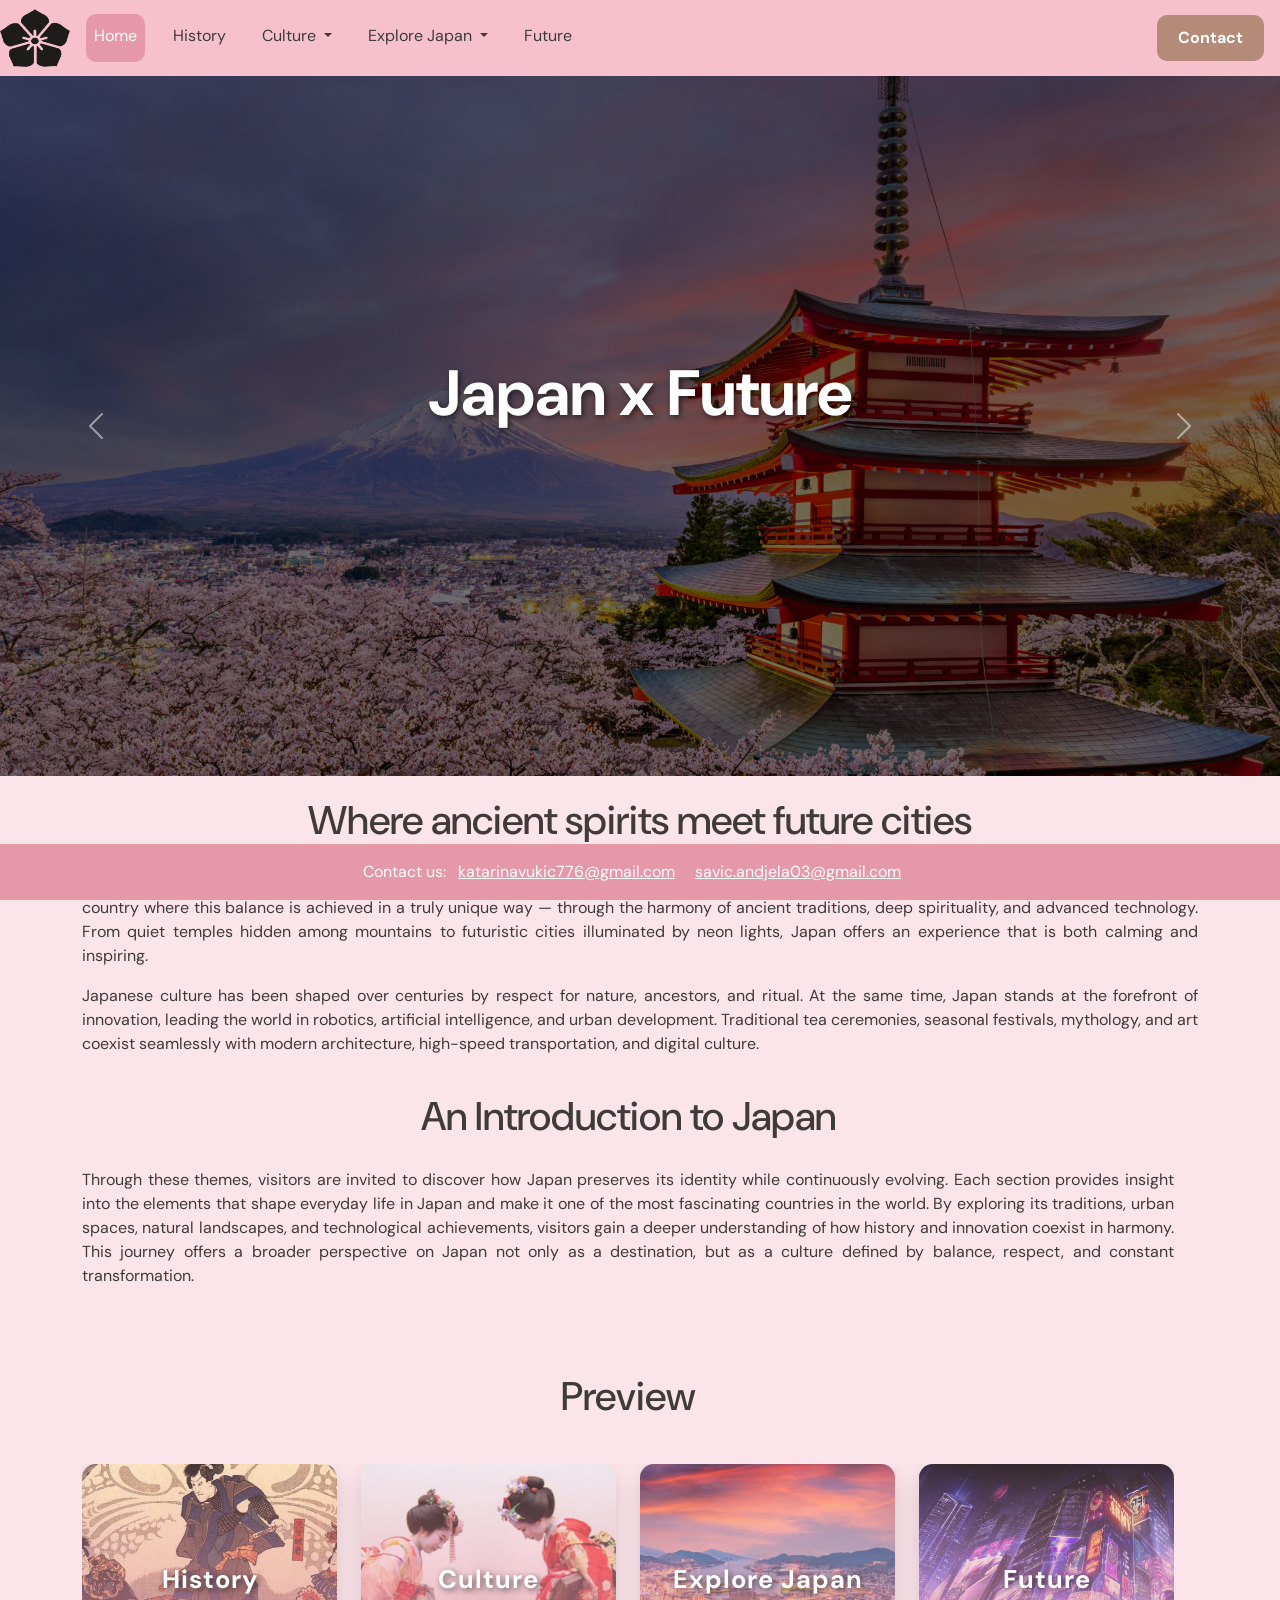
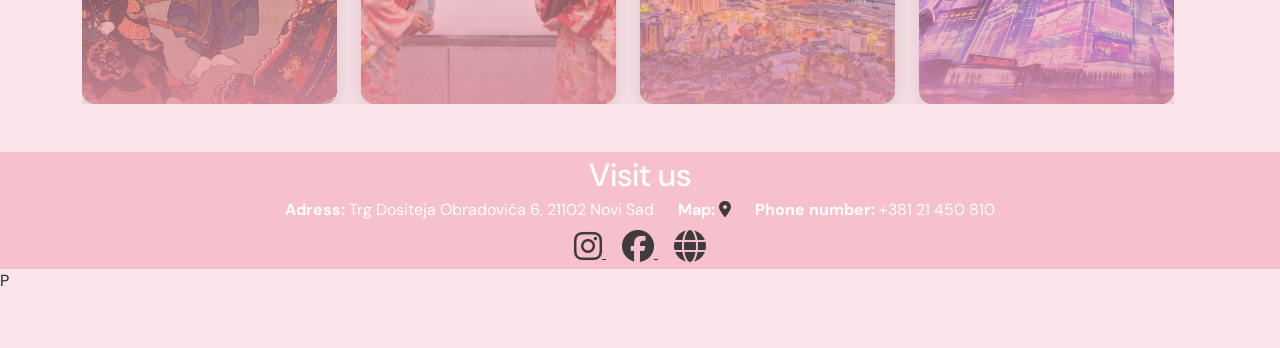
<file: index.html>
<!-- AI 7/2023 Katarina Vukic AI AI52/2022 Andjela Savic -->
  <!-- Animacija u inženjerstvu -->
  <!-- Predmetni projekat Web Dizajn -->

  <!DOCTYPE html>
  <html lang="en">

  <head>

    <meta charset="UTF-8">
    <meta http-equiv="X-UA-Compatible" content="IE=edge">
    <meta name="viewport" content="width=device-width, initial-scale=1.0">
    <link href="files/bootstrap-5.3.3/css/bootstrap.css" rel="stylesheet">
    <link href="https://cdn.jsdelivr.net/npm/bootstrap@5.3.3/dist/css/bootstrap.min.css" rel="stylesheet">
    <link href="files/style.css" rel="stylesheet">
    <link rel="stylesheet" href="https://cdnjs.cloudflare.com/ajax/libs/font-awesome/6.4.0/css/all.min.css">
    <link href="https://fonts.googleapis.com/css2?family=DM+Sans:wght@400;500;700&display=swap" rel="stylesheet">
    <title>Japan x future</title>
    <link rel="icon" type="image/png" href="images/logo0.png">

  </head>

  <body>

    <!-- Nav bar -->

    <nav class="navbar navbar-expand-lg sticky-top">
    <!-- Logo -->
      <a class="navbar1-logo ms-6" href="index.html">
        <img src="images/logo.png" width="70" height="60" alt="Logo">
      </a>

      <!-- Toggle button za hamburger -->
      <button class="navbar-toggler me-3" type="button" data-bs-toggle="collapse" data-bs-target="#navbarContent"
        aria-controls="navbarContent" aria-expanded="false" aria-label="Toggle navigation">
        <span class="navbar-toggler-icon"></span>
      </button>

      <!-- Meni stavke -->
      <div class="collapse navbar-collapse" id="navbarContent">
        <ul class="navbar-nav ps-3">
          <li class="nav-item">
            <a class="nav-link" href="index.html">Home</a>
          </li>
          <li class="nav-item">
            <a class="nav-link" href="history.html">History</a>
          </li>
      

          <li class="nav-item dropdown">
            <a class="nav-link dropdown-toggle" href="#" id="meniDropdown" role="button" data-bs-toggle="dropdown" aria-expanded="false">
              Culture
            </a>
            <ul class="dropdown-menu" aria-labelledby="meniDropdown">
              <li><a class="dropdown-item" href="tradition.html">Tradition</a></li>
              <li><a class="dropdown-item" href="mythology.html">Mythology</a></li>
              <li><a class="dropdown-item" href="popculture.html">Pop culture</a></li>
              <li><a class="dropdown-item" href="anime.html">Anime/Manga</a></li>

            </ul>
          </li>


          <li class="nav-item dropdown">
            <a class="nav-link dropdown-toggle" href="#" id="meniDropdown" role="button" data-bs-toggle="dropdown" aria-expanded="false">
              Explore Japan
            </a>
            <ul class="dropdown-menu" aria-labelledby="meniDropdown">
              <li><a class="dropdown-item" href="tourism.html">Tourism</a></li>
              <li><a class="dropdown-item" href="food.html">Food</a></li>
              <li><a class="dropdown-item" href="cities.html">Cities</a></li>
              <li><a class="dropdown-item" href="nature.html">Nature</a></li>

            </ul>
          </li>

           <li class="nav-item">
            <a class="nav-link" href="future.html">Future</a>
          </li>
    
        </ul>

        <a href="kontakt.html" class="btn custom-btn ms-auto me-3">Contact</a>

      </div>
    </nav>

    <!-- Slideshow -->

    <div class="slideshow">

        <h1 class="slideshow-text">Japan x Future</h1>

        <div id="featuredCarousel" class="carousel slide carousel-fade" data-bs-ride="carousel" data-bs-interval="3000">
            <div class="carousel-inner">
                <div class="carousel-item">
                    <img src="images/slika1.jpg" class="d-block w-100" alt="Slika 1">
                </div>
                <div class="carousel-item active">
                    <img src="images/slika2.jpg" class="d-block w-100" alt="Slika 2">
                </div>
                <div class="carousel-item">
                    <img src="images/slika3.jpeg" class="d-block w-100" alt="Slika 3">
                </div>
            </div>

            <!-- Strelice -->
            <button class="carousel-control-prev" type="button" data-bs-target="#featuredCarousel" data-bs-slide="prev">
                <span class="carousel-control-prev-icon" aria-hidden="true"></span>
                <span class="visually-hidden">Previous</span>
            </button>
            <button class="carousel-control-next" type="button" data-bs-target="#featuredCarousel" data-bs-slide="next">
                <span class="carousel-control-next-icon" aria-hidden="true"></span>
                <span class="visually-hidden">Next</span>
            </button>
        </div>

    </div>

    <!-- Tekst -->

    <main class="container">

        <div class="row">
          <div class="col-md-12"> 
            <h1>Where ancient spirits meet future cities</h1>
            <p>Sometimes we all need to step away from the fast pace of modern life and reconnect with places that offer balance, peace, and inspiration. Japan is a country where this balance is achieved in a truly unique way — through the harmony of ancient traditions, deep spirituality, and advanced technology. From quiet temples hidden among mountains to futuristic cities illuminated by neon lights, Japan offers an experience that is both calming and inspiring.</p>
            <p>Japanese culture has been shaped over centuries by respect for nature, ancestors, and ritual. At the same time, Japan stands at the forefront of innovation, leading the world in robotics, artificial intelligence, and urban development. Traditional tea ceremonies, seasonal festivals, mythology, and art coexist seamlessly with modern architecture, high-speed transportation, and digital culture.</p>

          </div>

  <div class="row">
          <div class="col-md-12"> 
            <h1>An Introduction to Japan</h1>
            <p>Through these themes, visitors are invited to discover how Japan preserves its identity while continuously evolving. Each section provides insight into the elements that shape everyday life in Japan and make it one of the most fascinating countries in the world. By exploring its traditions, urban spaces, natural landscapes, and technological achievements, visitors gain a deeper understanding of how history and innovation coexist in harmony. This journey offers a broader perspective on Japan not only as a destination, but as a culture defined by balance, respect, and constant transformation.</p>
       

          </div> <!-- slideshow -->

  <!-- O CEMU CU PRICATI / PREVIEW -->
  <section class="container my-5">

  <h1 class="text-center mb-4">Preview</h1>

  <div id="topicsCarousel" class="carousel slide" data-bs-ride="false">
    <div class="carousel-inner">

      <div class="carousel-item active">
        <div class="row g-4">

          <div class="col-md-3">
            <div class="topic-card">
              <img src="images/history.jpg" alt="History of Japan">
              <div class="topic-overlay">
                <h3>History</h3>
              </div>
            </div>
          </div>

          <div class="col-md-3">
            <div class="topic-card">
              <img src="images/culture.jpg" alt="Japanese cities">
              <div class="topic-overlay">
                <h3>Culture</h3>
              </div>
            </div>
          </div>

          <div class="col-md-3">
            <div class="topic-card">
              <img src="images/japanexp.jpg" alt="Nature of Japan">
              <div class="topic-overlay">
                <h3>Explore Japan</h3>
              </div>
            </div>
          </div>

          <div class="col-md-3">
            <div class="topic-card">
              <img src="images/future.jpg" alt="Japanese food">
              <div class="topic-overlay">
                <h3>Future</h3>
              </div>
            </div>
          </div>

        </div>
      </div>

    </div>
  </div>
  </section>

  <!-- Tekst -->
  <main class="container">


    </div>

    </main>

    <!-- Kontakt banner -->
    <section class="contact-banner py-1 text-white">
      <div class="container text-center">
        <h2 class="mb-1">Visit us</h2>
        <div class="contact-info d-flex justify-content-center gap-4 flex-wrap">
          <span><b>Adress: </b>Trg Dositeja Obradovića 6, 21102 Novi Sad</span>
          <div><b>Map: </b>
            <a href="https://www.google.com/maps/place/Fakultet+tehničkih+nauka/@45.2465828,19.8514187,17z" 
     target="_blank" 
     class="map-link">
    <i class="fas fa-map-marker-alt"></i> 
  </a>
          </div>
          <span><b>Phone number: </b>+381 21 450 810</span>
        </div>
        <div class="social-icons mt-2">
          <a href="https://www.instagram.com/ftn_ns/" target="_blank" class="me-3">
            <i class="fab fa-instagram fa-2x"></i>
          </a>
          <a href="https://www.facebook.com/ftn.ns/" target="_blank" class="me-3">
            <i class="fab fa-facebook fa-2x"></i>
          </a>
          <a href="https://www.ftn.uns.ac.rs/" target="_blank">
            <i class="fas fa-globe fa-2x"></i>
          </a>
        </div>
      </div>
    </section>

    <!--  Footer -->

    <footer class="footer1 py-3 fixed-bottom">
        <div class="container text-center">
          <div class="row g-0">
            <div class="col-md-12 me-3">
              <span class="me-2">Contact us:</span>
            <a href="mailto:katarinavukic776@gmail.com" class="text-white me-3">katarinavukic776@gmail.com</a>
              <a href="savic.andjela03@gmail.com" class="text-white me-3">savic.andjela03@gmail.com</a>
            </div>
          </div>
        </div>
    </footer>

    <script>
    document.addEventListener("DOMContentLoaded", function() {
        const navLinks = document.querySelectorAll(".navbar .nav-link");
        const currentPage = window.location.pathname.split("/").pop() || "index.html";

        navLinks.forEach(link => {
            const linkPage = link.getAttribute("href");
            if(linkPage === currentPage){
                link.classList.add("active");
            }
        });
    });
    </script>

    <script src="https://cdn.jsdelivr.net/npm/bootstrap@5.3.3/dist/js/bootstrap.bundle.min.js"></script>

  </body>

  </html>P
</file>
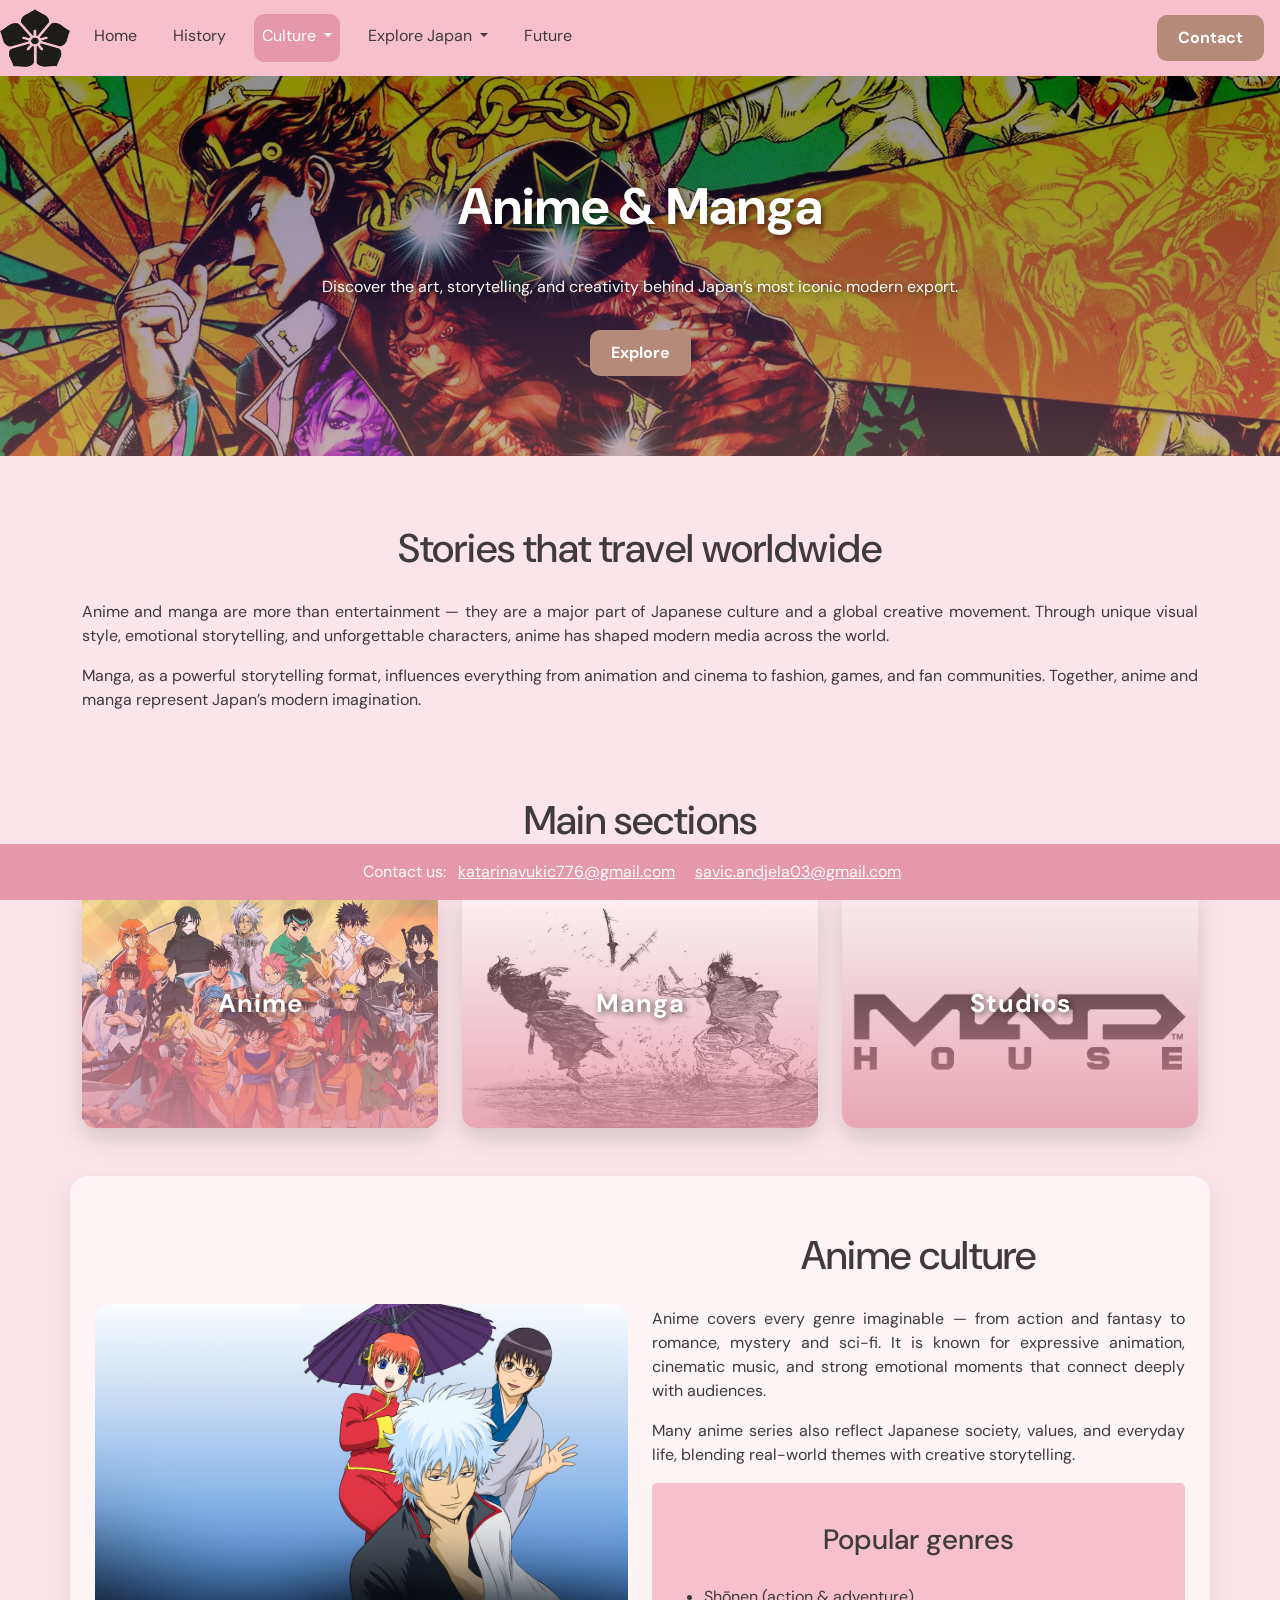
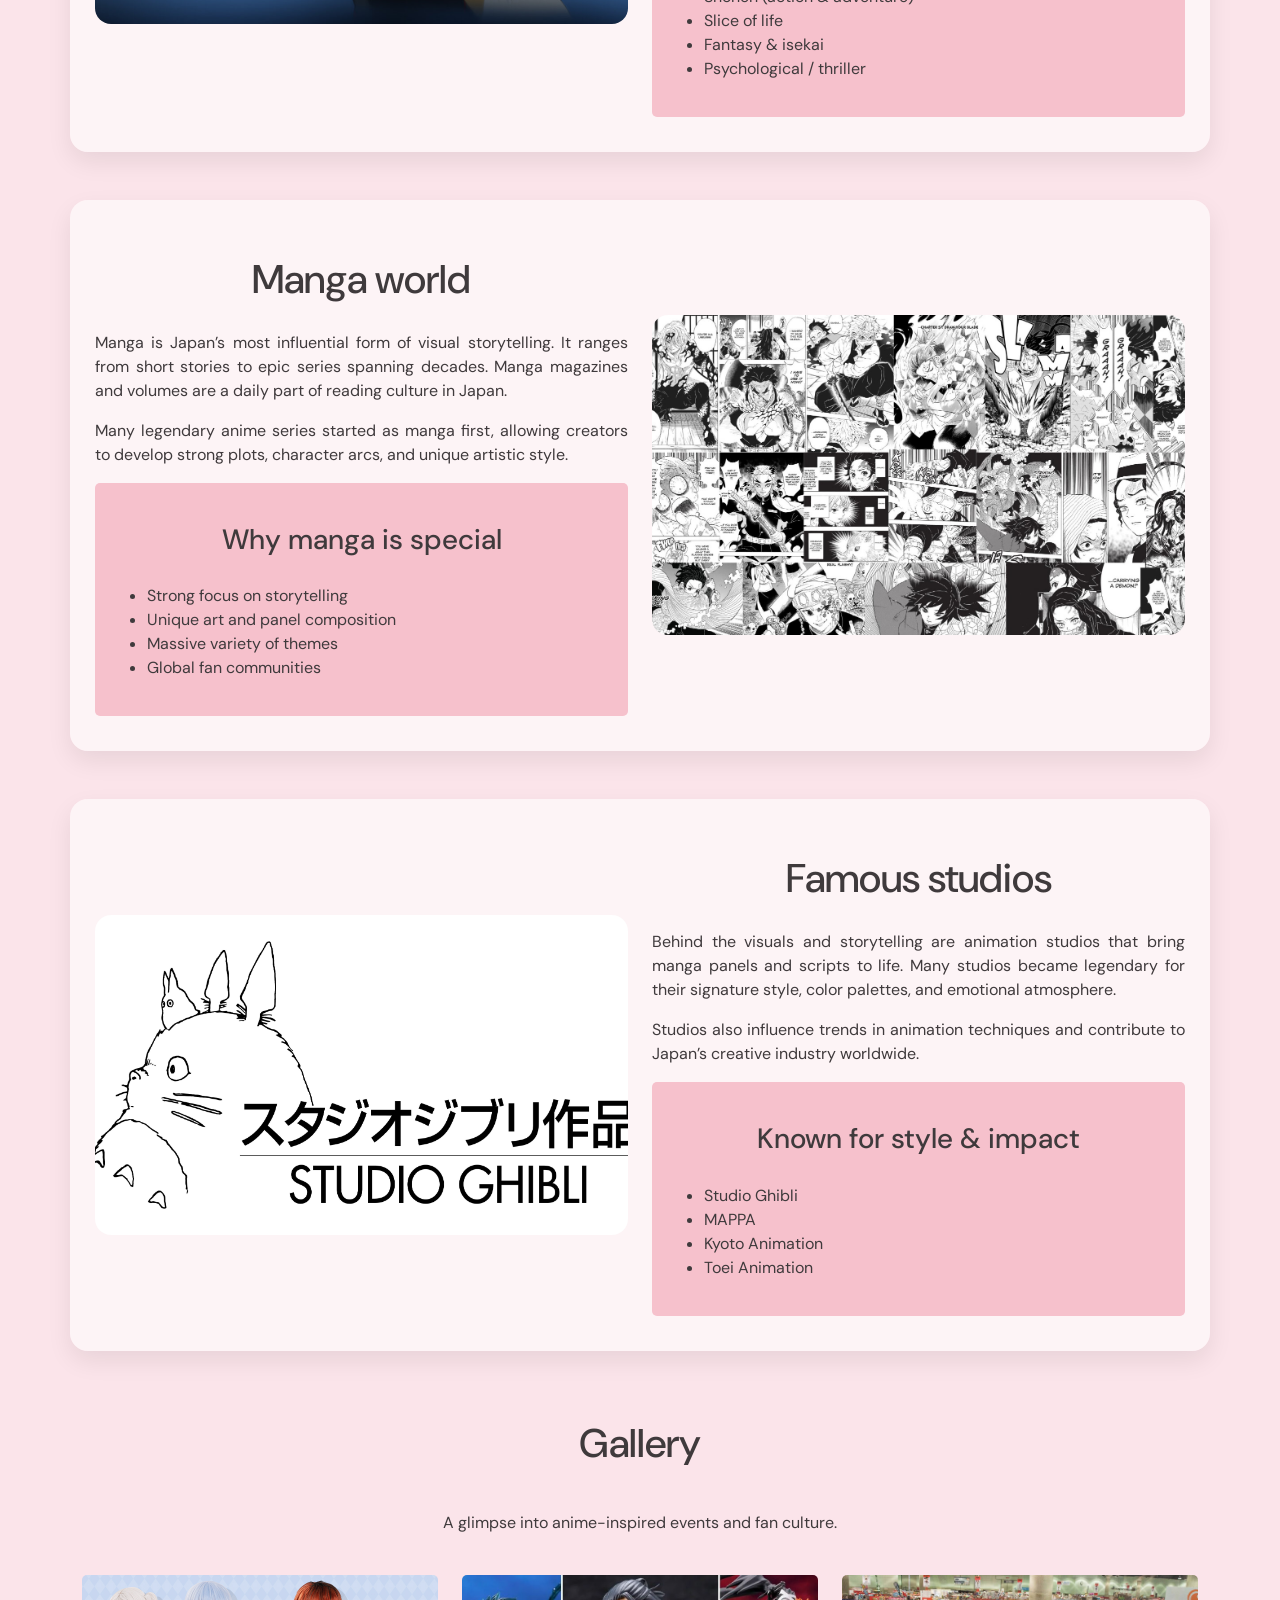
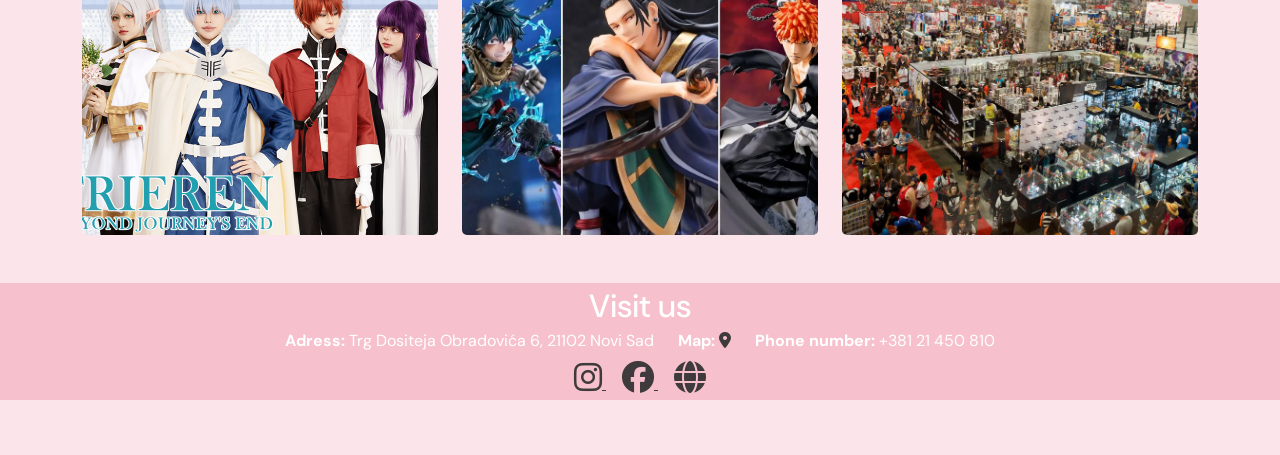
<file: anime.html>
<!-- AI 7/2023 Katarina Vukic AI AI52/2022 Andjela Savic -->
<!-- Animacija u inženjerstvu -->
<!-- Predmetni projekat Web Dizajn -->

<!DOCTYPE html>
<html lang="en">

<head>
  <meta charset="UTF-8">
  <meta http-equiv="X-UA-Compatible" content="IE=edge">
  <meta name="viewport" content="width=device-width, initial-scale=1.0">

  <link href="files/bootstrap-5.3.3/css/bootstrap.css" rel="stylesheet">
  <link href="https://cdn.jsdelivr.net/npm/bootstrap@5.3.3/dist/css/bootstrap.min.css" rel="stylesheet">
  <link href="files/style.css" rel="stylesheet">

  <link rel="stylesheet" href="https://cdnjs.cloudflare.com/ajax/libs/font-awesome/6.4.0/css/all.min.css">
  <link href="https://fonts.googleapis.com/css2?family=DM+Sans:wght@400;500;700&display=swap" rel="stylesheet">

  <title>Japan x Anime & Manga</title>
  <link rel="icon" type="image/png" href="images/logo0.png">
</head>

<body>

  <!-- NAVBAR -->
  <nav class="navbar navbar-expand-lg sticky-top">

    <a class="navbar1-logo ms-6" href="index.html">
      <img src="images/logo.png" width="70" height="60" alt="Logo">
    </a>

    <button class="navbar-toggler me-3" type="button" data-bs-toggle="collapse" data-bs-target="#navbarContent"
      aria-controls="navbarContent" aria-expanded="false" aria-label="Toggle navigation">
      <span class="navbar-toggler-icon"></span>
    </button>

    <div class="collapse navbar-collapse" id="navbarContent">
      <ul class="navbar-nav ps-3">

        <li class="nav-item">
          <a class="nav-link" href="index.html">Home</a>
        </li>

        <li class="nav-item">
          <a class="nav-link" href="history.html">History</a>
        </li>

        <li class="nav-item dropdown">
          <a class="nav-link dropdown-toggle active" href="#" id="meniDropdown" role="button" data-bs-toggle="dropdown"
            aria-expanded="false">
            Culture
          </a>
          <ul class="dropdown-menu" aria-labelledby="meniDropdown">
            <li><a class="dropdown-item" href="tradition.html">Tradition</a></li>
            <li><a class="dropdown-item" href="mythology.html">Mythology</a></li>
            <li><a class="dropdown-item" href="popculture.html">Pop culture</a></li>
            <li><a class="dropdown-item active" href="anime.html">Anime/Manga</a></li>
          </ul>
        </li>

        <li class="nav-item dropdown">
          <a class="nav-link dropdown-toggle" href="#" id="meniDropdown2" role="button" data-bs-toggle="dropdown"
            aria-expanded="false">
            Explore Japan
          </a>
          <ul class="dropdown-menu" aria-labelledby="meniDropdown2">
            <li><a class="dropdown-item" href="tourism.html">Tourism</a></li>
            <li><a class="dropdown-item" href="food.html">Food</a></li>
            <li><a class="dropdown-item" href="cities.html">Cities</a></li>
            <li><a class="dropdown-item" href="nature.html">Nature</a></li>
          </ul>
        </li>

        <li class="nav-item">
          <a class="nav-link" href="future.html">Future</a>
        </li>

      </ul>

      <a href="kontakt.html" class="btn custom-btn ms-auto me-3">Contact</a>
    </div>
  </nav>

  <!-- HERO -->
  <header class="anime-hero">
    <img src="images/anime-banner.jpg" alt="Anime & Manga" class="anime-hero-img">
    <div class="anime-hero-overlay"></div>

    <div class="container anime-hero-content">
      <h1 class="anime-hero-title">Anime & Manga</h1>
      <p class="anime-hero-subtitle">
        Discover the art, storytelling, and creativity behind Japan’s most iconic modern export.
      </p>
      <a href="#anime-start" class="btn custom-btn anime-hero-btn">Explore</a>
    </div>
  </header>

  <!-- INTRO -->
  <main id="anime-start" class="container my-5">
    <div class="row">
      <div class="col-md-12">
        <h1>Stories that travel worldwide</h1>
        <p>
          Anime and manga are more than entertainment — they are a major part of Japanese culture and a global creative
          movement. Through unique visual style, emotional storytelling, and unforgettable characters, anime has shaped
          modern media across the world.
        </p>
        <p>
          Manga, as a powerful storytelling format, influences everything from animation and cinema to fashion, games,
          and fan communities. Together, anime and manga represent Japan’s modern imagination.
        </p>
      </div>
    </div>
  </main>

  <!-- 3 CARDS -->
  <section class="container my-5">
    <h1 class="text-center mb-4">Main sections</h1>

    <div class="row g-4">

      <div class="col-md-4">
        <a href="#anime" class="anime-link-card">
          <div class="topic-card anime-topic-card">
            <img src="images/anime-card.jpg" alt="Anime">
            <div class="topic-overlay">
              <h3>Anime</h3>
            </div>
          </div>
        </a>
      </div>

      <div class="col-md-4">
        <a href="#manga" class="anime-link-card">
          <div class="topic-card anime-topic-card">
            <img src="images/manga-card.jpg" alt="Manga">
            <div class="topic-overlay">
              <h3>Manga</h3>
            </div>
          </div>
        </a>
      </div>

      <div class="col-md-4">
        <a href="#studios" class="anime-link-card">
          <div class="topic-card anime-topic-card">
            <img src="images/studio-card.jpg" alt="Studios">
            <div class="topic-overlay">
              <h3>Studios</h3>
            </div>
          </div>
        </a>
      </div>

    </div>
  </section>

  <!-- BIG SECTION 1 -->
  <section id="anime" class="container my-5 anime-soft-box">
    <div class="row g-4 align-items-center">
      <div class="col-md-6">
        <img src="images/anime.jpg" class="img-fluid anime-big-img" alt="Anime culture">
      </div>

      <div class="col-md-6">
        <h1>Anime culture</h1>
        <p>
          Anime covers every genre imaginable — from action and fantasy to romance, mystery and sci-fi. It is known for
          expressive animation, cinematic music, and strong emotional moments that connect deeply with audiences.
        </p>
        <p>
          Many anime series also reflect Japanese society, values, and everyday life, blending real-world themes with
          creative storytelling.
        </p>

        <div class="info-sidebar">
          <h3>Popular genres</h3>
          <ul class="list">
            <li>Shōnen (action & adventure)</li>
            <li>Slice of life</li>
            <li>Fantasy & isekai</li>
            <li>Psychological / thriller</li>
          </ul>
        </div>
      </div>
    </div>
  </section>

  <!-- BIG SECTION 2 -->
  <section id="manga" class="container my-5 anime-soft-box">
    <div class="row g-4 align-items-center flex-md-row-reverse">
      <div class="col-md-6">
        <img src="images/manga.jpg" class="img-fluid anime-big-img" alt="Manga panels">
      </div>

      <div class="col-md-6">
        <h1>Manga world</h1>
        <p>
          Manga is Japan’s most influential form of visual storytelling. It ranges from short stories to epic series
          spanning decades. Manga magazines and volumes are a daily part of reading culture in Japan.
        </p>
        <p>
          Many legendary anime series started as manga first, allowing creators to develop strong plots, character arcs,
          and unique artistic style.
        </p>

        <div class="info-sidebar">
          <h3>Why manga is special</h3>
          <ul class="list">
            <li>Strong focus on storytelling</li>
            <li>Unique art and panel composition</li>
            <li>Massive variety of themes</li>
            <li>Global fan communities</li>
          </ul>
        </div>
      </div>
    </div>
  </section>

  <!-- BIG SECTION 3 -->
  <section id="studios" class="container my-5 anime-soft-box">
    <div class="row g-4 align-items-center">
      <div class="col-md-6">
        <img src="images/studios.jpg" class="img-fluid anime-big-img" alt="Anime studio">
      </div>

      <div class="col-md-6">
        <h1>Famous studios</h1>
        <p>
          Behind the visuals and storytelling are animation studios that bring manga panels and scripts to life. Many
          studios became legendary for their signature style, color palettes, and emotional atmosphere.
        </p>
        <p>
          Studios also influence trends in animation techniques and contribute to Japan’s creative industry worldwide.
        </p>

        <div class="info-sidebar">
          <h3>Known for style & impact</h3>
          <ul class="list">
            <li>Studio Ghibli</li>
            <li>MAPPA</li>
            <li>Kyoto Animation</li>
            <li>Toei Animation</li>
          </ul>
        </div>
      </div>
    </div>
  </section>

  <!-- GALLERY -->
  <section class="container my-5">
    <h1 class="text-center mb-4">Gallery</h1>
    <p class="text-center" style="color:#3F3A3C;">
      A glimpse into anime-inspired events and fan culture.
    </p>

    <div class="row g-4 mt-2">
      <div class="col-md-4">
        <img src="images/anime-cosplay.jpg" alt="Cosplay" class="gallery-img">
      </div>
      <div class="col-md-4">
        <img src="images/anime-figures.jpg" alt="Figures" class="gallery-img">
      </div>
      <div class="col-md-4">
        <img src="images/anime-convention.jpg" alt="Convention" class="gallery-img">
      </div>
    </div>
  </section>

    <!-- Kontakt banner -->
    <section class="contact-banner py-1 text-white">
      <div class="container text-center">
        <h2 class="mb-1">Visit us</h2>
        <div class="contact-info d-flex justify-content-center gap-4 flex-wrap">
          <span><b>Adress: </b>Trg Dositeja Obradovića 6, 21102 Novi Sad</span>
          <div><b>Map: </b>
            <a href="https://www.google.com/maps/place/Fakultet+tehničkih+nauka/@45.2465828,19.8514187,17z" 
     target="_blank" 
     class="map-link">
    <i class="fas fa-map-marker-alt"></i> 
  </a>
          </div>
          <span><b>Phone number: </b>+381 21 450 810</span>
        </div>
        <div class="social-icons mt-2">
          <a href="https://www.instagram.com/ftn_ns/" target="_blank" class="me-3">
            <i class="fab fa-instagram fa-2x"></i>
          </a>
          <a href="https://www.facebook.com/ftn.ns/" target="_blank" class="me-3">
            <i class="fab fa-facebook fa-2x"></i>
          </a>
          <a href="https://www.ftn.uns.ac.rs/" target="_blank">
            <i class="fas fa-globe fa-2x"></i>
          </a>
        </div>
      </div>
    </section>

  <!-- Footer -->
    <footer class="footer1 py-3 fixed-bottom">
        <div class="container text-center">
          <div class="row g-0">
            <div class="col-md-12 me-3">
              <span class="me-2">Contact us:</span>
            <a href="mailto:katarinavukic776@gmail.com" class="text-white me-3">katarinavukic776@gmail.com</a>
              <a href="savic.andjela03@gmail.com" class="text-white me-3">savic.andjela03@gmail.com</a>
            </div>
          </div>
        </div>
    </footer>

    <script>
    document.addEventListener("DOMContentLoaded", function() {
        const navLinks = document.querySelectorAll(".navbar .nav-link");
        const currentPage = window.location.pathname.split("/").pop() || "index.html";

        navLinks.forEach(link => {
            const linkPage = link.getAttribute("href");
            if(linkPage === currentPage){
                link.classList.add("active");
            }
        });
    });
    </script>

  <script src="https://cdn.jsdelivr.net/npm/bootstrap@5.3.3/dist/js/bootstrap.bundle.min.js"></script>

</body>

</html>
</file>
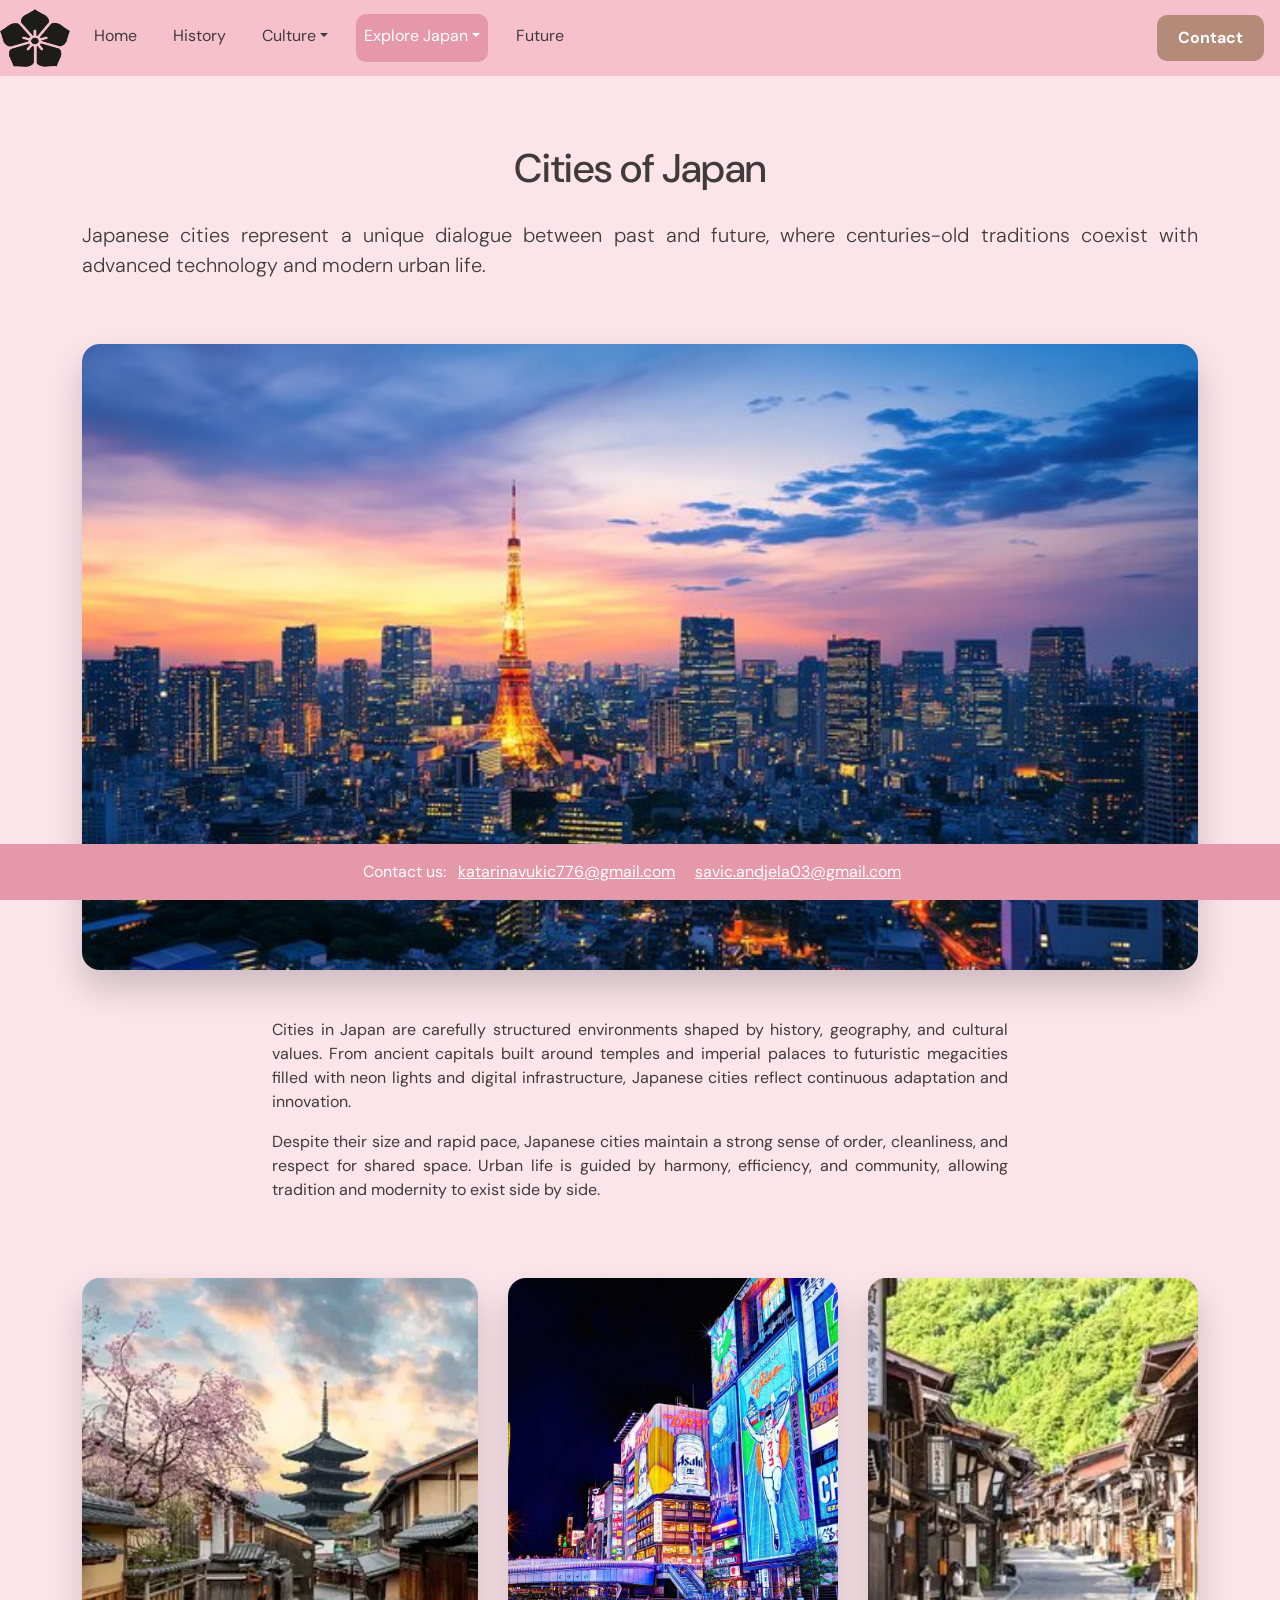
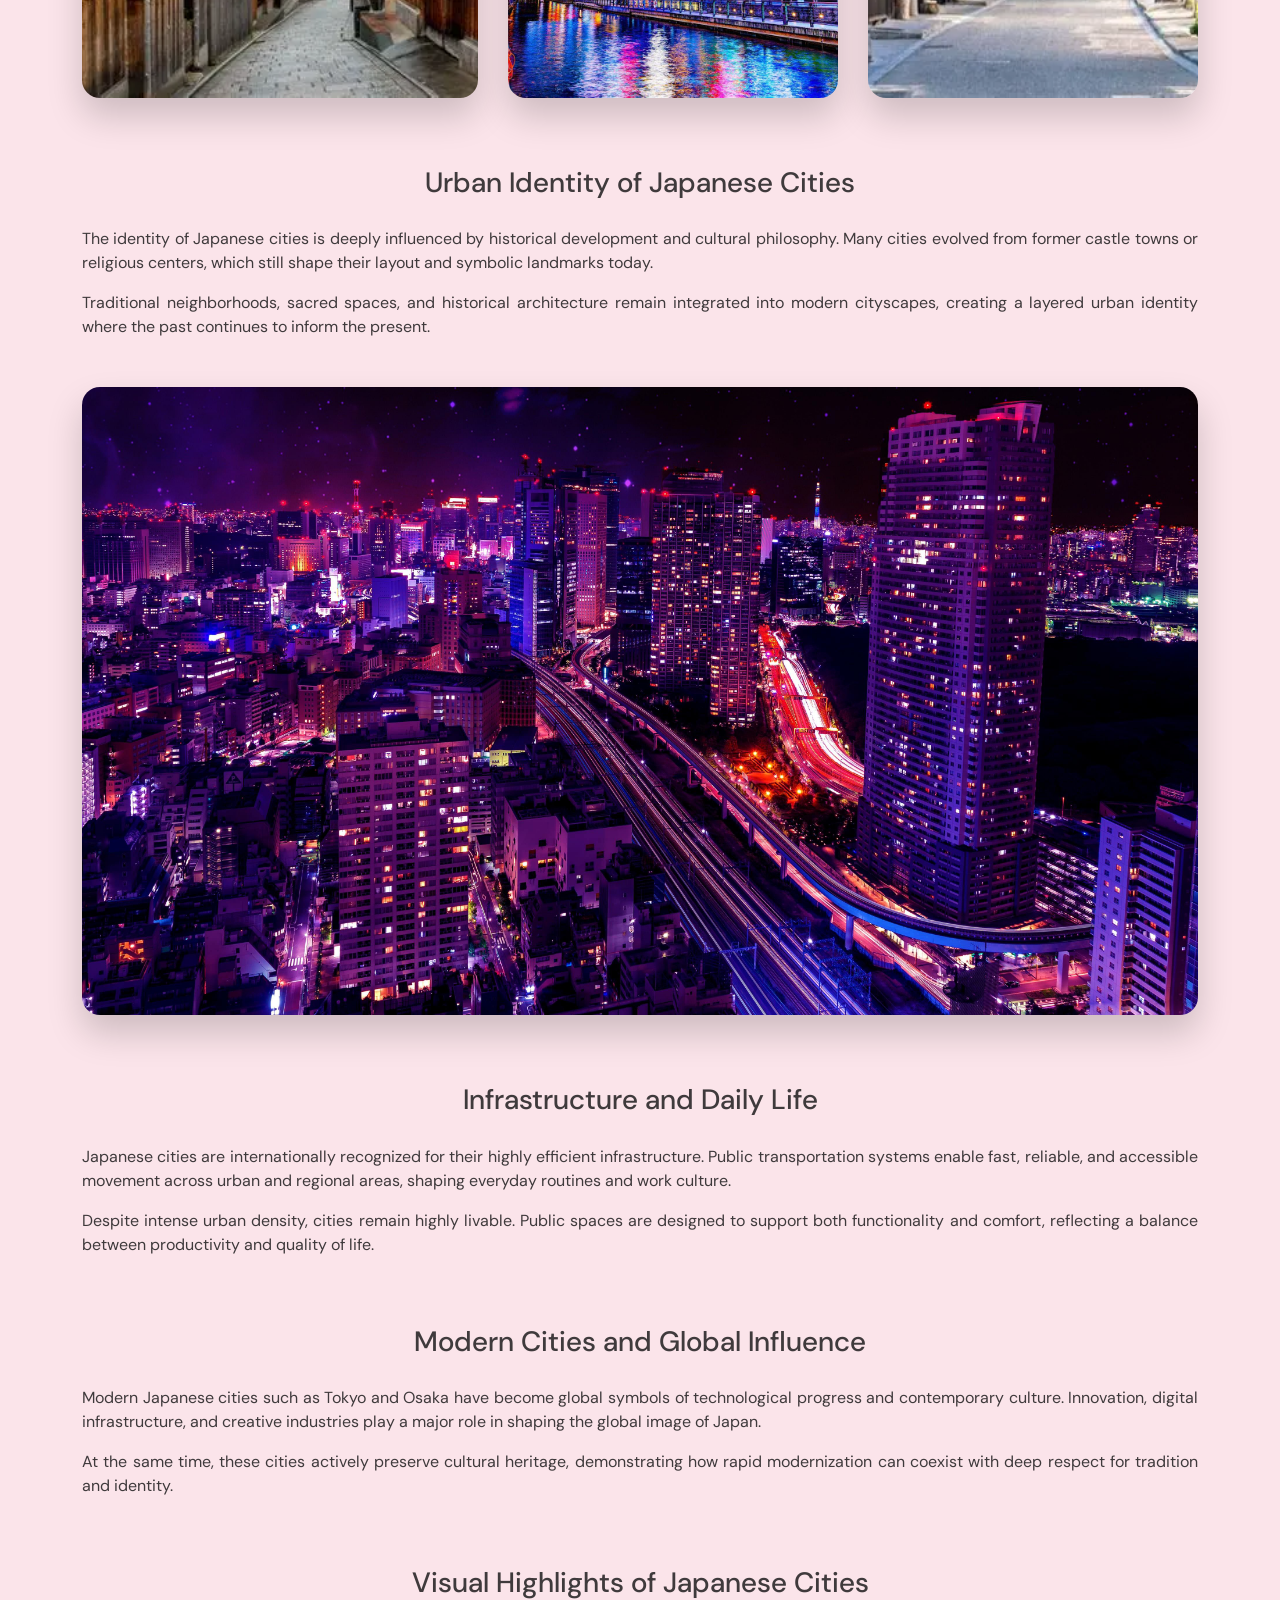
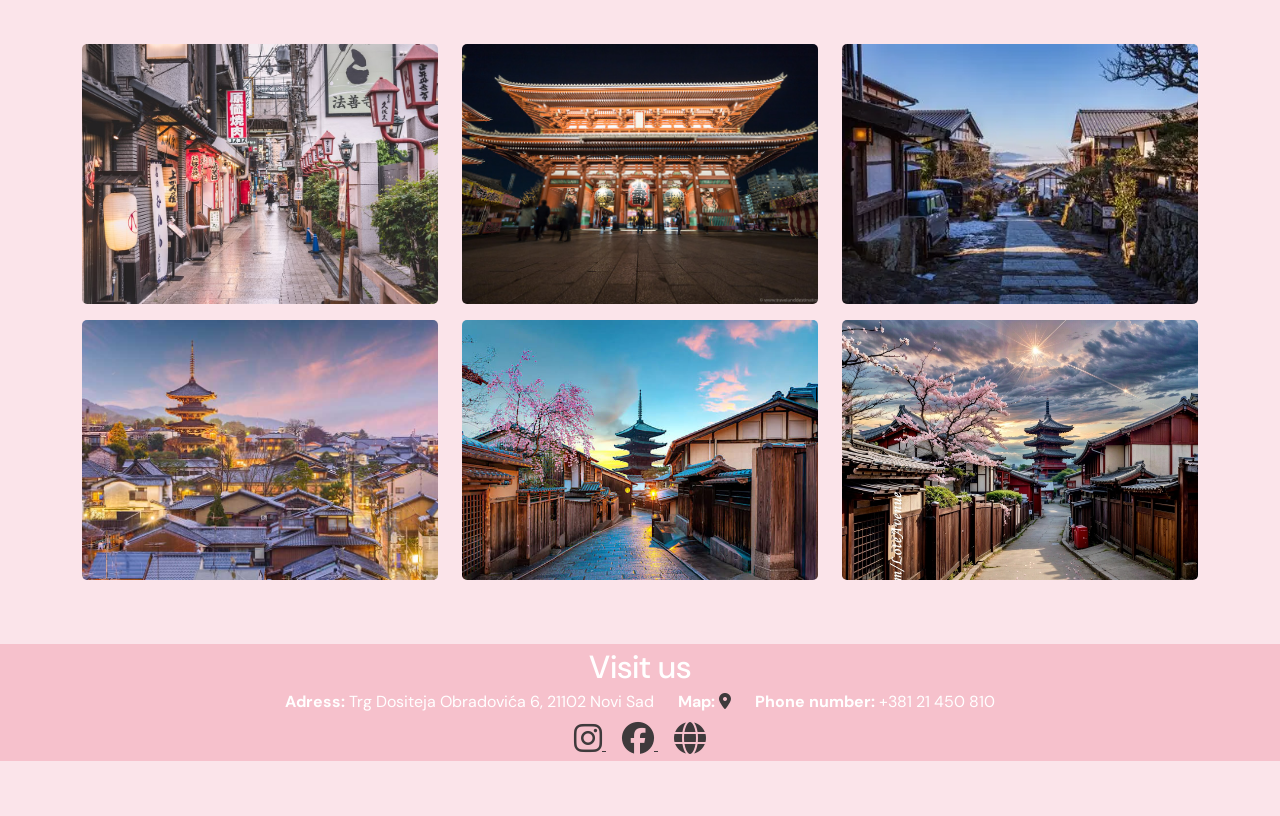
<file: cities.html>
<!-- AI 7/2023 Katarina Vukic AI AI52/2022 Andjela Savic -->
<!-- Animacija u inženjerstvu -->
<!-- Predmetni projekat Web Dizajn -->

<!DOCTYPE html>
<html lang="en">
  <head>
    <meta charset="UTF-8">
    <meta http-equiv="X-UA-Compatible" content="IE=edge">
    <meta name="viewport" content="width=device-width, initial-scale=1.0">
    <link href="files/bootstrap-5.3.3/css/bootstrap.css" rel="stylesheet">
    <link href="https://cdn.jsdelivr.net/npm/bootstrap@5.3.3/dist/css/bootstrap.min.css" rel="stylesheet">
    <link href="files/style.css" rel="stylesheet">
    <link rel="stylesheet" href="https://cdnjs.cloudflare.com/ajax/libs/font-awesome/6.4.0/css/all.min.css">
    <link href="https://fonts.googleapis.com/css2?family=DM+Sans:wght@400;500;700&display=swap" rel="stylesheet">
    <title>Japan x future - Cities</title>
    <link rel="icon" type="image/png" href="images/logo0.png">

  </head>

<body>

<!-- NAVBAR -->
<nav class="navbar navbar-expand-lg sticky-top">
  <a class="navbar1-logo ms-6" href="index.html">
    <img src="images/logo.png" width="70" height="60" alt="Logo">
  </a>

  <button class="navbar-toggler me-3" type="button" data-bs-toggle="collapse" data-bs-target="#navbarContent">
    <span class="navbar-toggler-icon"></span>
  </button>

  <div class="collapse navbar-collapse" id="navbarContent">
    <ul class="navbar-nav ps-3">
      <li class="nav-item"><a class="nav-link" href="index.html">Home</a></li>
      <li class="nav-item"><a class="nav-link" href="history.html">History</a></li>

      <li class="nav-item dropdown">
        <a class="nav-link dropdown-toggle" href="#" data-bs-toggle="dropdown">Culture</a>
        <ul class="dropdown-menu">
          <li><a class="dropdown-item" href="tradition.html">Tradition</a></li>
          <li><a class="dropdown-item" href="mythology.html">Mythology</a></li>
          <li><a class="dropdown-item" href="popculture.html">Pop Culture</a></li>
          <li><a class="dropdown-item" href="anime.html">Anime & Manga</a></li>
        </ul>
      </li>

      <li class="nav-item dropdown">
        <a class="nav-link dropdown-toggle active" href="#" data-bs-toggle="dropdown">Explore Japan</a>
        <ul class="dropdown-menu">
          <li><a class="dropdown-item" href="tourism.html">Tourism</a></li>
          <li><a class="dropdown-item" href="food.html">Food</a></li>
          <li><a class="dropdown-item active" href="cities.html">Cities</a></li>
          <li><a class="dropdown-item" href="nature.html">Nature</a></li>
        </ul>
      </li>

      <li class="nav-item"><a class="nav-link" href="future.html">Future</a></li>
    </ul>

    <a href="kontakt.html" class="btn custom-btn ms-auto me-3">Contact</a>
  </div>
</nav>

<!-- MAIN CONTENT -->
<main class="container my-5">

  <!-- TITLE -->
  <section class="row mb-5 text-center">
    <div class="col-12">
      <h1>Cities of Japan</h1>
      <p class="lead">
        Japanese cities represent a unique dialogue between past and future,
        where centuries-old traditions coexist with advanced technology and
        modern urban life.
      </p>
    </div>
  </section>

  <!-- HERO IMAGE -->
  <section class="mb-5">
    <div class="tourism-img large">
      <img src="images/japancity1.jpg" alt="Tokyo skyline">
    </div>
  </section>

  <!-- INTRO TEXT -->
  <section class="row mb-5 justify-content-center">
    <div class="col-md-8 text-center">
      <p>
        Cities in Japan are carefully structured environments shaped by history,
        geography, and cultural values. From ancient capitals built around
        temples and imperial palaces to futuristic megacities filled with neon
        lights and digital infrastructure, Japanese cities reflect continuous
        adaptation and innovation.
      </p>
      <p>
        Despite their size and rapid pace, Japanese cities maintain a strong
        sense of order, cleanliness, and respect for shared space. Urban life is
        guided by harmony, efficiency, and community, allowing tradition and
        modernity to exist side by side.
      </p>
    </div>
  </section>

  <!-- IMAGE GRID -->
  <section class="tourism-gallery mb-5">
    <div class="tourism-img small">
      <img src="images/japancity2.jpg" alt="Kyoto street">
    </div>
    <div class="tourism-img large">
      <img src="images/japancity3.jpg" alt="Osaka city lights">
    </div>
    <div class="tourism-img small">
      <img src="images/japancity4.jpg" alt="Traditional neighborhood">
    </div>
  </section>

  <!-- CONTENT SECTION 1 -->
  <section class="mb-5">
    <h3>Urban Identity of Japanese Cities</h3>
    <p>
      The identity of Japanese cities is deeply influenced by historical
      development and cultural philosophy. Many cities evolved from former
      castle towns or religious centers, which still shape their layout and
      symbolic landmarks today.
    </p>
    <p>
      Traditional neighborhoods, sacred spaces, and historical architecture
      remain integrated into modern cityscapes, creating a layered urban
      identity where the past continues to inform the present.
    </p>
  </section>

  <!-- FULL WIDTH IMAGE -->
  <section class="mb-5">
    <div class="tourism-img large">
      <img src="images/japancity5.jpg" alt="Japanese city at night">
    </div>
  </section>

  <!-- CONTENT SECTION 2 -->
  <section class="mb-5">
    <h3>Infrastructure and Daily Life</h3>
    <p>
      Japanese cities are internationally recognized for their highly efficient
      infrastructure. Public transportation systems enable fast, reliable, and
      accessible movement across urban and regional areas, shaping everyday
      routines and work culture.
    </p>
    <p>
      Despite intense urban density, cities remain highly livable. Public
      spaces are designed to support both functionality and comfort, reflecting
      a balance between productivity and quality of life.
    </p>
  </section>

  <!-- CONTENT SECTION 3 -->
  <section class="mb-5">
    <h3>Modern Cities and Global Influence</h3>
    <p>
      Modern Japanese cities such as Tokyo and Osaka have become global symbols
      of technological progress and contemporary culture. Innovation, digital
      infrastructure, and creative industries play a major role in shaping the
      global image of Japan.
    </p>
    <p>
      At the same time, these cities actively preserve cultural heritage,
      demonstrating how rapid modernization can coexist with deep respect for
      tradition and identity.
    </p>
  </section>

  <!-- GALLERY -->
  <section class="mb-5">
    <h3 class="text-center mb-4">Visual Highlights of Japanese Cities</h3>
    <div class="row">
      <div class="col-md-4 mb-3"><img src="images/japancity6.jpg" class="img-fluid gallery-img"></div>
      <div class="col-md-4 mb-3"><img src="images/japancity7.jpg" class="img-fluid gallery-img"></div>
      <div class="col-md-4 mb-3"><img src="images/japancity8.jpg" class="img-fluid gallery-img"></div>
      <div class="col-md-4 mb-3"><img src="images/japancity9.jpg" class="img-fluid gallery-img"></div>
      <div class="col-md-4 mb-3"><img src="images/japancity10.jpg" class="img-fluid gallery-img"></div>
      <div class="col-md-4 mb-3"><img src="images/japancity11.jpg" class="img-fluid gallery-img"></div>
    </div>
  </section>

</main>

   <!-- Kontakt banner -->
    <section class="contact-banner py-1 text-white">
      <div class="container text-center">
        <h2 class="mb-1">Visit us</h2>
        <div class="contact-info d-flex justify-content-center gap-4 flex-wrap">
          <span><b>Adress: </b>Trg Dositeja Obradovića 6, 21102 Novi Sad</span>
          <div><b>Map: </b>
            <a href="https://www.google.com/maps/place/Fakultet+tehničkih+nauka/@45.2465828,19.8514187,17z" 
     target="_blank" 
     class="map-link">
    <i class="fas fa-map-marker-alt"></i> 
  </a>
          </div>
          <span><b>Phone number: </b>+381 21 450 810</span>
        </div>
        <div class="social-icons mt-2">
          <a href="https://www.instagram.com/ftn_ns/" target="_blank" class="me-3">
            <i class="fab fa-instagram fa-2x"></i>
          </a>
          <a href="https://www.facebook.com/ftn.ns/" target="_blank" class="me-3">
            <i class="fab fa-facebook fa-2x"></i>
          </a>
          <a href="https://www.ftn.uns.ac.rs/" target="_blank">
            <i class="fas fa-globe fa-2x"></i>
          </a>
        </div>
      </div>
    </section>

  <!-- Footer -->
    <footer class="footer1 py-3 fixed-bottom">
        <div class="container text-center">
          <div class="row g-0">
            <div class="col-md-12 me-3">
              <span class="me-2">Contact us:</span>
            <a href="mailto:katarinavukic776@gmail.com" class="text-white me-3">katarinavukic776@gmail.com</a>
              <a href="savic.andjela03@gmail.com" class="text-white me-3">savic.andjela03@gmail.com</a>
            </div>
          </div>
        </div>
    </footer>

    <script>
    document.addEventListener("DOMContentLoaded", function() {
        const navLinks = document.querySelectorAll(".navbar .nav-link");
        const currentPage = window.location.pathname.split("/").pop() || "index.html";

        navLinks.forEach(link => {
            const linkPage = link.getAttribute("href");
            if(linkPage === currentPage){
                link.classList.add("active");
            }
        });
    });
    </script>

<script src="https://cdn.jsdelivr.net/npm/bootstrap@5.3.3/dist/js/bootstrap.bundle.min.js"></script>

</body>
</html>
</file>
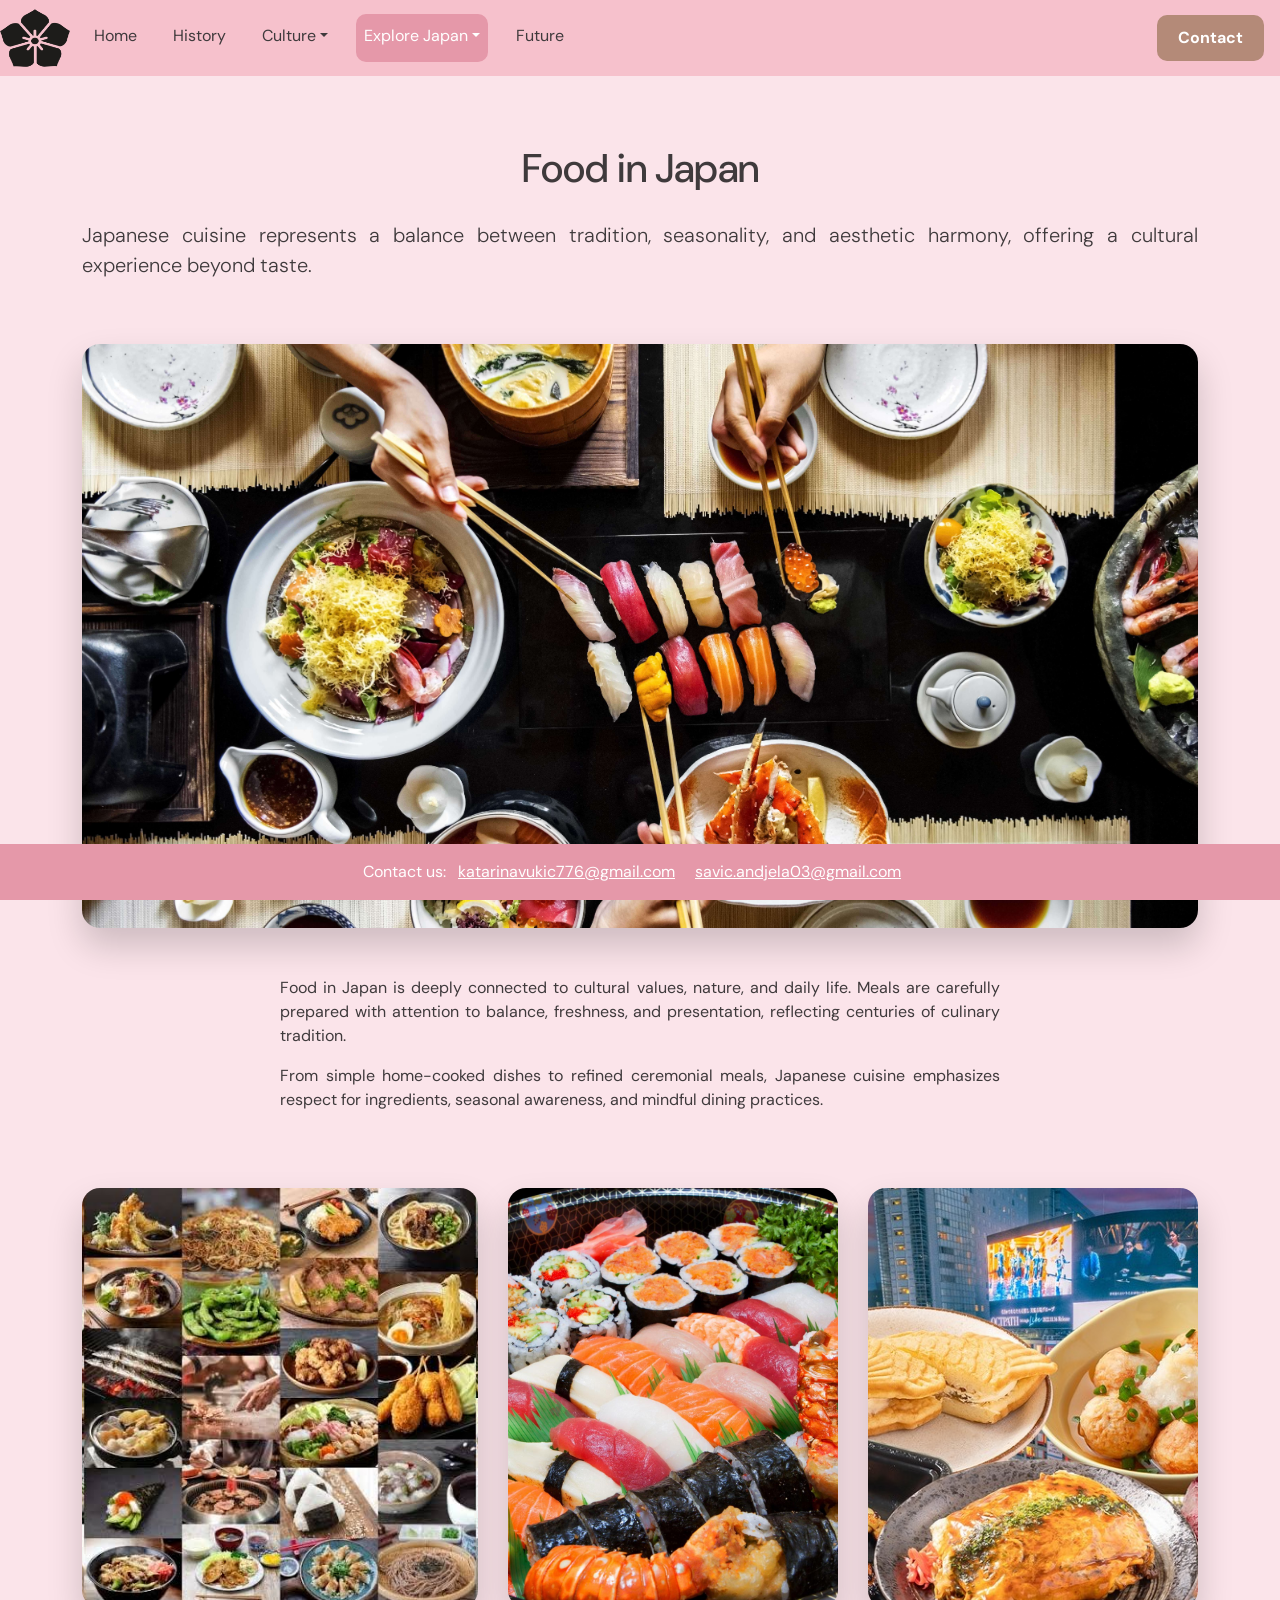
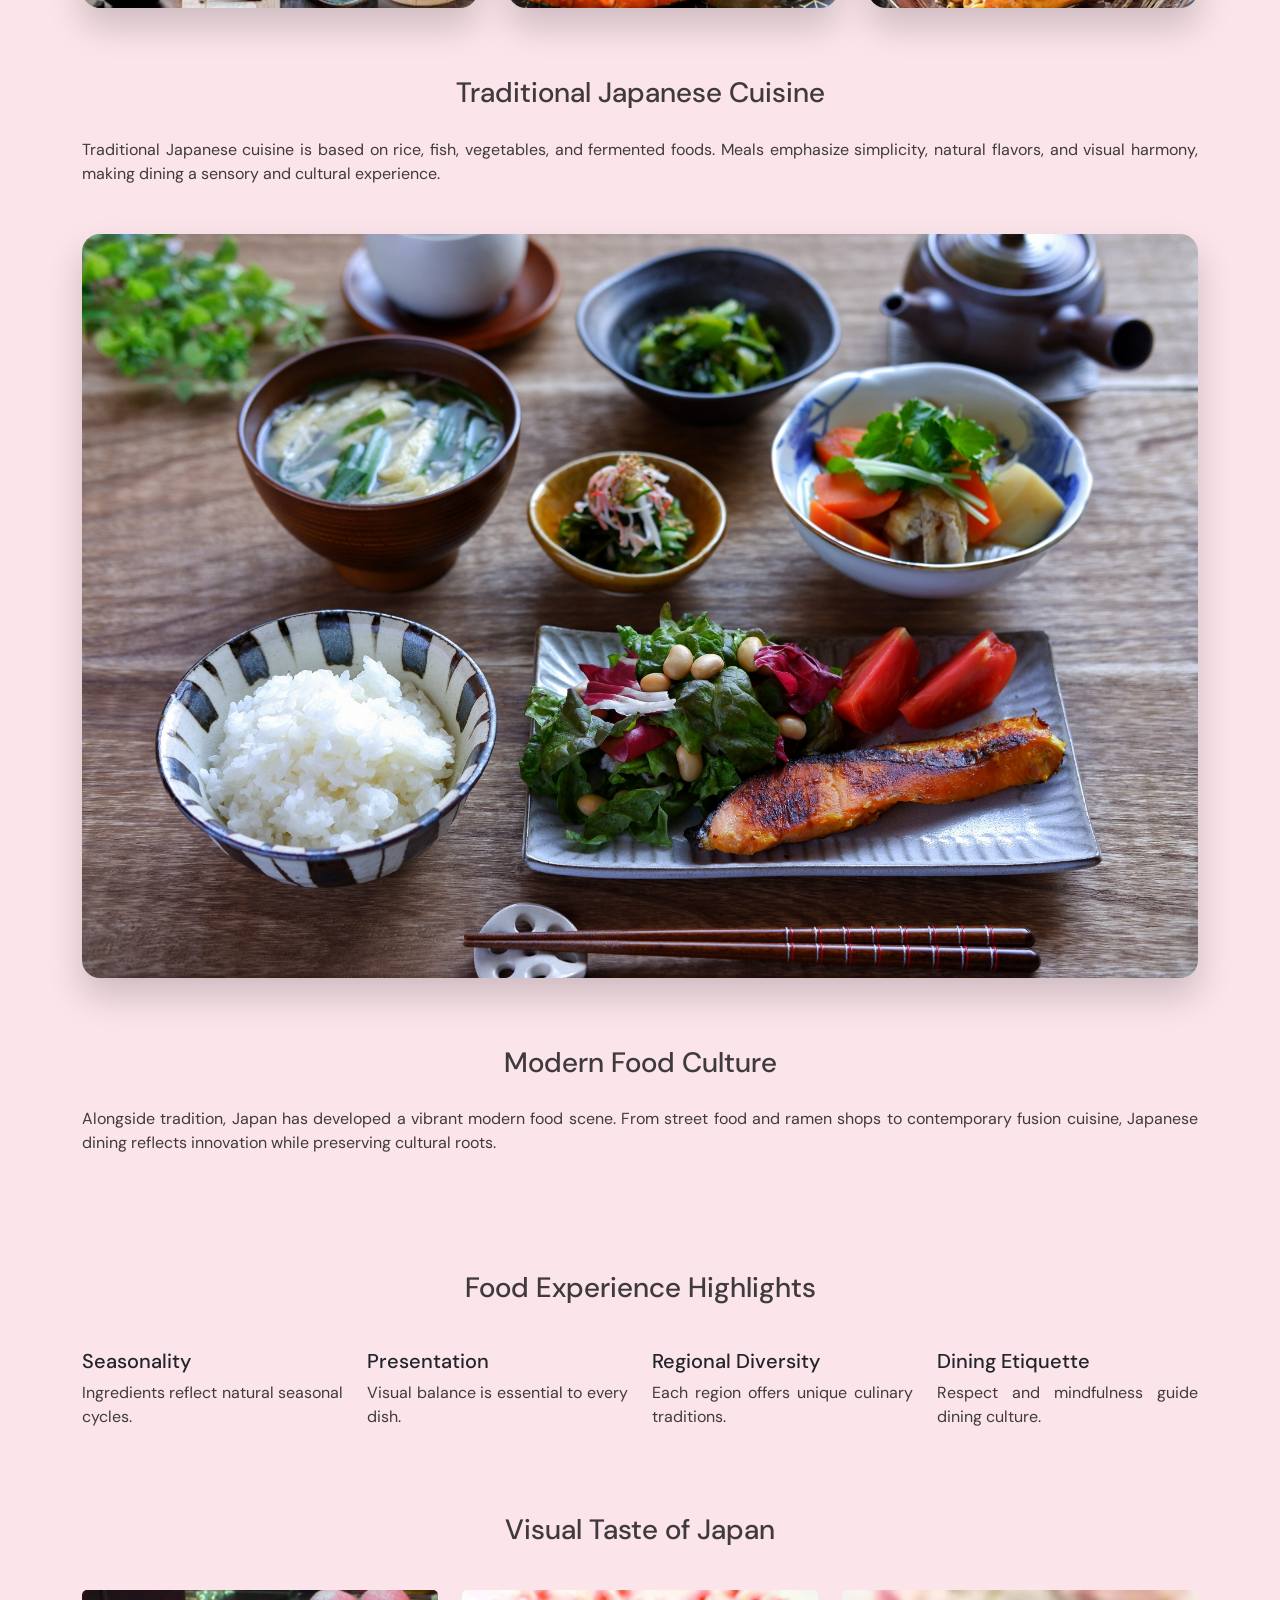
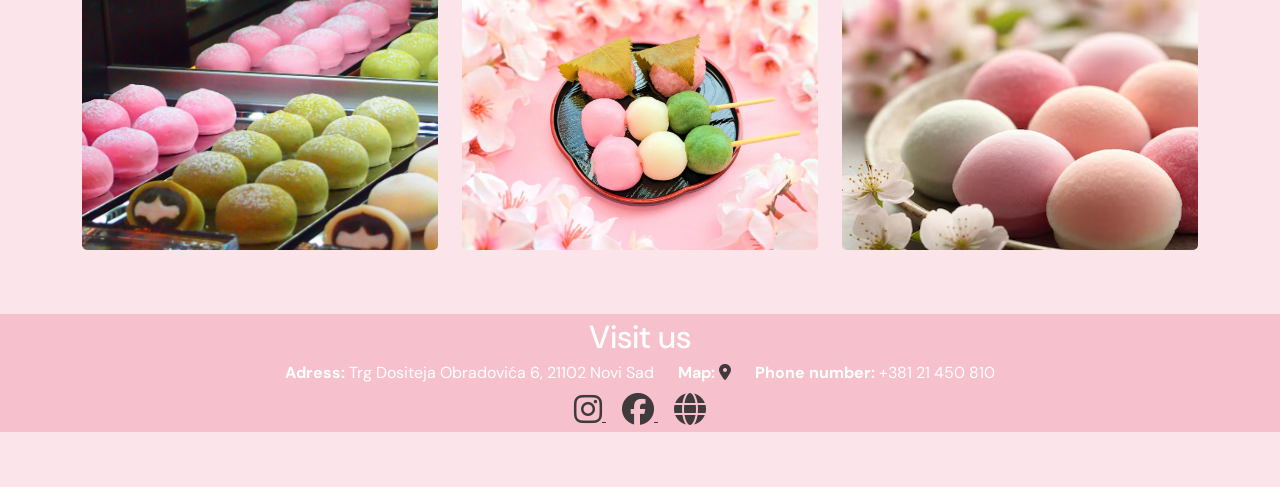
<file: food.html>
<!-- AI 7/2023 Katarina Vukic AI AI52/2022 Andjela Savic -->
<!-- Animacija u inženjerstvu -->
<!-- Predmetni projekat Web Dizajn -->

<!DOCTYPE html>
<html lang="en">
<head>

  <meta charset="UTF-8">
  <meta http-equiv="X-UA-Compatible" content="IE=edge">
  <meta name="viewport" content="width=device-width, initial-scale=1.0">

  <link href="files/bootstrap-5.3.3/css/bootstrap.css" rel="stylesheet">
  <link href="https://cdn.jsdelivr.net/npm/bootstrap@5.3.3/dist/css/bootstrap.min.css" rel="stylesheet">
  <link href="files/style.css" rel="stylesheet">
  <link rel="stylesheet" href="https://cdnjs.cloudflare.com/ajax/libs/font-awesome/6.4.0/css/all.min.css">
  <link href="https://fonts.googleapis.com/css2?family=DM+Sans:wght@400;500;700&display=swap" rel="stylesheet">

  <title>Japan x Future – Food</title>

  <link rel="icon" type="image/png" href="images/logo0.png">

</head>

<body>

<!-- NAVBAR -->
<nav class="navbar navbar-expand-lg sticky-top">
  <a class="navbar1-logo ms-6" href="index.html">
    <img src="images/logo.png" width="70" height="60" alt="Logo">
  </a>

  <button class="navbar-toggler me-3" type="button" data-bs-toggle="collapse" data-bs-target="#navbarContent">
    <span class="navbar-toggler-icon"></span>
  </button>

  <div class="collapse navbar-collapse" id="navbarContent">
    <ul class="navbar-nav ps-3">
      <li class="nav-item"><a class="nav-link" href="index.html">Home</a></li>
      <li class="nav-item"><a class="nav-link" href="history.html">History</a></li>

      <li class="nav-item dropdown">
        <a class="nav-link dropdown-toggle" href="#" data-bs-toggle="dropdown">Culture</a>
        <ul class="dropdown-menu">
          <li><a class="dropdown-item" href="tradition.html">Tradition</a></li>
          <li><a class="dropdown-item" href="mythology.html">Mythology</a></li>
          <li><a class="dropdown-item" href="popculture.html">Pop Culture</a></li>
          <li><a class="dropdown-item" href="anime.html">Anime & Manga</a></li>
        </ul>
      </li>

      <li class="nav-item dropdown">
        <a class="nav-link dropdown-toggle active" href="#" data-bs-toggle="dropdown">Explore Japan</a>
        <ul class="dropdown-menu">
          <li><a class="dropdown-item" href="tourism.html">Tourism</a></li>
          <li><a class="dropdown-item active" href="food.html">Food</a></li>
          <li><a class="dropdown-item" href="cities.html">Cities</a></li>
          <li><a class="dropdown-item" href="nature.html">Nature</a></li>
        </ul>
      </li>

      <li class="nav-item"><a class="nav-link" href="future.html">Future</a></li>
    </ul>

    <a href="kontakt.html" class="btn custom-btn ms-auto me-3">Contact</a>
  </div>
</nav>

<!-- MAIN CONTENT -->
<main class="container my-5">

  <!-- TITLE -->
  <section class="row mb-5 text-center">
    <div class="col-12">
      <h1>Food in Japan</h1>
      <p class="lead">
        Japanese cuisine represents a balance between tradition, seasonality,
        and aesthetic harmony, offering a cultural experience beyond taste.
      </p>
    </div>
  </section>

  <!-- HERO IMAGE -->
  <section class="mb-5">
    <div class="tourism-img large">
      <img src="images/japanfood1.jpg" alt="Japanese cuisine">
    </div>
  </section>

  <!-- INTRO TEXT -->
  <section class="intro-section mb-5">
  <div class="container">
    <div class="row justify-content-center">
      <div class="col-md-8 text-center">
        <p>
          Food in Japan is deeply connected to cultural values, nature, and daily life.
          Meals are carefully prepared with attention to balance, freshness, and presentation,
          reflecting centuries of culinary tradition.
        </p>
        <p>
          From simple home-cooked dishes to refined ceremonial meals, Japanese cuisine
          emphasizes respect for ingredients, seasonal awareness, and mindful dining practices.
        </p>
      </div>
    </div>
  </div>
</section>
  <!-- IMAGE GRID -->
  <section class="tourism-gallery mb-5">
    <div class="tourism-img small">
      <img src="images/japanfood2.jpg" alt="Traditional food">
    </div>
    <div class="tourism-img large">
      <img src="images/japanfood3.jpg" alt="Sushi presentation">
    </div>
    <div class="tourism-img small">
      <img src="images/japanfood4.jpg" alt="Street food">
    </div>
  </section>

  <!-- CONTENT -->
  <section class="row mb-5">
    <div class="col-md-12">

      <section class="mb-5">
        <h3>Traditional Japanese Cuisine</h3>
        <p>
          Traditional Japanese cuisine is based on rice, fish, vegetables, and
          fermented foods. Meals emphasize simplicity, natural flavors, and
          visual harmony, making dining a sensory and cultural experience.
        </p>
      </section>

      <section class="mb-5">
        <div class="tourism-img large">
          <img src="images/japanfood5.jpg" alt="Japanese meal set">
        </div>
      </section>

      <section class="mb-5">
        <h3>Modern Food Culture</h3>
        <p>
          Alongside tradition, Japan has developed a vibrant modern food scene.
          From street food and ramen shops to contemporary fusion cuisine,
          Japanese dining reflects innovation while preserving cultural roots.
        </p>
      </section>

    </div>
  </section>

  <!-- FOOD HIGHLIGHTS -->
  <section class="food-highlights mb-5">
    <h3 class="text-center mb-4">Food Experience Highlights</h3>

    <div class="row">
      <div class="col-md-3">
        <div class="food-card">
          <h5>Seasonality</h5>
          <p>Ingredients reflect natural seasonal cycles.</p>
        </div>
      </div>

      <div class="col-md-3">
        <div class="food-card">
          <h5>Presentation</h5>
          <p>Visual balance is essential to every dish.</p>
        </div>
      </div>

      <div class="col-md-3">
        <div class="food-card">
          <h5>Regional Diversity</h5>
          <p>Each region offers unique culinary traditions.</p>
        </div>
      </div>

      <div class="col-md-3">
        <div class="food-card">
          <h5>Dining Etiquette</h5>
          <p>Respect and mindfulness guide dining culture.</p>
        </div>
      </div>
    </div>
  </section>

  <!-- GALLERY -->
  <section class="mb-5">
    <h3 class="text-center mb-4">Visual Taste of Japan</h3>
    <div class="row">
      <div class="col-md-4 mb-3"><img src="images/japanfood6.jpg" class="img-fluid gallery-img"></div>
      <div class="col-md-4 mb-3"><img src="images/japanfood7.jpg" class="img-fluid gallery-img"></div>
      <div class="col-md-4 mb-3"><img src="images/japanfood8.jpg" class="img-fluid gallery-img"></div>
    </div>
  </section>

</main>

    <!-- Kontakt banner -->
    <section class="contact-banner py-1 text-white">
      <div class="container text-center">
        <h2 class="mb-1">Visit us</h2>
        <div class="contact-info d-flex justify-content-center gap-4 flex-wrap">
          <span><b>Adress: </b>Trg Dositeja Obradovića 6, 21102 Novi Sad</span>
          <div><b>Map: </b>
            <a href="https://www.google.com/maps/place/Fakultet+tehničkih+nauka/@45.2465828,19.8514187,17z" 
     target="_blank" 
     class="map-link">
    <i class="fas fa-map-marker-alt"></i> 
  </a>
          </div>
          <span><b>Phone number: </b>+381 21 450 810</span>
        </div>
        <div class="social-icons mt-2">
          <a href="https://www.instagram.com/ftn_ns/" target="_blank" class="me-3">
            <i class="fab fa-instagram fa-2x"></i>
          </a>
          <a href="https://www.facebook.com/ftn.ns/" target="_blank" class="me-3">
            <i class="fab fa-facebook fa-2x"></i>
          </a>
          <a href="https://www.ftn.uns.ac.rs/" target="_blank">
            <i class="fas fa-globe fa-2x"></i>
          </a>
        </div>
      </div>
    </section>

  <!-- Footer -->
    <footer class="footer1 py-3 fixed-bottom">
        <div class="container text-center">
          <div class="row g-0">
            <div class="col-md-12 me-3">
              <span class="me-2">Contact us:</span>
            <a href="mailto:katarinavukic776@gmail.com" class="text-white me-3">katarinavukic776@gmail.com</a>
              <a href="savic.andjela03@gmail.com" class="text-white me-3">savic.andjela03@gmail.com</a>
            </div>
          </div>
        </div>
    </footer>

    <script>
    document.addEventListener("DOMContentLoaded", function() {
        const navLinks = document.querySelectorAll(".navbar .nav-link");
        const currentPage = window.location.pathname.split("/").pop() || "index.html";

        navLinks.forEach(link => {
            const linkPage = link.getAttribute("href");
            if(linkPage === currentPage){
                link.classList.add("active");
            }
        });
    });
    </script>

<script src="https://cdn.jsdelivr.net/npm/bootstrap@5.3.3/dist/js/bootstrap.bundle.min.js"></script>

</body>
</html>
</file>
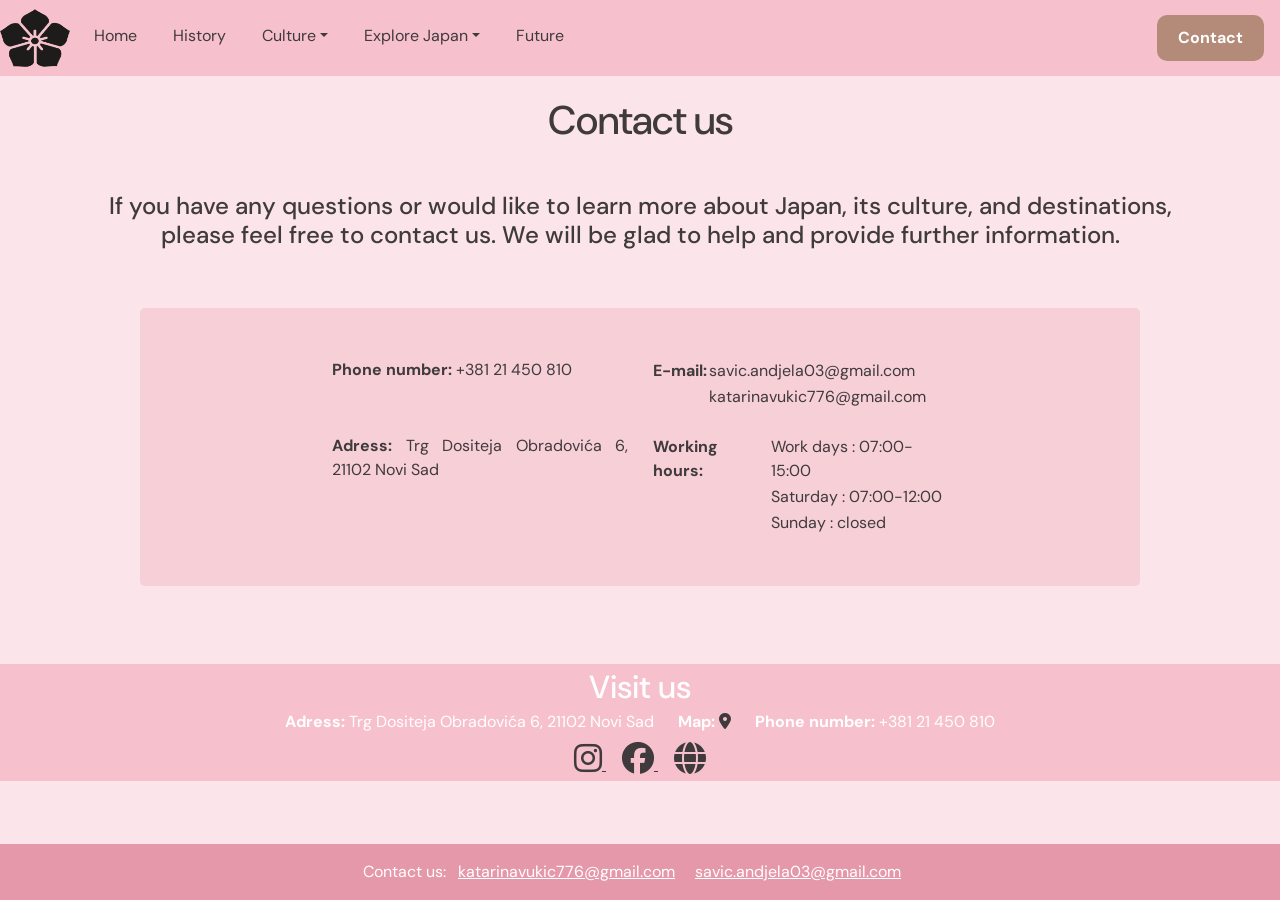
<file: kontakt.html>
<!-- AI 7/2023 Katarina Vukic AI AI52/2022 Andjela Savic -->
<!-- Animacija u inženjerstvu -->
<!-- Predmetni projekat Web Dizajn -->

<!DOCTYPE html>
<html lang="en">
  <head>
    <meta charset="UTF-8">
    <meta http-equiv="X-UA-Compatible" content="IE=edge">
    <meta name="viewport" content="width=device-width, initial-scale=1.0">
    <link href="files/bootstrap-5.3.3/css/bootstrap.css" rel="stylesheet">
    <link href="https://cdn.jsdelivr.net/npm/bootstrap@5.3.3/dist/css/bootstrap.min.css" rel="stylesheet">
    <link href="files/style.css" rel="stylesheet">
    <link rel="stylesheet" href="https://cdnjs.cloudflare.com/ajax/libs/font-awesome/6.4.0/css/all.min.css">
    <link href="https://fonts.googleapis.com/css2?family=DM+Sans:wght@400;500;700&display=swap" rel="stylesheet">
    <title>Japan x future - Contact</title>
    <link rel="icon" type="image/png" href="images/logo0.png">

  </head>

<body>

<!-- NAVBAR -->
<nav class="navbar navbar-expand-lg sticky-top">
  <a class="navbar1-logo ms-6" href="index.html">
    <img src="images/logo.png" width="70" height="60" alt="Logo">
  </a>

  <button class="navbar-toggler me-3" type="button" data-bs-toggle="collapse" data-bs-target="#navbarContent">
    <span class="navbar-toggler-icon"></span>
  </button>

  <div class="collapse navbar-collapse" id="navbarContent">
    <ul class="navbar-nav ps-3">
      <li class="nav-item"><a class="nav-link" href="index.html">Home</a></li>
      <li class="nav-item"><a class="nav-link" href="history.html">History</a></li>

      <li class="nav-item dropdown">
        <a class="nav-link dropdown-toggle" href="#" data-bs-toggle="dropdown">Culture</a>
        <ul class="dropdown-menu">
          <li><a class="dropdown-item" href="tradition.html">Tradition</a></li>
          <li><a class="dropdown-item" href="mythology.html">Mythology</a></li>
          <li><a class="dropdown-item" href="popculture.html">Pop Culture</a></li>
          <li><a class="dropdown-item" href="anime.html">Anime & Manga</a></li>
        </ul>
      </li>

      <li class="nav-item dropdown">
        <a class="nav-link dropdown-toggle" href="#" data-bs-toggle="dropdown">Explore Japan</a>
        <ul class="dropdown-menu">
          <li><a class="dropdown-item" href="tourism.html">Tourism</a></li>
          <li><a class="dropdown-item" href="food.html">Food</a></li>
          <li><a class="dropdown-item" href="cities.html">Cities</a></li>
          <li><a class="dropdown-item" href="nature.html">Nature</a></li>
        </ul>
      </li>

      <li class="nav-item"><a class="nav-link" href="future.html">Future</a></li>
    </ul>

    <a href="kontakt.html" class="btn custom-btn ms-auto me-3">Contact</a>
  </div>
</nav>

    <!-- Tekst -->

    <main class="container">

        <div class="row">
          <div class="col-md-12">
            <h1>Contact us</h1>
            <h4>If you have any questions or would like to learn more about Japan, its culture, and destinations, please feel free to contact us. We will be glad to help and provide further information.</h4> 
          </div>
        </div>

<div class="contact-section">
  <div class="container">
    <div class="row justify-content-center">
      <div class="col-md-4">
        <p><b>Phone number:</b> +381 21 450 810</p>
      </div>
      <div class="col-md-4">
        <table>
          <tr>
            <td><b>E-mail:</b></td>
            <td>savic.andjela03@gmail.com</td>
          </tr>
          <tr>
            <td></td>
            <td>katarinavukic776@gmail.com</td>
          </tr>
          
        </table>
      </div>
    </div>

    <div class="row justify-content-center mt-4">
      <div class="col-md-4">
        <p><b>Adress:</b> Trg Dositeja Obradovića 6, 21102 Novi Sad</p>
      </div>
      <div class="col-md-4">
        <table>
          <tr>
            <td><b>Working hours:</b></td>
            <td>Work days : 07:00-15:00</td>
          </tr>
          <tr>
            <td></td>
            <td>Saturday : 07:00-12:00</td>
          </tr>
          <tr>
            <td></td>
            <td>Sunday : closed </td>
          </tr>
        </table>
      </div>
    </div>
  </div>
</div>

<br>
<br>


    </main>

    <!-- Kontakt banner -->
    <section class="contact-banner py-1 text-white">
      <div class="container text-center">
        <h2 class="mb-1">Visit us</h2>
        <div class="contact-info d-flex justify-content-center gap-4 flex-wrap">
          <span><b>Adress: </b>Trg Dositeja Obradovića 6, 21102 Novi Sad</span>
          <div><b>Map: </b>
            <a href="https://www.google.com/maps/place/Fakultet+tehničkih+nauka/@45.2465828,19.8514187,17z" 
     target="_blank" 
     class="map-link">
    <i class="fas fa-map-marker-alt"></i> 
  </a>
          </div>
          <span><b>Phone number: </b>+381 21 450 810</span>
        </div>
        <div class="social-icons mt-2">
          <a href="https://www.instagram.com/ftn_ns/" target="_blank" class="me-3">
            <i class="fab fa-instagram fa-2x"></i>
          </a>
          <a href="https://www.facebook.com/ftn.ns/" target="_blank" class="me-3">
            <i class="fab fa-facebook fa-2x"></i>
          </a>
          <a href="https://www.ftn.uns.ac.rs/" target="_blank">
            <i class="fas fa-globe fa-2x"></i>
          </a>
        </div>
      </div>
    </section>

  <!-- Footer -->
    <footer class="footer1 py-3 fixed-bottom">
        <div class="container text-center">
          <div class="row g-0">
            <div class="col-md-12 me-3">
              <span class="me-2">Contact us:</span>
            <a href="mailto:katarinavukic776@gmail.com" class="text-white me-3">katarinavukic776@gmail.com</a>
              <a href="savic.andjela03@gmail.com" class="text-white me-3">savic.andjela03@gmail.com</a>
            </div>
          </div>
        </div>
    </footer>

    <script>
    document.addEventListener("DOMContentLoaded", function() {
        const navLinks = document.querySelectorAll(".navbar .nav-link");
        const currentPage = window.location.pathname.split("/").pop() || "index.html";

        navLinks.forEach(link => {
            const linkPage = link.getAttribute("href");
            if(linkPage === currentPage){
                link.classList.add("active");
            }
        });
    });
    </script>

    <script src="https://cdn.jsdelivr.net/npm/bootstrap@5.3.3/dist/js/bootstrap.bundle.min.js"></script>

</body>

</html>
</file>
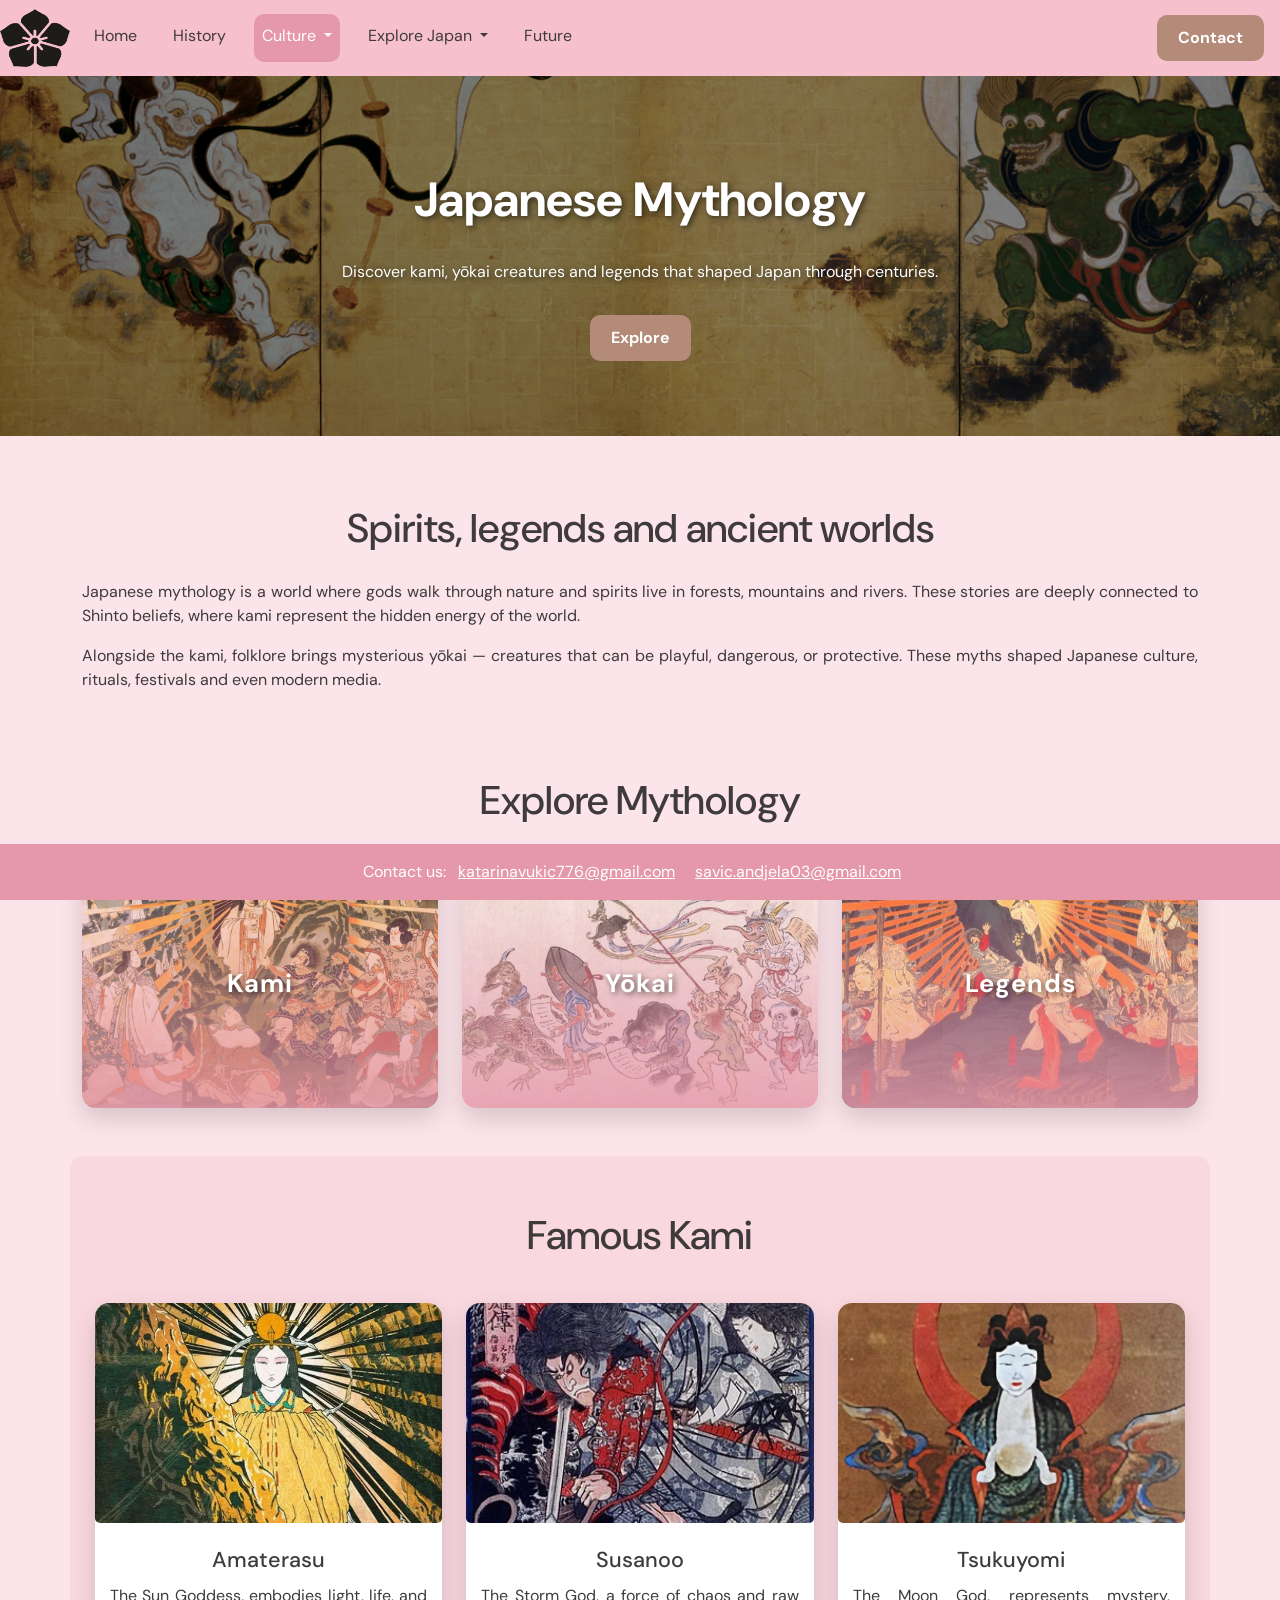
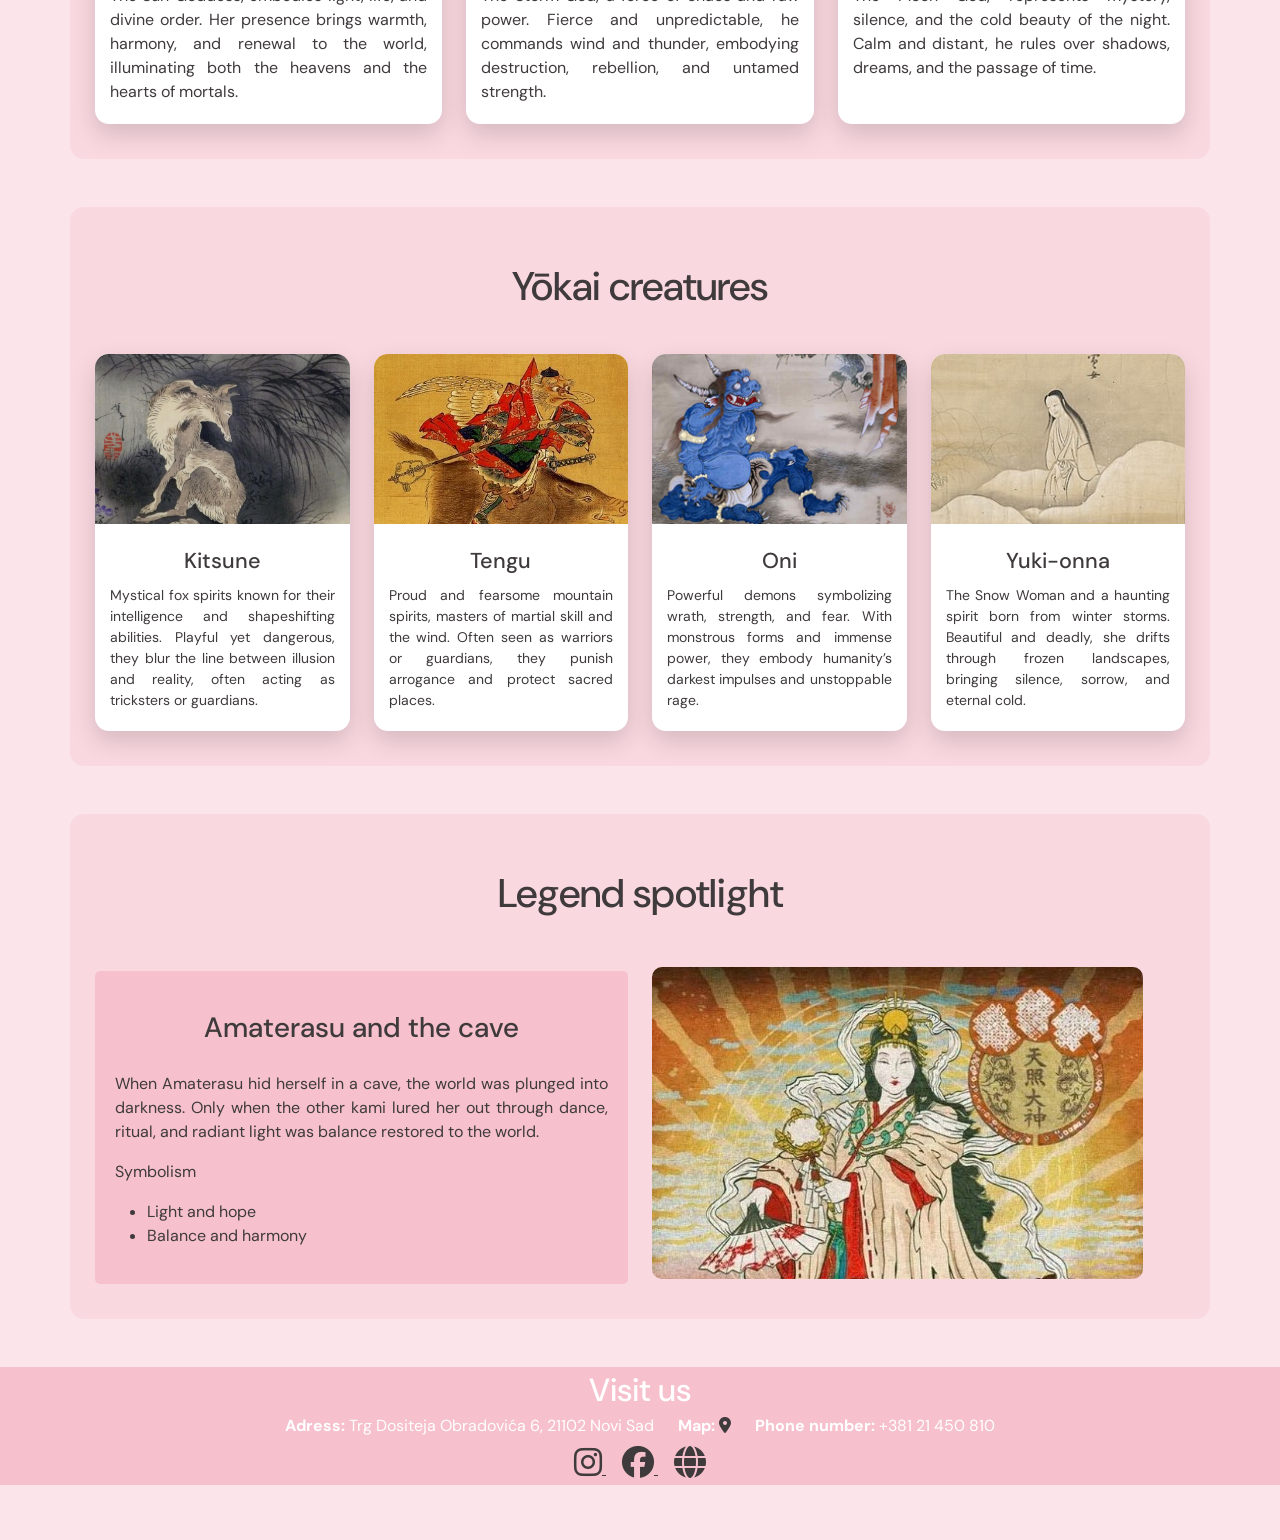
<file: mythology.html>
<!-- AI 7/2023 Katarina Vukic AI AI52/2022 Andjela Savic -->
<!-- Animacija u inženjerstvu -->
<!-- Predmetni projekat Web Dizajn -->

<!DOCTYPE html>
<html lang="en">

<head>
  <meta charset="UTF-8">
  <meta http-equiv="X-UA-Compatible" content="IE=edge">
  <meta name="viewport" content="width=device-width, initial-scale=1.0">

  <link href="files/bootstrap-5.3.3/css/bootstrap.css" rel="stylesheet">
  <link href="https://cdn.jsdelivr.net/npm/bootstrap@5.3.3/dist/css/bootstrap.min.css" rel="stylesheet">
  <link href="files/style.css" rel="stylesheet">

  <link rel="stylesheet" href="https://cdnjs.cloudflare.com/ajax/libs/font-awesome/6.4.0/css/all.min.css">
  <link href="https://fonts.googleapis.com/css2?family=DM+Sans:wght@400;500;700&display=swap" rel="stylesheet">

  <title>Japan x Mythology</title>
  <link rel="icon" type="image/png" href="images/logo0.png">
</head>

<body>

  <!-- NAVBAR -->
  <nav class="navbar navbar-expand-lg sticky-top">

    <a class="navbar1-logo ms-6" href="index.html">
      <img src="images/logo.png" width="70" height="60" alt="Logo">
    </a>

    <button class="navbar-toggler me-3" type="button" data-bs-toggle="collapse" data-bs-target="#navbarContent"
      aria-controls="navbarContent" aria-expanded="false" aria-label="Toggle navigation">
      <span class="navbar-toggler-icon"></span>
    </button>

    <div class="collapse navbar-collapse" id="navbarContent">
      <ul class="navbar-nav ps-3">
        <li class="nav-item">
          <a class="nav-link" href="index.html">Home</a>
        </li>

        <li class="nav-item">
          <a class="nav-link" href="history.html">History</a>
        </li>

        <li class="nav-item dropdown">
          <a class="nav-link dropdown-toggle active" href="#" id="meniDropdown" role="button" data-bs-toggle="dropdown"
            aria-expanded="false">
            Culture
          </a>
          <ul class="dropdown-menu" aria-labelledby="meniDropdown">
            <li><a class="dropdown-item" href="tradition.html">Tradition</a></li>
            <li><a class="dropdown-item active" href="mythology.html">Mythology</a></li>
            <li><a class="dropdown-item" href="popculture.html">Pop culture</a></li>
            <li><a class="dropdown-item" href="anime.html">Anime/Manga</a></li>
          </ul>
        </li>

        <li class="nav-item dropdown">
          <a class="nav-link dropdown-toggle" href="#" id="meniDropdown2" role="button" data-bs-toggle="dropdown"
            aria-expanded="false">
            Explore Japan
          </a>
          <ul class="dropdown-menu" aria-labelledby="meniDropdown2">
            <li><a class="dropdown-item" href="tourism.html">Tourism</a></li>
            <li><a class="dropdown-item" href="food.html">Food</a></li>
            <li><a class="dropdown-item" href="cities.html">Cities</a></li>
            <li><a class="dropdown-item" href="nature.html">Nature</a></li>
          </ul>
        </li>

        <li class="nav-item">
          <a class="nav-link" href="future.html">Future</a>
        </li>
      </ul>

      <a href="kontakt.html" class="btn custom-btn ms-auto me-3">Contact</a>
    </div>
  </nav>

<!-- HERO BANNER (bez slideshow-a) -->
<header class="myth-hero-banner">
  <div class="myth-hero-overlay"></div>

  <div class="container myth-hero-text">
    <h1>Japanese Mythology</h1>
    <p>
      Discover kami, yōkai creatures and legends that shaped Japan through centuries.
    </p>
    <a href="#explore" class="btn custom-btn myth-hero-btn">Explore</a>
  </div>
</header>

  <!-- INTRO -->
  <main class="container my-5">
    <div class="row">
      <div class="col-md-12">
        <h1>Spirits, legends and ancient worlds</h1>
        <p>
          Japanese mythology is a world where gods walk through nature and spirits live in forests, mountains and rivers.
          These stories are deeply connected to Shinto beliefs, where kami represent the hidden energy of the world.
        </p>
        <p>
          Alongside the kami, folklore brings mysterious yōkai — creatures that can be playful, dangerous, or protective.
          These myths shaped Japanese culture, rituals, festivals and even modern media.
        </p>
      </div>
    </div>
  </main>

  <!-- MAIN SECTIONS (ISTI FAZON KAO PREVIEW) -->
  <section id="explore" class="container my-5">
    <h1 class="text-center mb-4">Explore Mythology</h1>

    <div class="row g-4">
      <div class="col-md-4">
        <a href="#kami" class="myth-link-card">
          <div class="topic-card">
            <img src="images/kami.jpg" alt="Kami">
            <div class="topic-overlay">
              <h3>Kami</h3>
            </div>
          </div>
        </a>
      </div>

      <div class="col-md-4">
        <a href="#yokai" class="myth-link-card">
          <div class="topic-card">
            <img src="images/yokai.jpg" alt="Yokai">
            <div class="topic-overlay">
              <h3>Yōkai</h3>
            </div>
          </div>
        </a>
      </div>

      <div class="col-md-4">
        <a href="#legends" class="myth-link-card">
          <div class="topic-card">
            <img src="images/legends.png" alt="Legends">
            <div class="topic-overlay">
              <h3>Legends</h3>
            </div>
          </div>
        </a>
      </div>
    </div>
  </section>

  <!-- KAMI -->
  <section id="kami" class="container my-5 myth-box">
    <h1 class="text-center mb-4">Famous Kami</h1>

    <div class="row g-4">
      <div class="col-md-4">
        <div class="myth-mini-card">
          <img src="images/amaterasu.jpg" alt="Amaterasu">
          <div class="myth-mini-body">
            <h3>Amaterasu</h3>
            <p>The Sun Goddess, embodies light, life, and divine order. Her presence brings warmth, harmony, and renewal to the world, illuminating both the heavens and the hearts of mortals.</p>
          </div>
        </div>
      </div>

      <div class="col-md-4">
        <div class="myth-mini-card">
          <img src="images/susanoo.jpg" alt="Susanoo">
          <div class="myth-mini-body">
            <h3>Susanoo</h3>
            <p>The Storm God, a force of chaos and raw power. Fierce and unpredictable, he commands wind and thunder, embodying destruction, rebellion, and untamed strength.</p>
          </div>
        </div>
      </div>

      <div class="col-md-4">
        <div class="myth-mini-card">
          <img src="images/tsukuyomi.png" alt="Tsukuyomi">
          <div class="myth-mini-body">
            <h3>Tsukuyomi</h3>
            <p>The Moon God, represents mystery, silence, and the cold beauty of the night. Calm and distant, he rules over shadows, dreams, and the passage of time.</p>
          </div>
        </div>
      </div>
    </div>
  </section>

  <!-- YOKAI -->
  <section id="yokai" class="container my-5 myth-box">
    <h1 class="text-center mb-4">Yōkai creatures</h1>

    <div class="row g-4">
      <div class="col-md-3 col-sm-6">
        <div class="myth-mini-card small">
          <img src="images/kitsune.jpg" alt="Kitsune">
          <div class="myth-mini-body">
            <h3>Kitsune</h3>
            <p>Mystical fox spirits known for their intelligence and shapeshifting abilities. Playful yet dangerous, they blur the line between illusion and reality, often acting as tricksters or guardians.</p>
          </div>
        </div>
      </div>

      <div class="col-md-3 col-sm-6">
        <div class="myth-mini-card small">
          <img src="images/tengu.jpg" alt="Tengu">
          <div class="myth-mini-body">
            <h3>Tengu</h3>
            <p>Proud and fearsome mountain spirits, masters of martial skill and the wind. Often seen as warriors or guardians, they punish arrogance and protect sacred places.</p>
          </div>
        </div>
      </div>

      <div class="col-md-3 col-sm-6">
        <div class="myth-mini-card small">
          <img src="images/oni.png" alt="Oni">
          <div class="myth-mini-body">
            <h3>Oni</h3>
            <p>Powerful demons symbolizing wrath, strength, and fear. With monstrous forms and immense power, they embody humanity’s darkest impulses and unstoppable rage.</p>
          </div>
        </div>
      </div>

      <div class="col-md-3 col-sm-6">
        <div class="myth-mini-card small">
          <img src="images/yuki-onna.jpg" alt="Yuki-onna">
          <div class="myth-mini-body">
            <h3>Yuki-onna</h3>
            <p>The Snow Woman and a haunting spirit born from winter storms. Beautiful and deadly, she drifts through frozen landscapes, bringing silence, sorrow, and eternal cold.</p>
          </div>
        </div>
      </div>
    </div>
  </section>

  <!-- LEGENDS -->
  <section id="legends" class="container my-5 myth-box">
    <h1 class="text-center mb-4">Legend spotlight</h1>

    <div class="row g-4 align-items-center">
      <div class="col-md-6">
        <div class="info-sidebar">
          <h3>Amaterasu and the cave</h3>
          <p>
            When Amaterasu hid herself in a cave, the world was plunged into darkness. Only when the other kami lured her out through dance, ritual, and radiant light was balance restored to the world.
          </p>
          <p>Symbolism</p>
          <ul class="list">
            <li>Light and hope</li>
            <li>Balance and harmony</li>
          </ul>
        </div>
      </div>

      <div class="col-md-6">
        <img src="images/legend.jpg" class="img-fluid myth-legend-img" alt="Legend image">
      </div>
    </div>
  </section>

    <!-- Kontakt banner -->
    <section class="contact-banner py-1 text-white">
      <div class="container text-center">
        <h2 class="mb-1">Visit us</h2>
        <div class="contact-info d-flex justify-content-center gap-4 flex-wrap">
          <span><b>Adress: </b>Trg Dositeja Obradovića 6, 21102 Novi Sad</span>
          <div><b>Map: </b>
            <a href="https://www.google.com/maps/place/Fakultet+tehničkih+nauka/@45.2465828,19.8514187,17z" 
     target="_blank" 
     class="map-link">
    <i class="fas fa-map-marker-alt"></i> 
  </a>
          </div>
          <span><b>Phone number: </b>+381 21 450 810</span>
        </div>
        <div class="social-icons mt-2">
          <a href="https://www.instagram.com/ftn_ns/" target="_blank" class="me-3">
            <i class="fab fa-instagram fa-2x"></i>
          </a>
          <a href="https://www.facebook.com/ftn.ns/" target="_blank" class="me-3">
            <i class="fab fa-facebook fa-2x"></i>
          </a>
          <a href="https://www.ftn.uns.ac.rs/" target="_blank">
            <i class="fas fa-globe fa-2x"></i>
          </a>
        </div>
      </div>
    </section>

  <!-- Footer -->

    <footer class="footer1 py-3 fixed-bottom">
        <div class="container text-center">
          <div class="row g-0">
            <div class="col-md-12 me-3">
              <span class="me-2">Contact us:</span>
            <a href="mailto:katarinavukic776@gmail.com" class="text-white me-3">katarinavukic776@gmail.com</a>
              <a href="savic.andjela03@gmail.com" class="text-white me-3">savic.andjela03@gmail.com</a>
            </div>
          </div>
        </div>
    </footer>

    <script>
    document.addEventListener("DOMContentLoaded", function() {
        const navLinks = document.querySelectorAll(".navbar .nav-link");
        const currentPage = window.location.pathname.split("/").pop() || "index.html";

        navLinks.forEach(link => {
            const linkPage = link.getAttribute("href");
            if(linkPage === currentPage){
                link.classList.add("active");
            }
        });
    });
    </script>

  <script src="https://cdn.jsdelivr.net/npm/bootstrap@5.3.3/dist/js/bootstrap.bundle.min.js"></script>

</body>

</html>
</file>
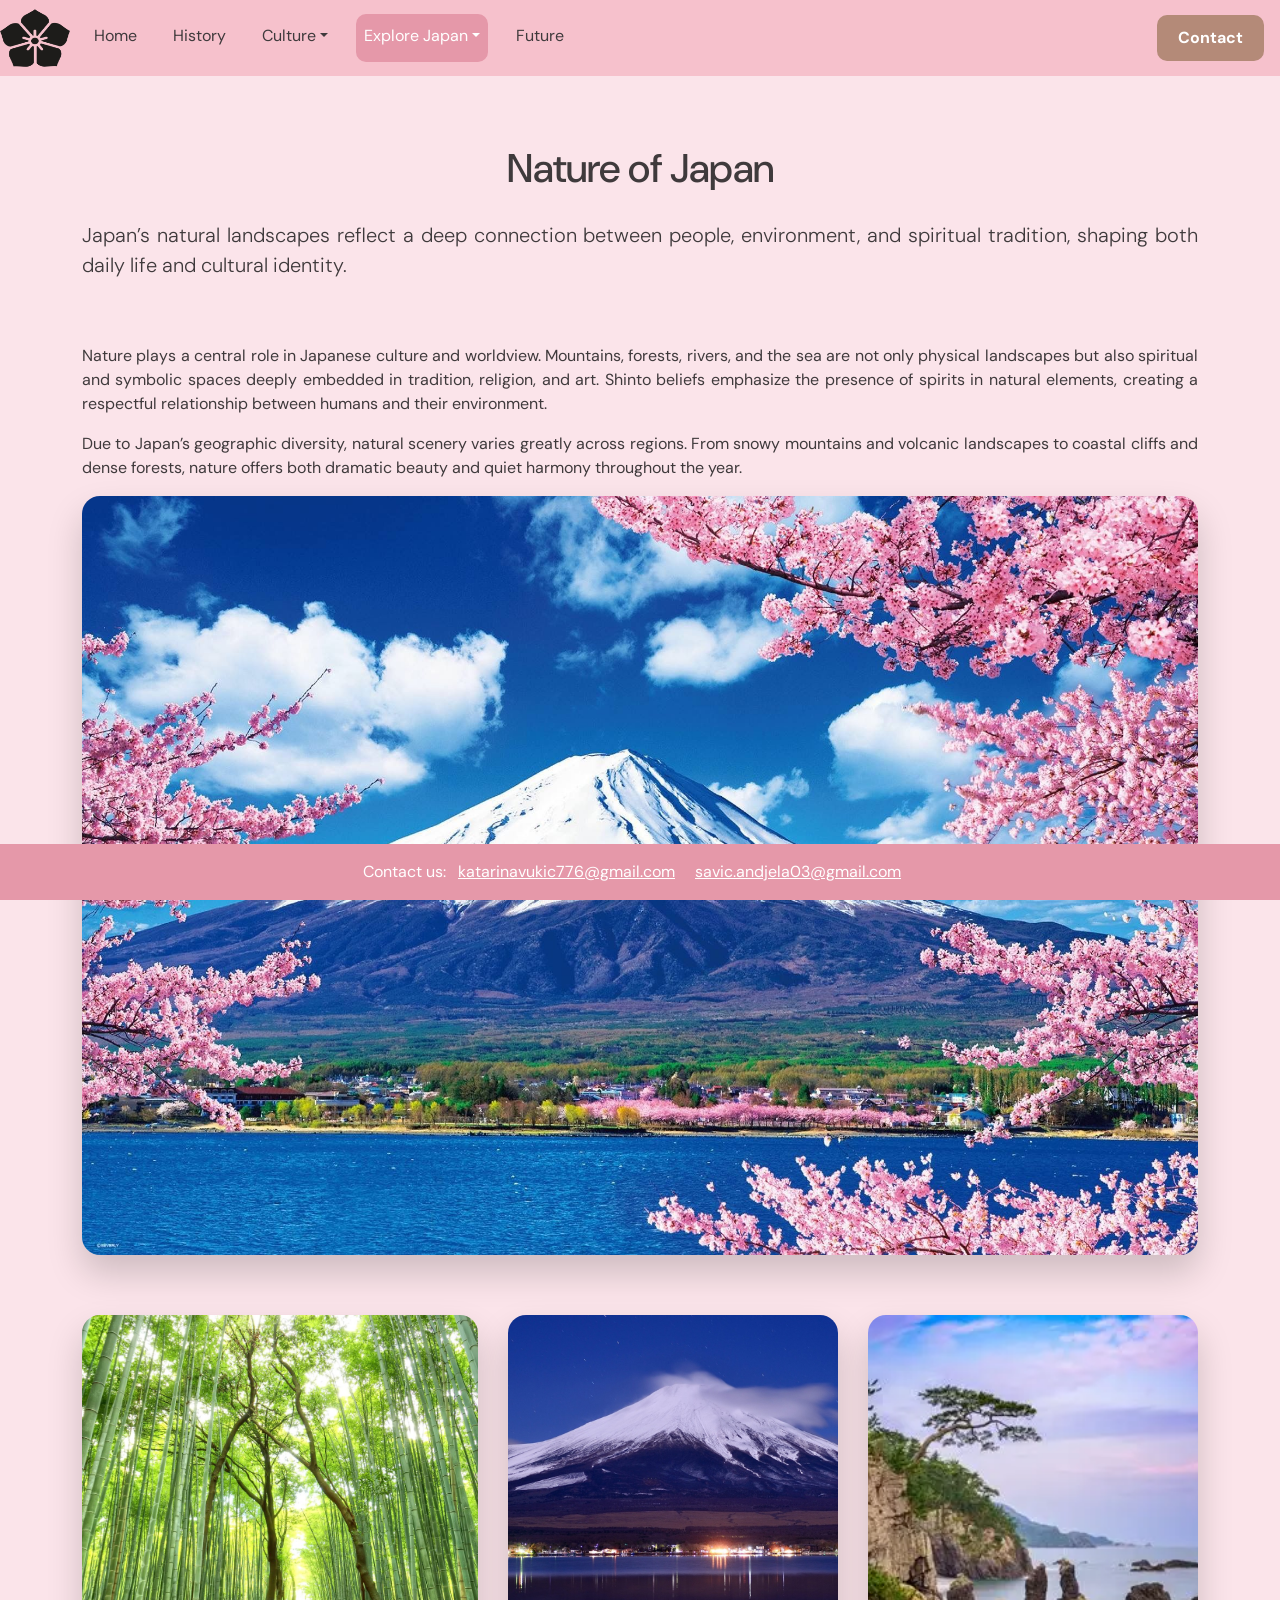
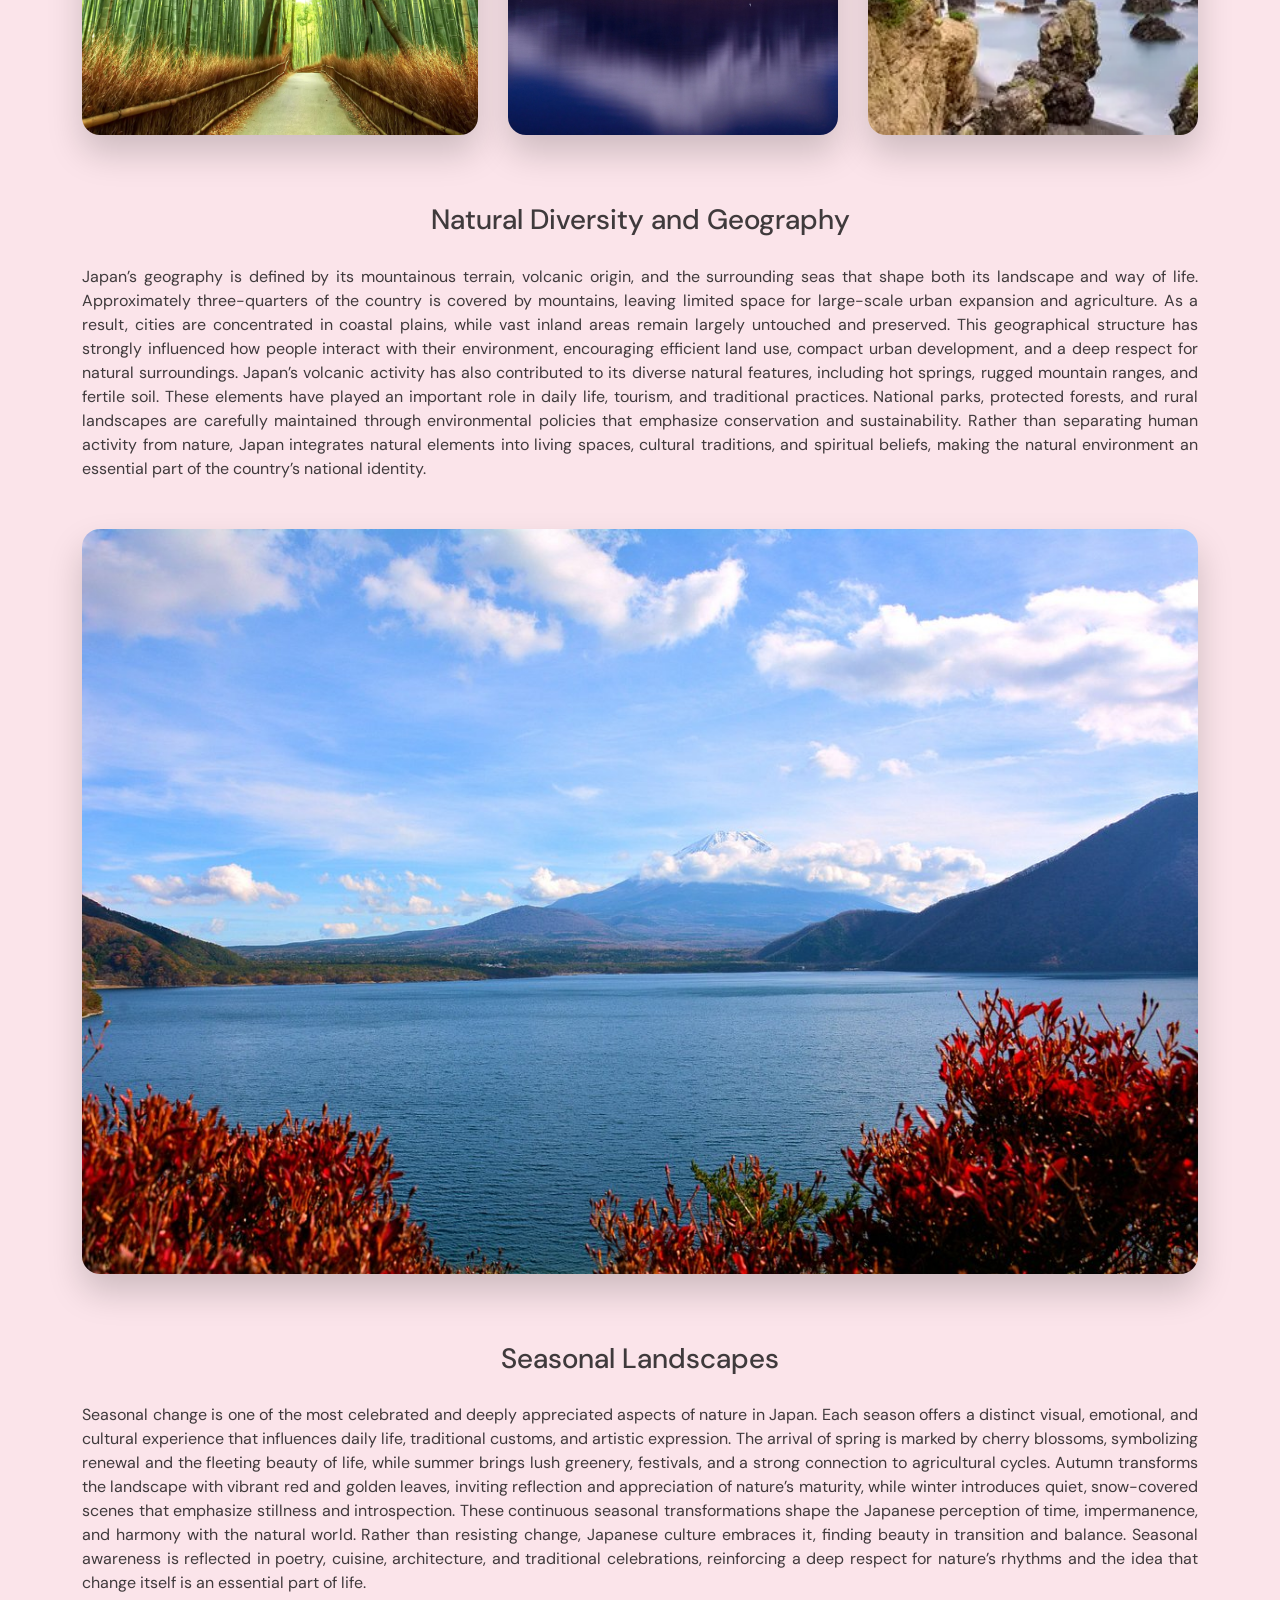
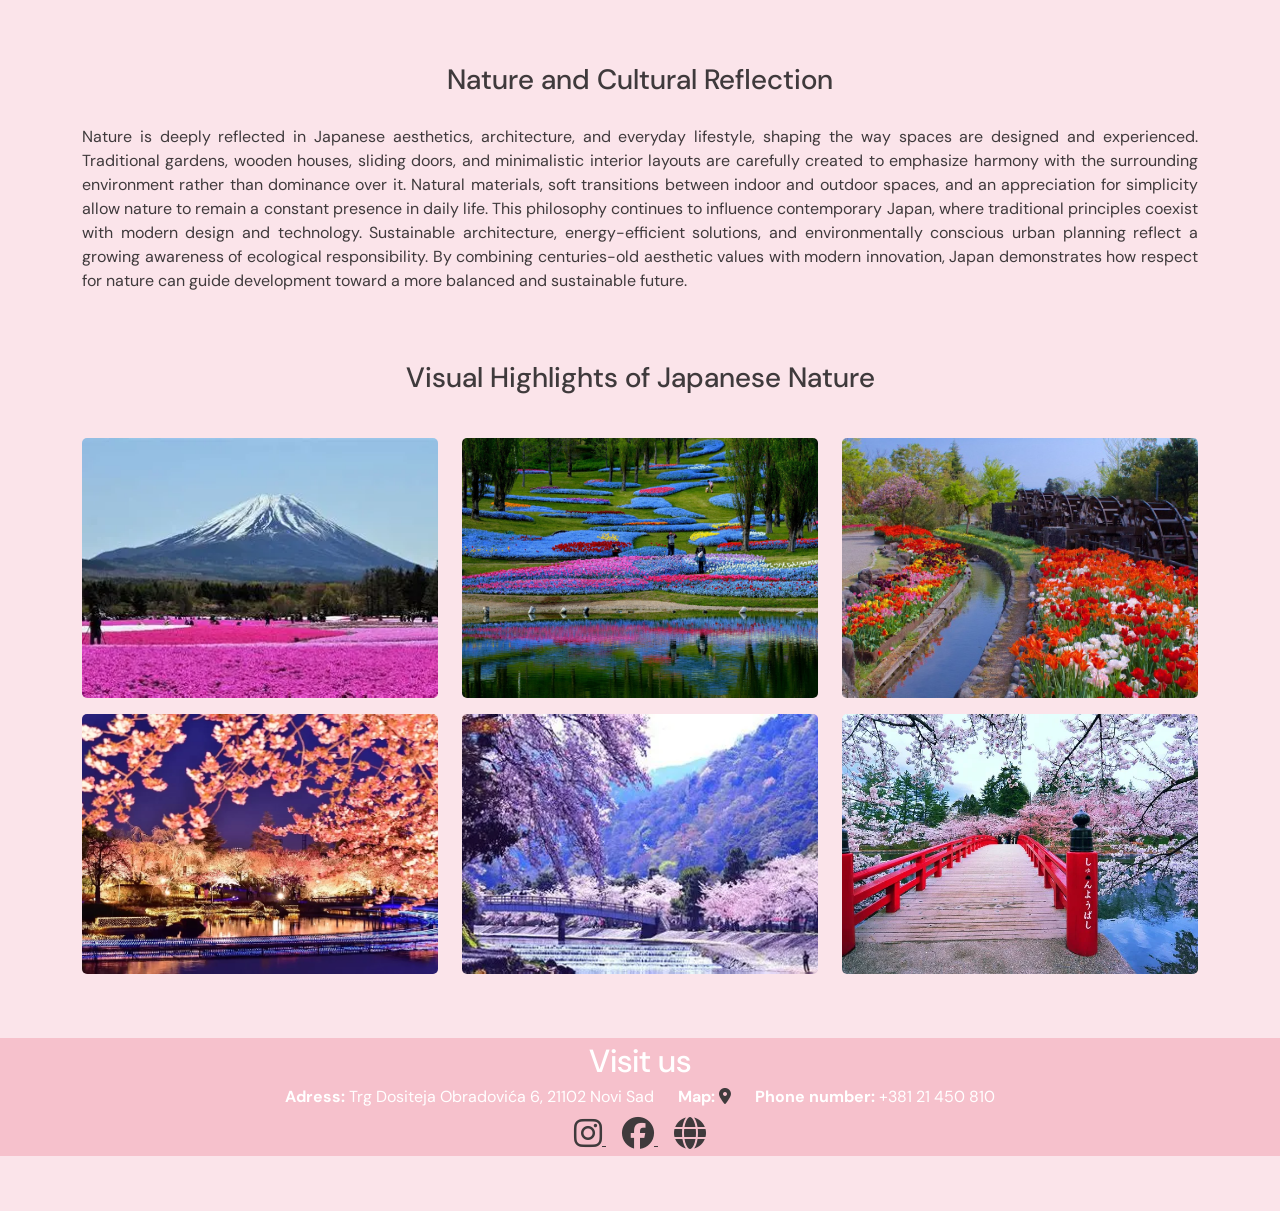
<file: nature.html>
<!-- AI 7/2023 Katarina Vukic AI AI52/2022 Andjela Savic -->
<!-- Animacija u inženjerstvu -->
<!-- Predmetni projekat Web Dizajn -->

<!DOCTYPE html>
<html lang="en">
  <head>
    <meta charset="UTF-8">
    <meta http-equiv="X-UA-Compatible" content="IE=edge">
    <meta name="viewport" content="width=device-width, initial-scale=1.0">
    <link href="files/bootstrap-5.3.3/css/bootstrap.css" rel="stylesheet">
    <link href="https://cdn.jsdelivr.net/npm/bootstrap@5.3.3/dist/css/bootstrap.min.css" rel="stylesheet">
    <link href="files/style.css" rel="stylesheet">
    <link rel="stylesheet" href="https://cdnjs.cloudflare.com/ajax/libs/font-awesome/6.4.0/css/all.min.css">
    <link href="https://fonts.googleapis.com/css2?family=DM+Sans:wght@400;500;700&display=swap" rel="stylesheet">
    <title>Japan x future - Nature</title>
    <link rel="icon" type="image/png" href="images/logo0.png">

  </head>

<body>

<!-- NAVBAR -->
<nav class="navbar navbar-expand-lg sticky-top">
  <a class="navbar1-logo ms-6" href="index.html">
    <img src="images/logo.png" width="70" height="60" alt="Logo">
  </a>

  <button class="navbar-toggler me-3" type="button" data-bs-toggle="collapse" data-bs-target="#navbarContent">
    <span class="navbar-toggler-icon"></span>
  </button>

  <div class="collapse navbar-collapse" id="navbarContent">
    <ul class="navbar-nav ps-3">
      <li class="nav-item"><a class="nav-link" href="index.html">Home</a></li>
      <li class="nav-item"><a class="nav-link" href="history.html">History</a></li>

      <li class="nav-item dropdown">
        <a class="nav-link dropdown-toggle" href="#" data-bs-toggle="dropdown">Culture</a>
        <ul class="dropdown-menu">
          <li><a class="dropdown-item" href="tradition.html">Tradition</a></li>
          <li><a class="dropdown-item" href="mythology.html">Mythology</a></li>
          <li><a class="dropdown-item" href="popculture.html">Pop Culture</a></li>
          <li><a class="dropdown-item" href="anime.html">Anime & Manga</a></li>
        </ul>
      </li>

      <li class="nav-item dropdown">
        <a class="nav-link dropdown-toggle active" href="#" data-bs-toggle="dropdown">Explore Japan</a>
        <ul class="dropdown-menu">
          <li><a class="dropdown-item" href="tourism.html">Tourism</a></li>
          <li><a class="dropdown-item" href="food.html">Food</a></li>
          <li><a class="dropdown-item" href="cities.html">Cities</a></li>
          <li><a class="dropdown-item active" href="nature.html">Nature</a></li>
        </ul>
      </li>

      <li class="nav-item"><a class="nav-link" href="future.html">Future</a></li>
    </ul>

    <a href="kontakt.html" class="btn custom-btn ms-auto me-3">Contact</a>
  </div>
</nav>

<!-- MAIN CONTENT -->
<main class="container my-5">

  <!-- TITLE -->
  <section class="row mb-5 text-center">
    <div class="col-12">
      <h1>Nature of Japan</h1>
      <p class="lead">
        Japan’s natural landscapes reflect a deep connection between people,
        environment, and spiritual tradition, shaping both daily life and
        cultural identity.
      </p>
    </div>
  </section>

  <!-- INTRO TEXT FIRST (no image yet) -->
      <p>
        Nature plays a central role in Japanese culture and worldview. Mountains,
        forests, rivers, and the sea are not only physical landscapes but also
        spiritual and symbolic spaces deeply embedded in tradition, religion,
        and art. Shinto beliefs emphasize the presence of spirits in natural
        elements, creating a respectful relationship between humans and their
        environment.
      </p>
      <p>
        Due to Japan’s geographic diversity, natural scenery varies greatly
        across regions. From snowy mountains and volcanic landscapes to coastal
        cliffs and dense forests, nature offers both dramatic beauty and quiet
        harmony throughout the year.
      </p>
    </div>

  <!-- HERO IMAGE AFTER INTRO -->
  <section class="mb-5">
    <div class="tourism-img large">
      <img src="images/japannature1.jpg" alt="Japanese mountain landscape">
    </div>
  </section>

  <!-- IMAGE GRID -->
  <section class="tourism-gallery mb-5">
    <div class="tourism-img small">
      <img src="images/japannature2.jpg" alt="Forest in Japan">
    </div>
    <div class="tourism-img large">
      <img src="images/japannature3.jpg" alt="Mount Fuji">
    </div>
    <div class="tourism-img small">
      <img src="images/japannature4.jpg" alt="Japanese coastline">
    </div>
  </section>

  <!-- CONTENT SECTION 1 -->
  <section class="mb-5">
    <h3>Natural Diversity and Geography</h3>
    <p>
     Japan’s geography is defined by its mountainous terrain, volcanic origin, and the surrounding seas that shape both its landscape and way of life. Approximately three-quarters of the country is covered by mountains, leaving limited space for large-scale urban expansion and agriculture. As a result, cities are concentrated in coastal plains, while vast inland areas remain largely untouched and preserved. This geographical structure has strongly influenced how people interact with their environment, encouraging efficient land use, compact urban development, and a deep respect for natural surroundings. Japan’s volcanic activity has also contributed to its diverse natural features, including hot springs, rugged mountain ranges, and fertile soil. These elements have played an important role in daily life, tourism, and traditional practices. National parks, protected forests, and rural landscapes are carefully maintained through environmental policies that emphasize conservation and sustainability. Rather than separating human activity from nature, Japan integrates natural elements into living spaces, cultural traditions, and spiritual beliefs, making the natural environment an essential part of the country’s national identity.
  </section>

  <!-- FULL WIDTH IMAGE -->
  <section class="mb-5">
    <div class="tourism-img large">
      <img src="images/japannature5.jpg" alt="Japanese lake and mountains">
    </div>
  </section>

  <!-- CONTENT SECTION 2 -->
  <section class="mb-5">
    <h3>Seasonal Landscapes</h3>
    <p>
      Seasonal change is one of the most celebrated and deeply appreciated aspects of nature in Japan. Each season offers a distinct visual, emotional, and cultural experience that influences daily life, traditional customs, and artistic expression. The arrival of spring is marked by cherry blossoms, symbolizing renewal and the fleeting beauty of life, while summer brings lush greenery, festivals, and a strong connection to agricultural cycles. Autumn transforms the landscape with vibrant red and golden leaves, inviting reflection and appreciation of nature’s maturity, while winter introduces quiet, snow-covered scenes that emphasize stillness and introspection. These continuous seasonal transformations shape the Japanese perception of time, impermanence, and harmony with the natural world. Rather than resisting change, Japanese culture embraces it, finding beauty in transition and balance. Seasonal awareness is reflected in poetry, cuisine, architecture, and traditional celebrations, reinforcing a deep respect for nature’s rhythms and the idea that change itself is an essential part of life.
    </p>
  </section>

  <!-- CONTENT SECTION 3 -->
  <section class="mb-5">
    <h3>Nature and Cultural Reflection</h3>
    <p>
      Nature is deeply reflected in Japanese aesthetics, architecture, and everyday lifestyle, shaping the way spaces are designed and experienced. Traditional gardens, wooden houses, sliding doors, and minimalistic interior layouts are carefully created to emphasize harmony with the surrounding environment rather than dominance over it. Natural materials, soft transitions between indoor and outdoor spaces, and an appreciation for simplicity allow nature to remain a constant presence in daily life. This philosophy continues to influence contemporary Japan, where traditional principles coexist with modern design and technology. Sustainable architecture, energy-efficient solutions, and environmentally conscious urban planning reflect a growing awareness of ecological responsibility. By combining centuries-old aesthetic values with modern innovation, Japan demonstrates how respect for nature can guide development toward a more balanced and sustainable future.
    </p>
  </section>

  <!-- GALLERY -->
  <section class="mb-5">
    <h3 class="text-center mb-4">Visual Highlights of Japanese Nature</h3>
    <div class="row">
      <div class="col-md-4 mb-3"><img src="images/japannature6.jpg" class="img-fluid gallery-img"></div>
      <div class="col-md-4 mb-3"><img src="images/japannature7.jpg" class="img-fluid gallery-img"></div>
      <div class="col-md-4 mb-3"><img src="images/japannature8.jpg" class="img-fluid gallery-img"></div>
      <div class="col-md-4 mb-3"><img src="images/japannature9.jpg" class="img-fluid gallery-img"></div>
      <div class="col-md-4 mb-3"><img src="images/japannature10.jpg" class="img-fluid gallery-img"></div>
      <div class="col-md-4 mb-3"><img src="images/japannature11.jpg" class="img-fluid gallery-img"></div>
    </div>
  </section>

</main>

    <!-- Kontakt banner -->
    <section class="contact-banner py-1 text-white">
      <div class="container text-center">
        <h2 class="mb-1">Visit us</h2>
        <div class="contact-info d-flex justify-content-center gap-4 flex-wrap">
          <span><b>Adress: </b>Trg Dositeja Obradovića 6, 21102 Novi Sad</span>
          <div><b>Map: </b>
            <a href="https://www.google.com/maps/place/Fakultet+tehničkih+nauka/@45.2465828,19.8514187,17z" 
     target="_blank" 
     class="map-link">
    <i class="fas fa-map-marker-alt"></i> 
  </a>
          </div>
          <span><b>Phone number: </b>+381 21 450 810</span>
        </div>
        <div class="social-icons mt-2">
          <a href="https://www.instagram.com/ftn_ns/" target="_blank" class="me-3">
            <i class="fab fa-instagram fa-2x"></i>
          </a>
          <a href="https://www.facebook.com/ftn.ns/" target="_blank" class="me-3">
            <i class="fab fa-facebook fa-2x"></i>
          </a>
          <a href="https://www.ftn.uns.ac.rs/" target="_blank">
            <i class="fas fa-globe fa-2x"></i>
          </a>
        </div>
      </div>
    </section>

  <!-- Footer -->
    <footer class="footer1 py-3 fixed-bottom">
        <div class="container text-center">
          <div class="row g-0">
            <div class="col-md-12 me-3">
              <span class="me-2">Contact us:</span>
            <a href="mailto:katarinavukic776@gmail.com" class="text-white me-3">katarinavukic776@gmail.com</a>
              <a href="savic.andjela03@gmail.com" class="text-white me-3">savic.andjela03@gmail.com</a>
            </div>
          </div>
        </div>
    </footer>

    <script>
    document.addEventListener("DOMContentLoaded", function() {
        const navLinks = document.querySelectorAll(".navbar .nav-link");
        const currentPage = window.location.pathname.split("/").pop() || "index.html";

        navLinks.forEach(link => {
            const linkPage = link.getAttribute("href");
            if(linkPage === currentPage){
                link.classList.add("active");
            }
        });
    });
    </script>

<script src="https://cdn.jsdelivr.net/npm/bootstrap@5.3.3/dist/js/bootstrap.bundle.min.js"></script>

</body>
</html>
</file>
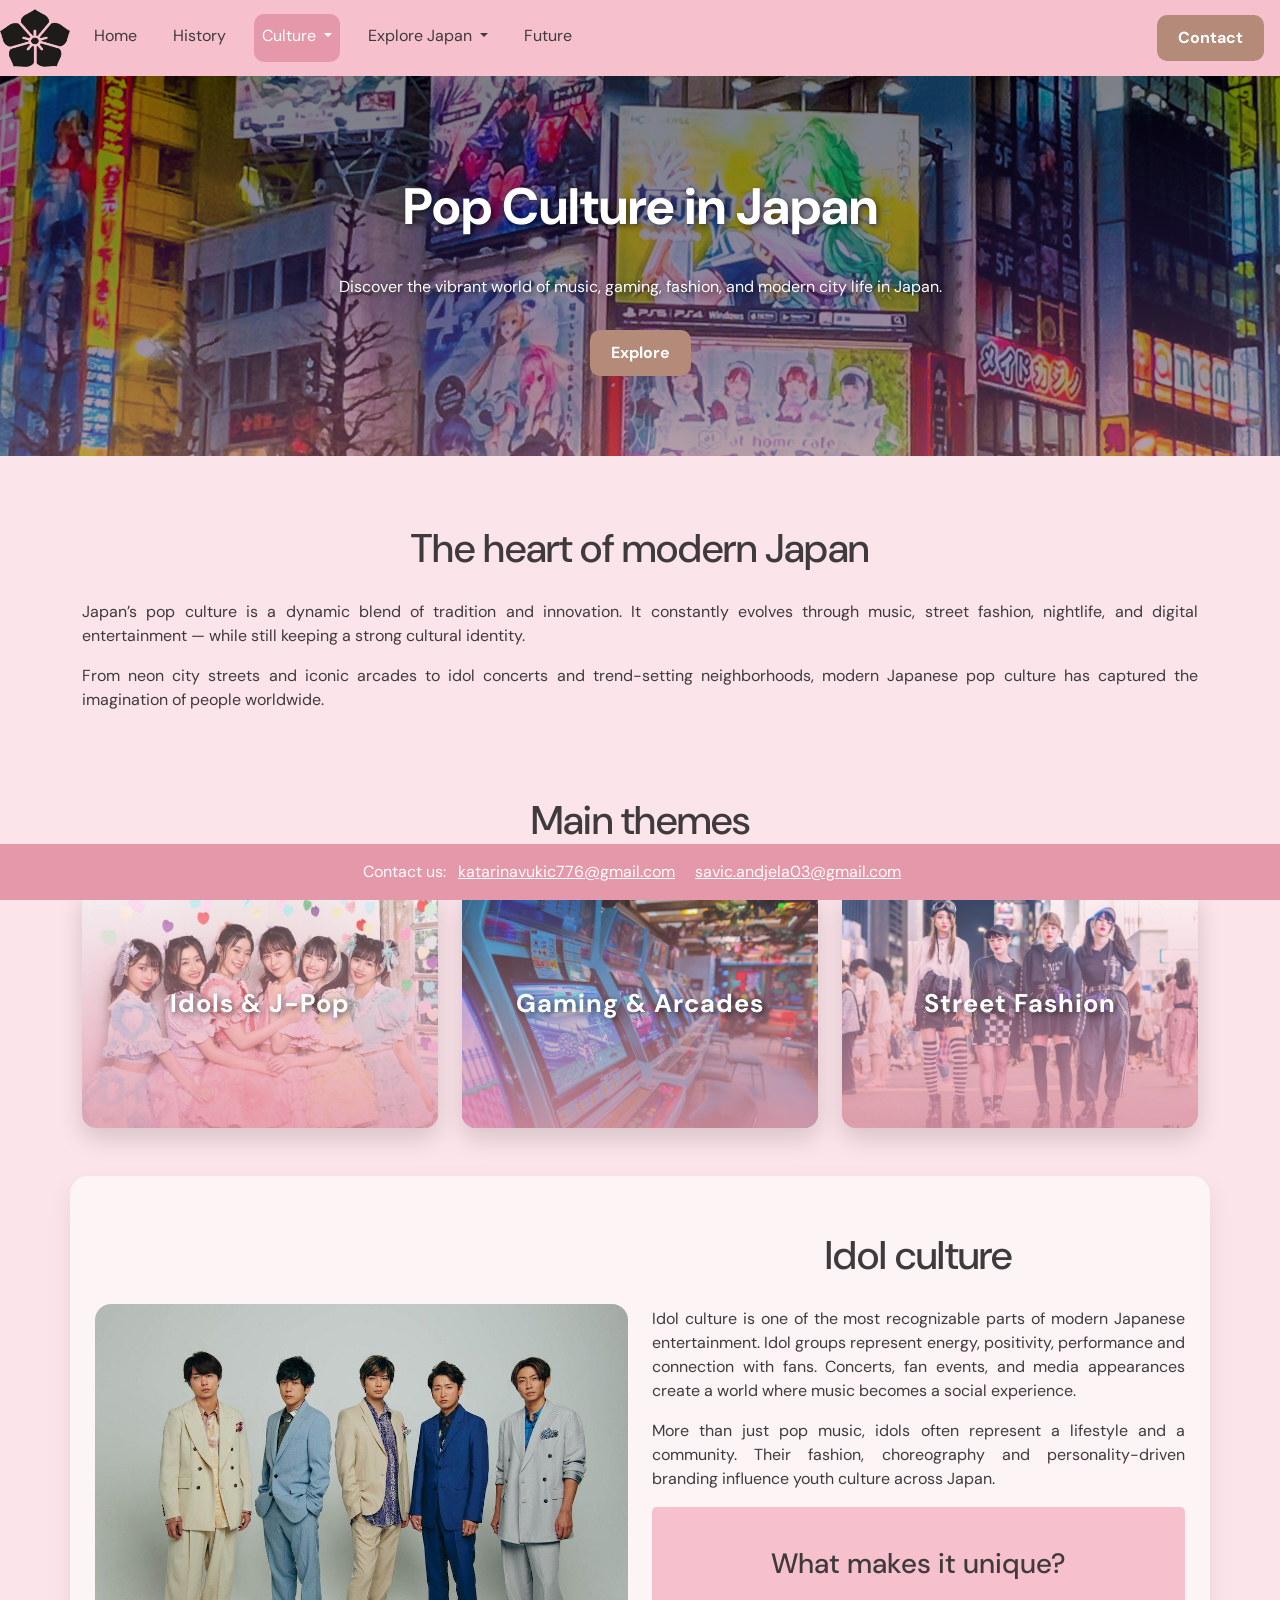
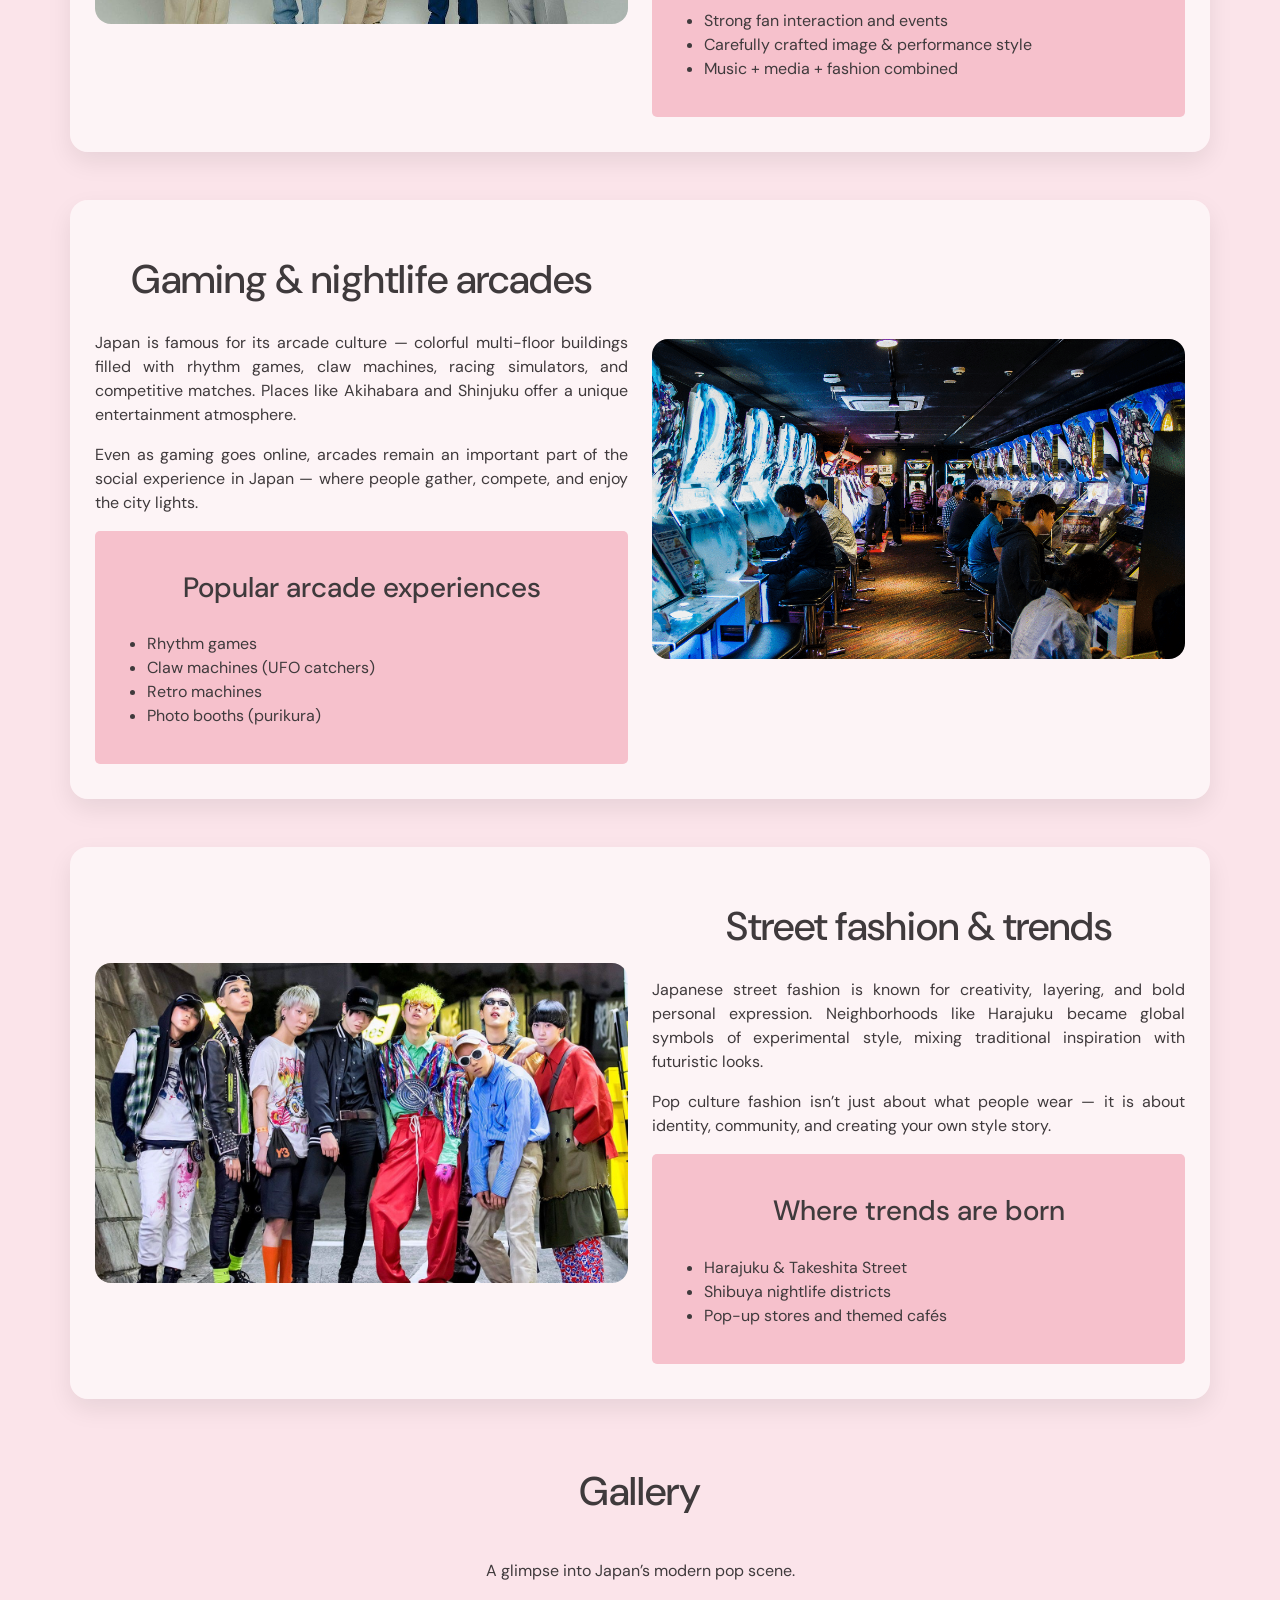
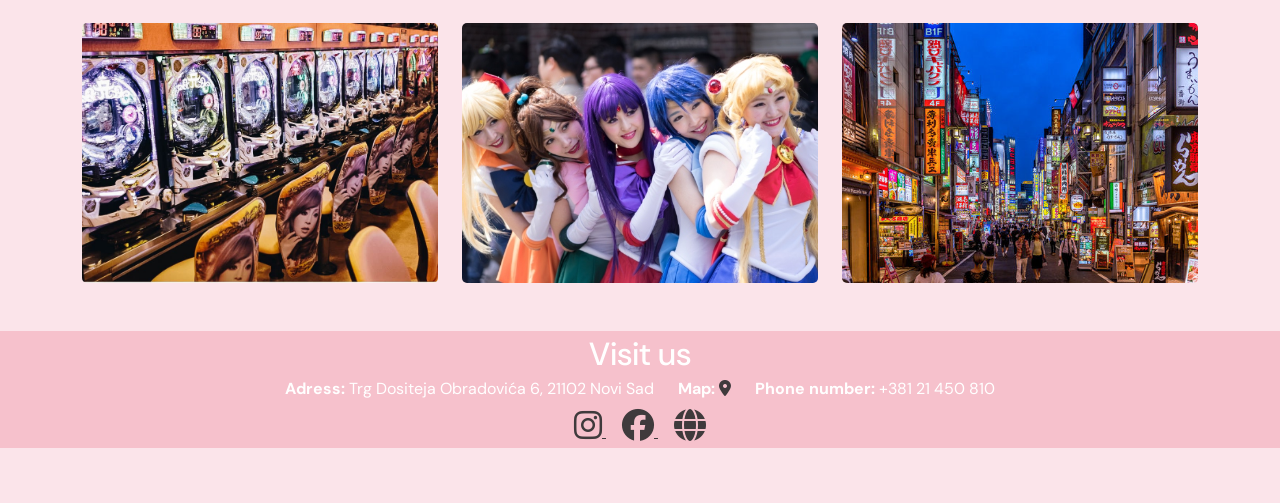
<file: popculture.html>
<!-- AI 7/2023 Katarina Vukic AI AI52/2022 Andjela Savic -->
<!-- Animacija u inženjerstvu -->
<!-- Predmetni projekat Web Dizajn -->

<!DOCTYPE html>
<html lang="en">

<head>
  <meta charset="UTF-8">
  <meta http-equiv="X-UA-Compatible" content="IE=edge">
  <meta name="viewport" content="width=device-width, initial-scale=1.0">

  <link href="files/bootstrap-5.3.3/css/bootstrap.css" rel="stylesheet">
  <link href="https://cdn.jsdelivr.net/npm/bootstrap@5.3.3/dist/css/bootstrap.min.css" rel="stylesheet">
  <link href="files/style.css" rel="stylesheet">

  <link rel="stylesheet" href="https://cdnjs.cloudflare.com/ajax/libs/font-awesome/6.4.0/css/all.min.css">
  <link href="https://fonts.googleapis.com/css2?family=DM+Sans:wght@400;500;700&display=swap" rel="stylesheet">

  <title>Japan x Pop Culture</title>
  <link rel="icon" type="image/png" href="images/logo0.png">
</head>

<body>

  <!-- NAVBAR -->
  <nav class="navbar navbar-expand-lg sticky-top">

    <a class="navbar1-logo ms-6" href="index.html">
      <img src="images/logo.png" width="70" height="60" alt="Logo">
    </a>

    <button class="navbar-toggler me-3" type="button" data-bs-toggle="collapse" data-bs-target="#navbarContent"
      aria-controls="navbarContent" aria-expanded="false" aria-label="Toggle navigation">
      <span class="navbar-toggler-icon"></span>
    </button>

    <div class="collapse navbar-collapse" id="navbarContent">
      <ul class="navbar-nav ps-3">

        <li class="nav-item">
          <a class="nav-link" href="index.html">Home</a>
        </li>

        <li class="nav-item">
          <a class="nav-link" href="history.html">History</a>
        </li>

        <li class="nav-item dropdown">
          <a class="nav-link dropdown-toggle active" href="#" id="meniDropdown" role="button" data-bs-toggle="dropdown"
            aria-expanded="false">
            Culture
          </a>
          <ul class="dropdown-menu" aria-labelledby="meniDropdown">
            <li><a class="dropdown-item" href="tradition.html">Tradition</a></li>
            <li><a class="dropdown-item" href="mythology.html">Mythology</a></li>
            <li><a class="dropdown-item active" href="popculture.html">Pop culture</a></li>
            <li><a class="dropdown-item" href="anime.html">Anime/Manga</a></li>
          </ul>
        </li>

        <li class="nav-item dropdown">
          <a class="nav-link dropdown-toggle" href="#" id="meniDropdown2" role="button" data-bs-toggle="dropdown"
            aria-expanded="false">
            Explore Japan
          </a>
          <ul class="dropdown-menu" aria-labelledby="meniDropdown2">
            <li><a class="dropdown-item" href="tourism.html">Tourism</a></li>
            <li><a class="dropdown-item" href="food.html">Food</a></li>
            <li><a class="dropdown-item" href="cities.html">Cities</a></li>
            <li><a class="dropdown-item" href="nature.html">Nature</a></li>
          </ul>
        </li>

        <li class="nav-item">
          <a class="nav-link" href="future.html">Future</a>
        </li>

      </ul>

      <a href="kontakt.html" class="btn custom-btn ms-auto me-3">Contact</a>
    </div>
  </nav>

  <!-- HERO BANNER -->
  <header class="pop-hero">
    <img src="images/pop-banner.png" alt="Pop Culture in Japan" class="pop-hero-img">
    <div class="pop-hero-overlay"></div>

    <div class="container pop-hero-content">
      <h1 class="pop-hero-title">Pop Culture in Japan</h1>
      <p class="pop-hero-subtitle">
        Discover the vibrant world of music, gaming, fashion, and modern city life in Japan.
      </p>
      <a href="#pop-start" class="btn custom-btn pop-hero-btn">Explore</a>
    </div>
  </header>

  <!-- INTRO -->
  <main id="pop-start" class="container my-5">
    <div class="row">
      <div class="col-md-12">
        <h1>The heart of modern Japan</h1>
        <p>
          Japan’s pop culture is a dynamic blend of tradition and innovation. It constantly evolves through music,
          street fashion, nightlife, and digital entertainment — while still keeping a strong cultural identity.
        </p>
        <p>
          From neon city streets and iconic arcades to idol concerts and trend-setting neighborhoods, modern Japanese
          pop culture has captured the imagination of people worldwide.
        </p>
      </div>
    </div>
  </main>

  <!-- 3 CARDS -->
  <section class="container my-5">
    <h1 class="text-center mb-4">Main themes</h1>

    <div class="row g-4">

      <div class="col-md-4">
        <a href="#idols" class="pop-link-card">
          <div class="topic-card pop-topic-card">
            <img src="images/idols.jpg" alt="Idols and J-Pop">
            <div class="topic-overlay">
              <h3>Idols & J-Pop</h3>
            </div>
          </div>
        </a>
      </div>

      <div class="col-md-4">
        <a href="#gaming" class="pop-link-card">
          <div class="topic-card pop-topic-card">
            <img src="images/gaming.jpg" alt="Gaming and arcades">
            <div class="topic-overlay">
              <h3>Gaming & Arcades</h3>
            </div>
          </div>
        </a>
      </div>

      <div class="col-md-4">
        <a href="#fashion" class="pop-link-card">
          <div class="topic-card pop-topic-card">
            <img src="images/fashion.jpg" alt="Street fashion in Japan">
            <div class="topic-overlay">
              <h3>Street Fashion</h3>
            </div>
          </div>
        </a>
      </div>

    </div>
  </section>

  <!-- BIG SECTION 1 -->
  <section id="idols" class="container my-5 pop-soft-box">
    <div class="row g-4 align-items-center">
      <div class="col-md-6">
        <img src="images/jpop.jpg" class="img-fluid pop-big-img" alt="Idol culture">
      </div>

      <div class="col-md-6">
        <h1>Idol culture</h1>
        <p>
          Idol culture is one of the most recognizable parts of modern Japanese entertainment. Idol groups represent
          energy, positivity, performance and connection with fans. Concerts, fan events, and media appearances create
          a world where music becomes a social experience.
        </p>
        <p>
          More than just pop music, idols often represent a lifestyle and a community. Their fashion, choreography and
          personality-driven branding influence youth culture across Japan.
        </p>

        <div class="info-sidebar">
          <h3>What makes it unique?</h3>
          <ul class="list">
            <li>Strong fan interaction and events</li>
            <li>Carefully crafted image & performance style</li>
            <li>Music + media + fashion combined</li>
          </ul>
        </div>
      </div>
    </div>
  </section>

  <!-- BIG SECTION 2 -->
  <section id="gaming" class="container my-5 pop-soft-box">
    <div class="row g-4 align-items-center flex-md-row-reverse">
      <div class="col-md-6">
        <img src="images/arcade.png" class="img-fluid pop-big-img" alt="Arcades in Japan">
      </div>

      <div class="col-md-6">
        <h1>Gaming & nightlife arcades</h1>
        <p>
          Japan is famous for its arcade culture — colorful multi-floor buildings filled with rhythm games, claw
          machines, racing simulators, and competitive matches. Places like Akihabara and Shinjuku offer a unique
          entertainment atmosphere.
        </p>
        <p>
          Even as gaming goes online, arcades remain an important part of the social experience in Japan — where people
          gather, compete, and enjoy the city lights.
        </p>

        <div class="info-sidebar">
          <h3>Popular arcade experiences</h3>
          <ul class="list">
            <li>Rhythm games</li>
            <li>Claw machines (UFO catchers)</li>
            <li>Retro machines</li>
            <li>Photo booths (purikura)</li>
          </ul>
        </div>
      </div>
    </div>
  </section>

  <!-- EXTRA SECTION (Fashion) -->
  <section id="fashion" class="container my-5 pop-soft-box">
    <div class="row g-4 align-items-center">
      <div class="col-md-6">
        <img src="images/streetwear.jpg" class="img-fluid pop-big-img" alt="Street fashion">
      </div>

      <div class="col-md-6">
        <h1>Street fashion & trends</h1>
        <p>
          Japanese street fashion is known for creativity, layering, and bold personal expression. Neighborhoods like
          Harajuku became global symbols of experimental style, mixing traditional inspiration with futuristic looks.
        </p>
        <p>
          Pop culture fashion isn’t just about what people wear — it is about identity, community, and creating your own
          style story.
        </p>

        <div class="info-sidebar">
          <h3>Where trends are born</h3>
          <ul class="list">
            <li>Harajuku & Takeshita Street</li>
            <li>Shibuya nightlife districts</li>
            <li>Pop-up stores and themed cafés</li>
          </ul>
        </div>
      </div>
    </div>
  </section>

  <!-- GALLERY -->
  <section class="container my-5">
    <h1 class="text-center mb-4">Gallery</h1>
    <p class="text-center" style="color:#3F3A3C;">
      A glimpse into Japan’s modern pop scene.
    </p>

    <div class="row g-4 mt-2">
      <div class="col-md-4">
        <img src="images/pachinko.jpg" alt="Pachinko" class="gallery-img">
      </div>
      <div class="col-md-4">
        <img src="images/cosplay.jpg" alt="Cosplay" class="gallery-img">
      </div>
      <div class="col-md-4">
        <img src="images/street.jpg" alt="Tokyo street scene" class="gallery-img">
      </div>
    </div>
  </section>

    <!-- Kontakt banner -->
    <section class="contact-banner py-1 text-white">
      <div class="container text-center">
        <h2 class="mb-1">Visit us</h2>
        <div class="contact-info d-flex justify-content-center gap-4 flex-wrap">
          <span><b>Adress: </b>Trg Dositeja Obradovića 6, 21102 Novi Sad</span>
          <div><b>Map: </b>
            <a href="https://www.google.com/maps/place/Fakultet+tehničkih+nauka/@45.2465828,19.8514187,17z" 
     target="_blank" 
     class="map-link">
    <i class="fas fa-map-marker-alt"></i> 
  </a>
          </div>
          <span><b>Phone number: </b>+381 21 450 810</span>
        </div>
        <div class="social-icons mt-2">
          <a href="https://www.instagram.com/ftn_ns/" target="_blank" class="me-3">
            <i class="fab fa-instagram fa-2x"></i>
          </a>
          <a href="https://www.facebook.com/ftn.ns/" target="_blank" class="me-3">
            <i class="fab fa-facebook fa-2x"></i>
          </a>
          <a href="https://www.ftn.uns.ac.rs/" target="_blank">
            <i class="fas fa-globe fa-2x"></i>
          </a>
        </div>
      </div>
    </section>

  <!-- Footer -->

    <footer class="footer1 py-3 fixed-bottom">
        <div class="container text-center">
          <div class="row g-0">
            <div class="col-md-12 me-3">
              <span class="me-2">Contact us:</span>
            <a href="mailto:katarinavukic776@gmail.com" class="text-white me-3">katarinavukic776@gmail.com</a>
              <a href="savic.andjela03@gmail.com" class="text-white me-3">savic.andjela03@gmail.com</a>
            </div>
          </div>
        </div>
    </footer>

    <script>
    document.addEventListener("DOMContentLoaded", function() {
        const navLinks = document.querySelectorAll(".navbar .nav-link");
        const currentPage = window.location.pathname.split("/").pop() || "index.html";

        navLinks.forEach(link => {
            const linkPage = link.getAttribute("href");
            if(linkPage === currentPage){
                link.classList.add("active");
            }
        });
    });
    </script>

  <script src="https://cdn.jsdelivr.net/npm/bootstrap@5.3.3/dist/js/bootstrap.bundle.min.js"></script>

</body>

</html>
</file>
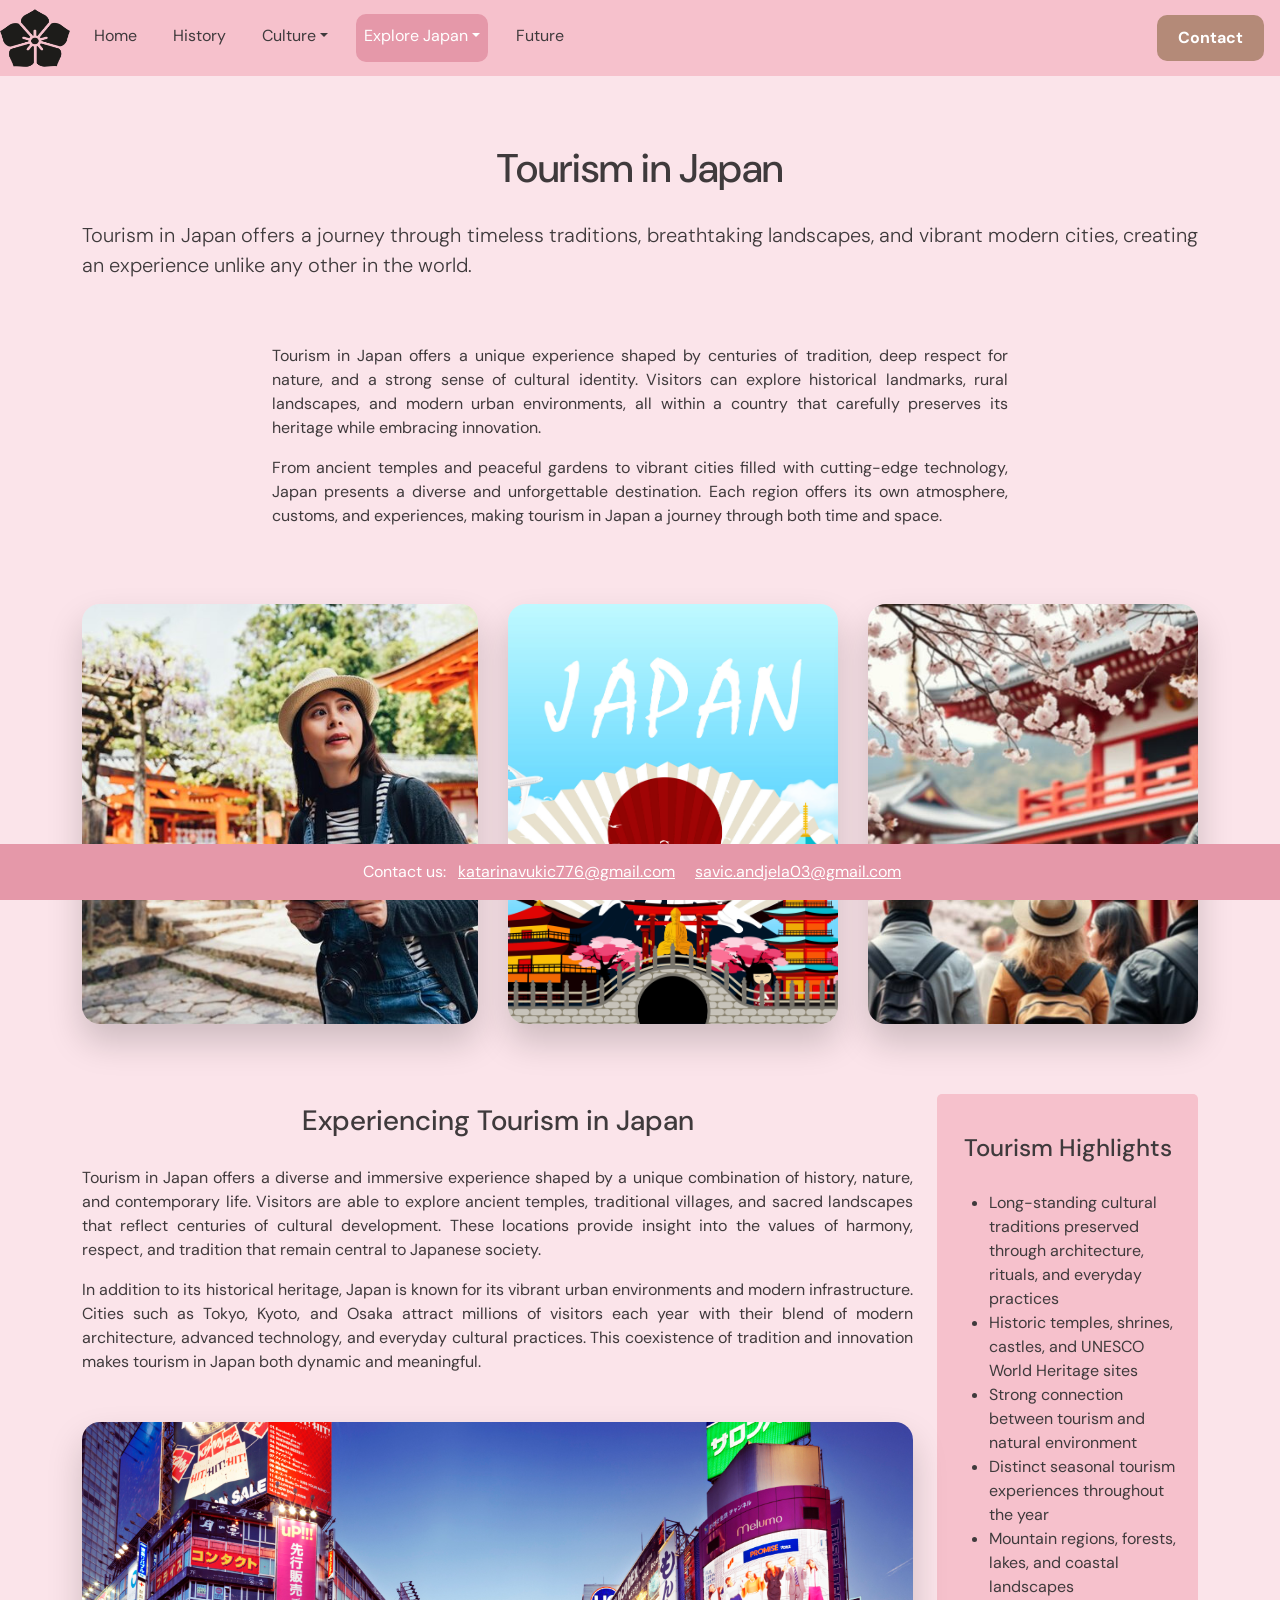
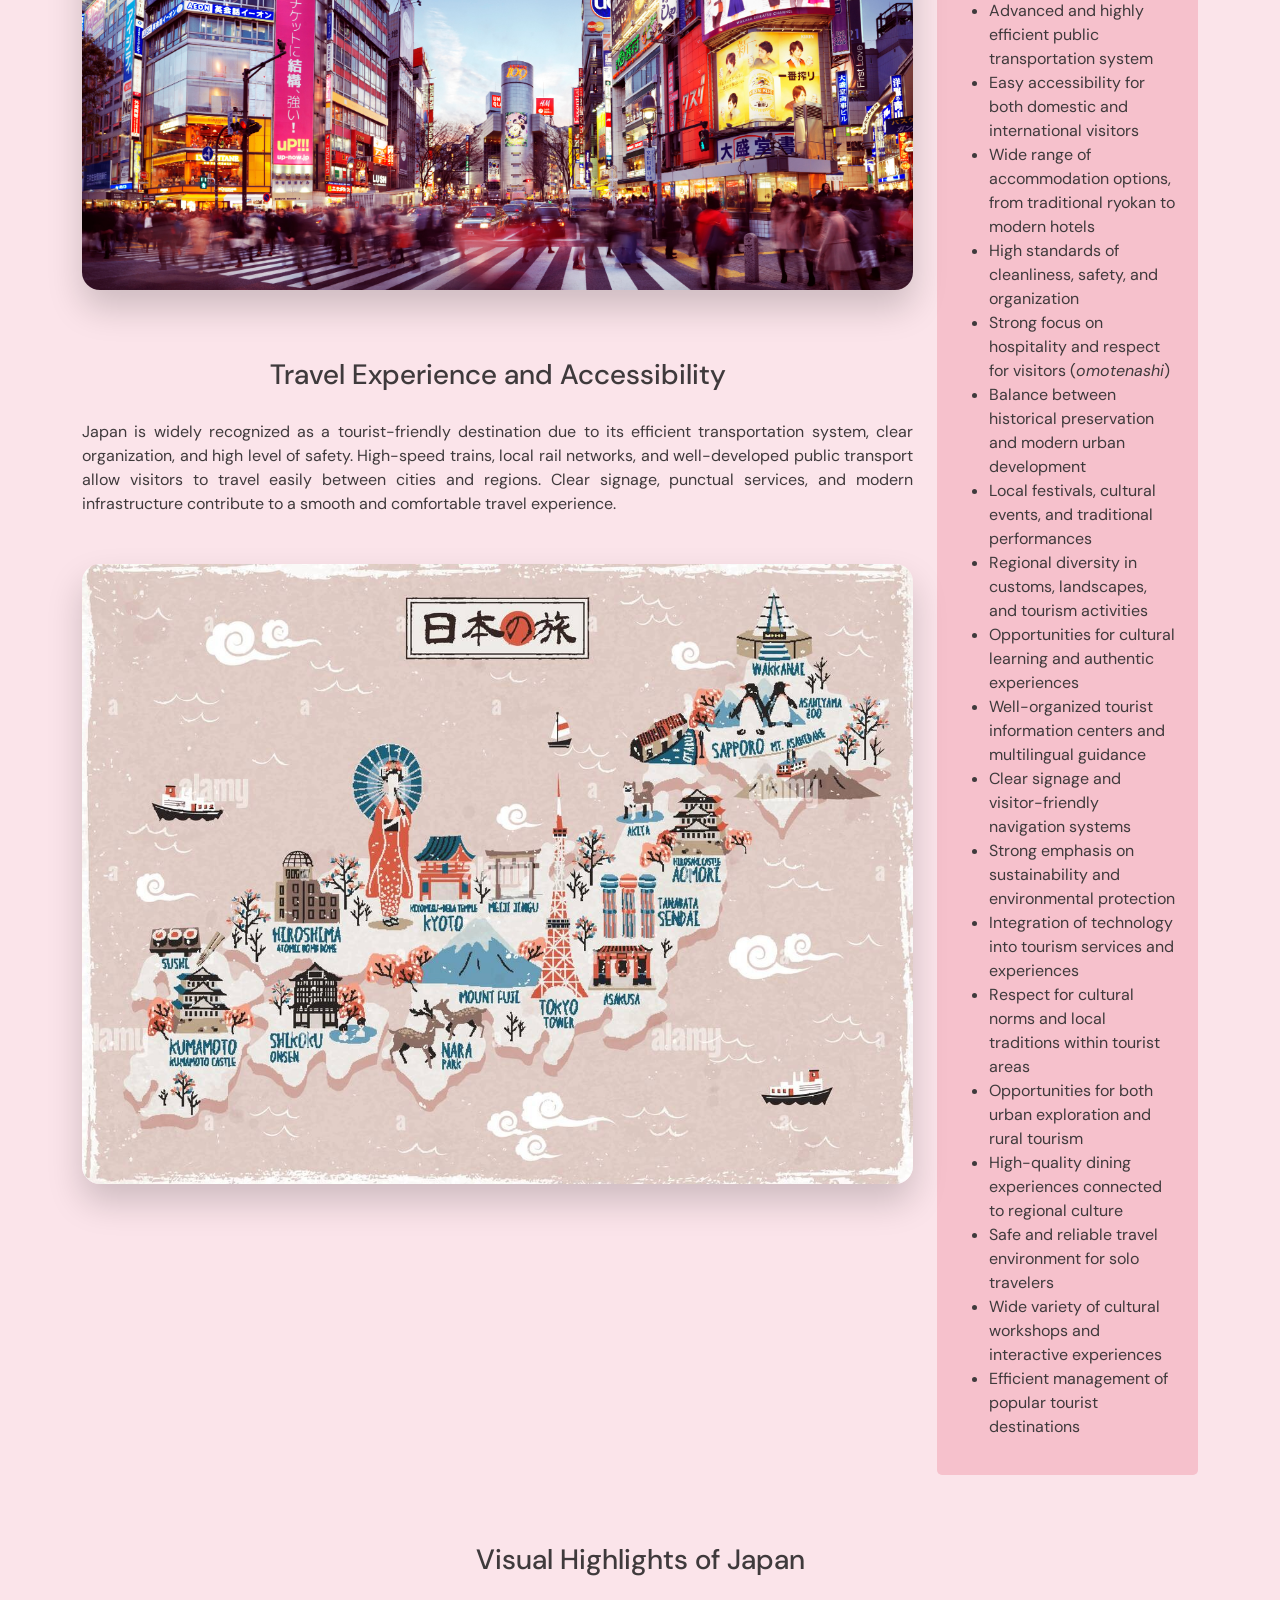
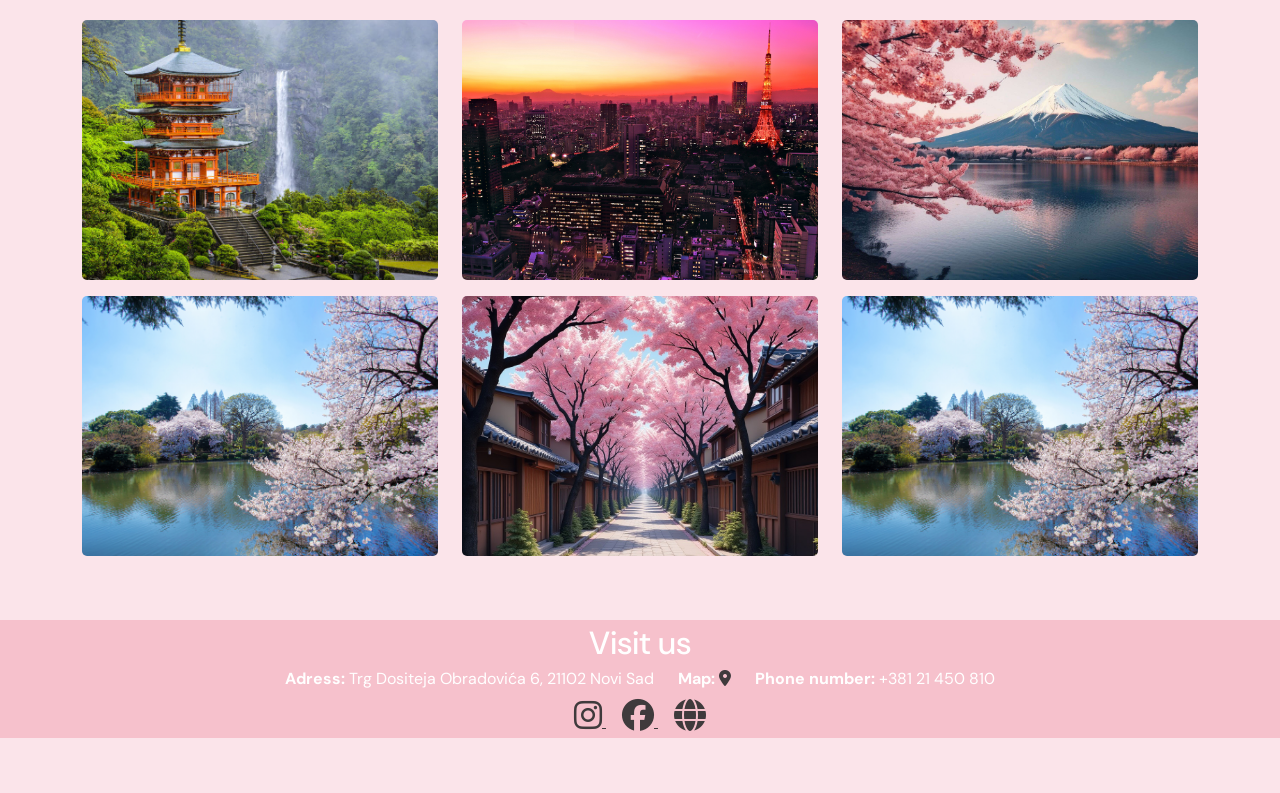
<file: tourism.html>
<!-- AI 7/2023 Katarina Vukic AI AI52/2022 Andjela Savic -->
<!-- Animacija u inženjerstvu -->
<!-- Predmetni projekat Web Dizajn -->

<!DOCTYPE html>
<html lang="en">

<head>

    <meta charset="UTF-8">
    <meta http-equiv="X-UA-Compatible" content="IE=edge">
    <meta name="viewport" content="width=device-width, initial-scale=1.0">
    <link href="files/bootstrap-5.3.3/css/bootstrap.css" rel="stylesheet">
    <link href="https://cdn.jsdelivr.net/npm/bootstrap@5.3.3/dist/css/bootstrap.min.css" rel="stylesheet">
    <link href="files/style.css" rel="stylesheet">
    <link rel="stylesheet" href="https://cdnjs.cloudflare.com/ajax/libs/font-awesome/6.4.0/css/all.min.css">
    <link href="https://fonts.googleapis.com/css2?family=DM+Sans:wght@400;500;700&display=swap" rel="stylesheet">
    <title>Japan x future - Tourism</title>
    <link rel="icon" type="image/png" href="images/logo0.png">

</head>

<body>

<!-- NAVBAR -->
<nav class="navbar navbar-expand-lg sticky-top">
  <a class="navbar1-logo ms-6" href="index.html">
    <img src="images/logo.png" width="70" height="60" alt="Logo">
  </a>

  <button class="navbar-toggler me-3" type="button" data-bs-toggle="collapse" data-bs-target="#navbarContent">
    <span class="navbar-toggler-icon"></span>
  </button>

  <div class="collapse navbar-collapse" id="navbarContent">
    <ul class="navbar-nav ps-3">
      <li class="nav-item"><a class="nav-link" href="index.html">Home</a></li>
      <li class="nav-item"><a class="nav-link" href="history.html">History</a></li>

      <li class="nav-item dropdown">
        <a class="nav-link dropdown-toggle" href="#" data-bs-toggle="dropdown">Culture</a>
        <ul class="dropdown-menu">
          <li><a class="dropdown-item" href="tradition.html">Tradition</a></li>
          <li><a class="dropdown-item" href="mythology.html">Mythology</a></li>
          <li><a class="dropdown-item" href="popculture.html">Pop Culture</a></li>
          <li><a class="dropdown-item" href="anime.html">Anime & Manga</a></li>
        </ul>
      </li>

      <li class="nav-item dropdown">
        <a class="nav-link dropdown-toggle active" href="#" data-bs-toggle="dropdown">Explore Japan</a>
        <ul class="dropdown-menu">
          <li><a class="dropdown-item active" href="tourism.html">Tourism</a></li>
          <li><a class="dropdown-item" href="food.html">Food</a></li>
          <li><a class="dropdown-item" href="cities.html">Cities</a></li>
          <li><a class="dropdown-item" href="nature.html">Nature</a></li>
        </ul>
      </li>

      <li class="nav-item"><a class="nav-link" href="future.html">Future</a></li>
    </ul>

    <a href="kontakt.html" class="btn custom-btn ms-auto me-3">Contact</a>
  </div>
</nav>


    <!-- Tekst -->

   <main class="container my-5">

  
  <section class="row mb-5">
    <div class="col-12 text-center">
      <h1>Tourism in Japan</h1>
      <p class="lead">Tourism in Japan offers a journey through timeless traditions, breathtaking landscapes, and vibrant modern cities, creating an experience unlike any other in the world.</p>
    </div>
  </section>

  <!-- INTRO TEXT -->
  <section class="row mb-5 justify-content-center">
    <div class="col-md-8">
      <p>Tourism in Japan offers a unique experience shaped by centuries of tradition, deep respect for nature, and a strong sense of cultural identity. Visitors can explore historical landmarks, rural landscapes, and modern urban environments, all within a country that carefully preserves its heritage while embracing innovation.</p>
      <p>From ancient temples and peaceful gardens to vibrant cities filled with cutting-edge technology, Japan presents a diverse and unforgettable destination. Each region offers its own atmosphere, customs, and experiences, making tourism in Japan a journey through both time and space.</p>
    </div>
  </section>

  <!-- FEATURE IMAGE GRID -->
 <div class="tourism-gallery">



  <div class="tourism-img large">
    <img src="images/japantravel2.jpg" alt="Japan illustration">
  </div>

  <div class="tourism-img small">
    <img src="images/japantravel1.jpg" alt="Tourism in Japan">
  </div>

  <div class="tourism-img small">
    <img src="images/japantravel3.jpg" alt="Japanese temple">
  </div>

</div>
  </section>

  <!-- MAIN CONTENT + SIDEBAR -->
  <section class="row mb-5">

    <!-- MAIN CONTENT CONTAINER -->
    <div class="col-md-9">

      <!-- CONTENT BLOCK 1 -->
      <section class="mb-5">
        <h3>Experiencing Tourism in Japan</h3>
        <p>Tourism in Japan offers a diverse and immersive experience shaped by a
      unique combination of history, nature, and contemporary life. Visitors
      are able to explore ancient temples, traditional villages, and sacred
      landscapes that reflect centuries of cultural development. These
      locations provide insight into the values of harmony, respect, and
      tradition that remain central to Japanese society.</p>
        <p>In addition to its historical heritage, Japan is known for its vibrant
      urban environments and modern infrastructure. Cities such as Tokyo,
      Kyoto, and Osaka attract millions of visitors each year with their blend
      of modern architecture, advanced technology, and everyday cultural
      practices. This coexistence of tradition and innovation makes tourism in
      Japan both dynamic and meaningful.</p>
      </section>

      <!-- FULL WIDTH IMAGE -->
      <section class="mb-5">
       <div class="tourism-img small">
    <img src="images/japantravel4.jpg" alt="Japanese temple">
  </div>
      </section>

      <!-- CONTENT BLOCK 2 -->
      <section class="mb-5">
        <h3>Travel Experience and Accessibility</h3>
        <p> Japan is widely recognized as a tourist-friendly destination due to its
    efficient transportation system, clear organization, and high level of
    safety. High-speed trains, local rail networks, and well-developed public
    transport allow visitors to travel easily between cities and regions.
    Clear signage, punctual services, and modern infrastructure contribute to
    a smooth and comfortable travel experience.</p>
      </section>

      <!-- MAP OR HIGHLIGHT IMAGE -->
      <section class="mb-5">
        <div class="tourism-img large">
       <img src="images/japantravel5.jpg" alt="Japanese temple">
      </section>

    </div>

    <!-- SIDEBAR -->
    <aside class="col-md-3">
      <div class="info-sidebar">
        <h4>Tourism Highlights</h4>
<ul class="star-list">
  <li>Long-standing cultural traditions preserved through architecture, rituals, and everyday practices</li>
  <li>Historic temples, shrines, castles, and UNESCO World Heritage sites</li>
  <li>Strong connection between tourism and natural environment</li>
  <li>Distinct seasonal tourism experiences throughout the year</li>
  <li>Mountain regions, forests, lakes, and coastal landscapes</li>
  <li>Advanced and highly efficient public transportation system</li>
  <li>Easy accessibility for both domestic and international visitors</li>
  <li>Wide range of accommodation options, from traditional ryokan to modern hotels</li>
  <li>High standards of cleanliness, safety, and organization</li>
  <li>Strong focus on hospitality and respect for visitors (<em>omotenashi</em>)</li>
  <li>Balance between historical preservation and modern urban development</li>
  <li>Local festivals, cultural events, and traditional performances</li>
  <li>Regional diversity in customs, landscapes, and tourism activities</li>
  <li>Opportunities for cultural learning and authentic experiences</li>
  <li>Well-organized tourist information centers and multilingual guidance</li>
<li>Clear signage and visitor-friendly navigation systems</li>
<li>Strong emphasis on sustainability and environmental protection</li>
<li>Integration of technology into tourism services and experiences</li>
<li>Respect for cultural norms and local traditions within tourist areas</li>
<li>Opportunities for both urban exploration and rural tourism</li>
<li>High-quality dining experiences connected to regional culture</li>
<li>Safe and reliable travel environment for solo travelers</li>
<li>Wide variety of cultural workshops and interactive experiences</li>
<li>Efficient management of popular tourist destinations</li>
</ul>

      </div>
    </aside>

  </section>

 <!-- GALLERY SECTION -->
<section class="mb-5">
  <h3 class="text-center mb-4">Visual Highlights of Japan</h3>

  <div class="row">
    <div class="col-md-4 mb-3">
      <img src="images/japantravel6.jpg" alt="Japanese temple" class="img-fluid gallery-img">
    </div>

    <div class="col-md-4 mb-3">
      <img src="images/japantravel7.jpg" alt="Japanese temple" class="img-fluid gallery-img">
    </div>

    <div class="col-md-4 mb-3">
      <img src="images/japantravel8.jpg" alt="Japanese temple" class="img-fluid gallery-img">
    </div>

    <div class="col-md-4 mb-3">
      <img src="images/japantravel9.jpg" alt="Japanese temple" class="img-fluid gallery-img">
    </div>

    <div class="col-md-4 mb-3">
      <img src="images/japantravel10.jpg" alt="Japanese temple" class="img-fluid gallery-img">
    </div>

    <div class="col-md-4 mb-3">
      <img src="images/japantravel11.jpg" alt="Japanese temple" class="img-fluid gallery-img">
    </div>
  </div>
</section>

</main>

    <!-- Kontakt banner -->
    <section class="contact-banner py-1 text-white">
      <div class="container text-center">
        <h2 class="mb-1">Visit us</h2>
        <div class="contact-info d-flex justify-content-center gap-4 flex-wrap">
          <span><b>Adress: </b>Trg Dositeja Obradovića 6, 21102 Novi Sad</span>
          <div><b>Map: </b>
            <a href="https://www.google.com/maps/place/Fakultet+tehničkih+nauka/@45.2465828,19.8514187,17z" 
     target="_blank" 
     class="map-link">
    <i class="fas fa-map-marker-alt"></i> 
  </a>
          </div>
          <span><b>Phone number: </b>+381 21 450 810</span>
        </div>
        <div class="social-icons mt-2">
          <a href="https://www.instagram.com/ftn_ns/" target="_blank" class="me-3">
            <i class="fab fa-instagram fa-2x"></i>
          </a>
          <a href="https://www.facebook.com/ftn.ns/" target="_blank" class="me-3">
            <i class="fab fa-facebook fa-2x"></i>
          </a>
          <a href="https://www.ftn.uns.ac.rs/" target="_blank">
            <i class="fas fa-globe fa-2x"></i>
          </a>
        </div>
      </div>
    </section>

    <!--  Footer -->

    <footer class="footer1 py-3 fixed-bottom">
        <div class="container text-center">
          <div class="row g-0">
            <div class="col-md-12 me-3">
              <span class="me-2">Contact us:</span>
            <a href="mailto:katarinavukic776@gmail.com" class="text-white me-3">katarinavukic776@gmail.com</a>
              <a href="savic.andjela03@gmail.com" class="text-white me-3">savic.andjela03@gmail.com</a>
            </div>
          </div>
        </div>
    </footer>

    <script>
    document.addEventListener("DOMContentLoaded", function() {
        const navLinks = document.querySelectorAll(".navbar .nav-link");
        const currentPage = window.location.pathname.split("/").pop() || "index.html";

        navLinks.forEach(link => {
            const linkPage = link.getAttribute("href");
            if(linkPage === currentPage){
                link.classList.add("active");
            }
        });
    });
    </script>

    <script src="https://cdn.jsdelivr.net/npm/bootstrap@5.3.3/dist/js/bootstrap.bundle.min.js"></script>

</body>

</html>
</file>
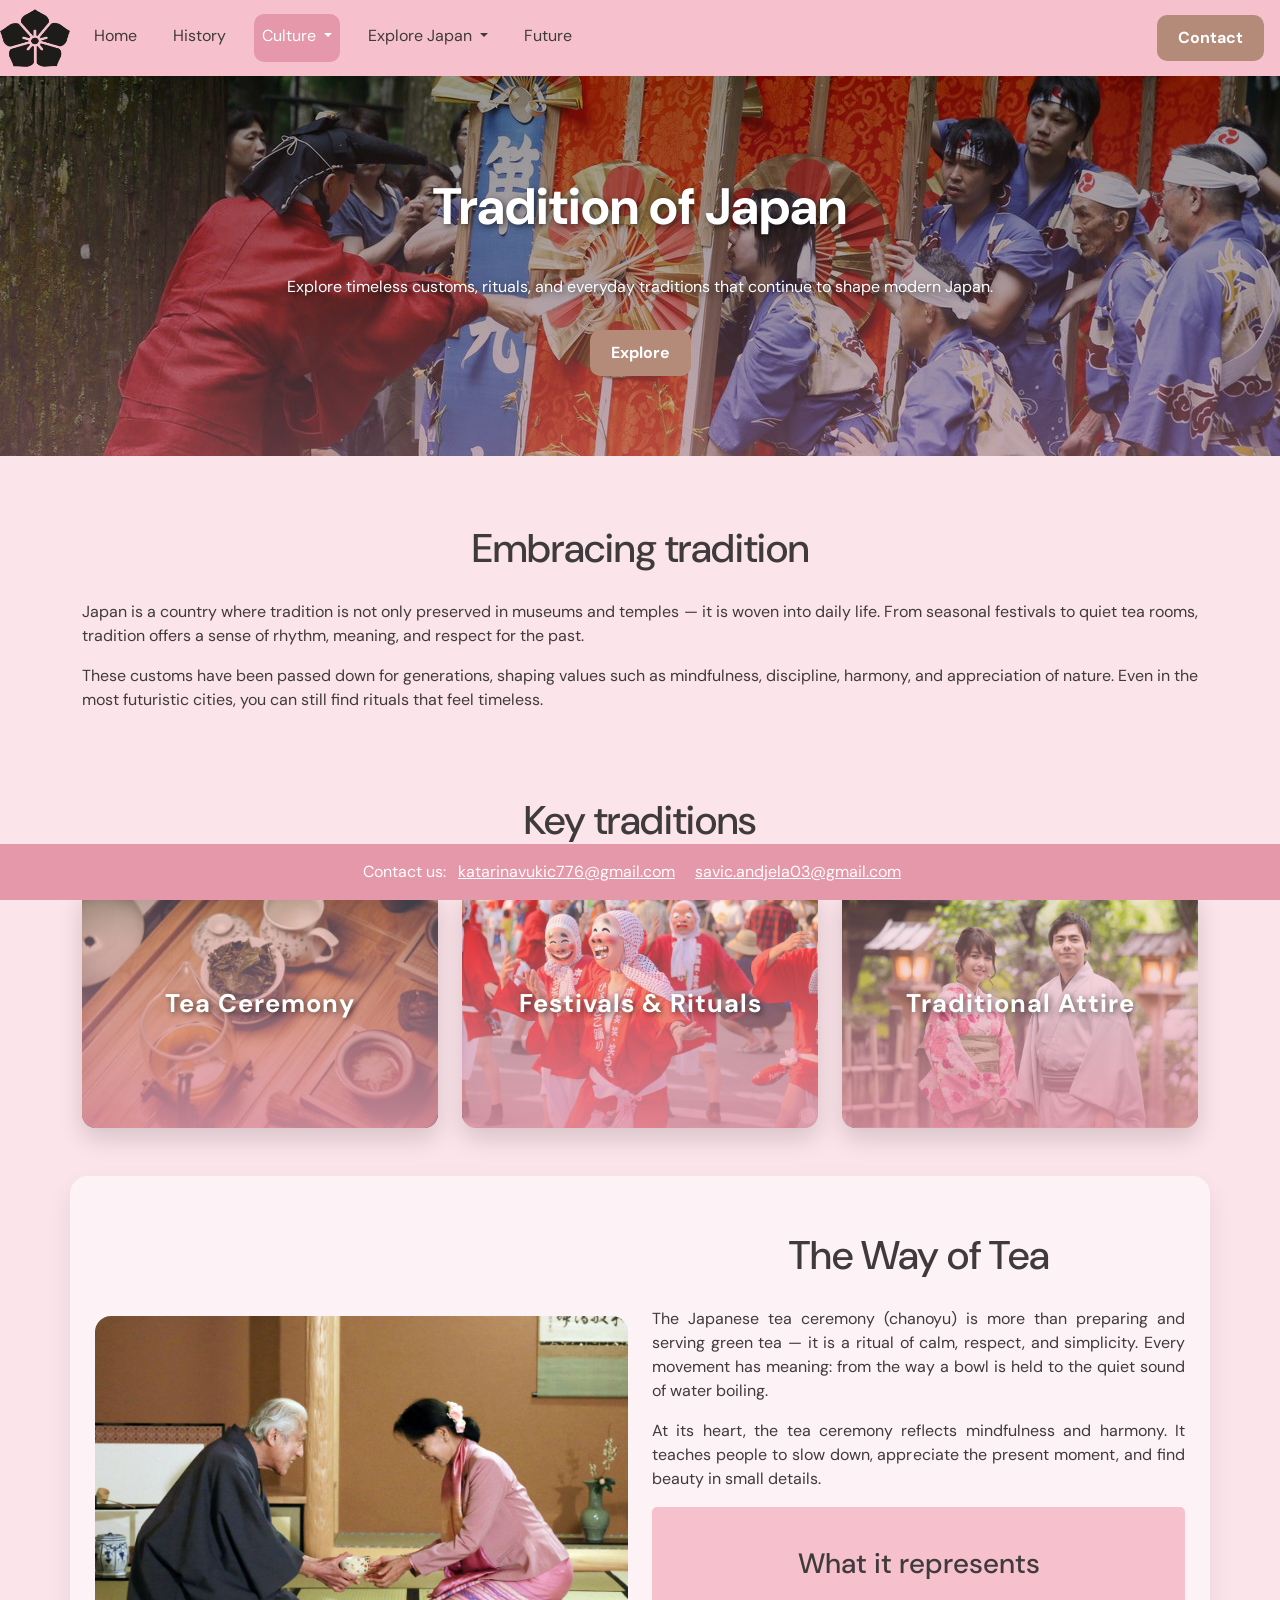
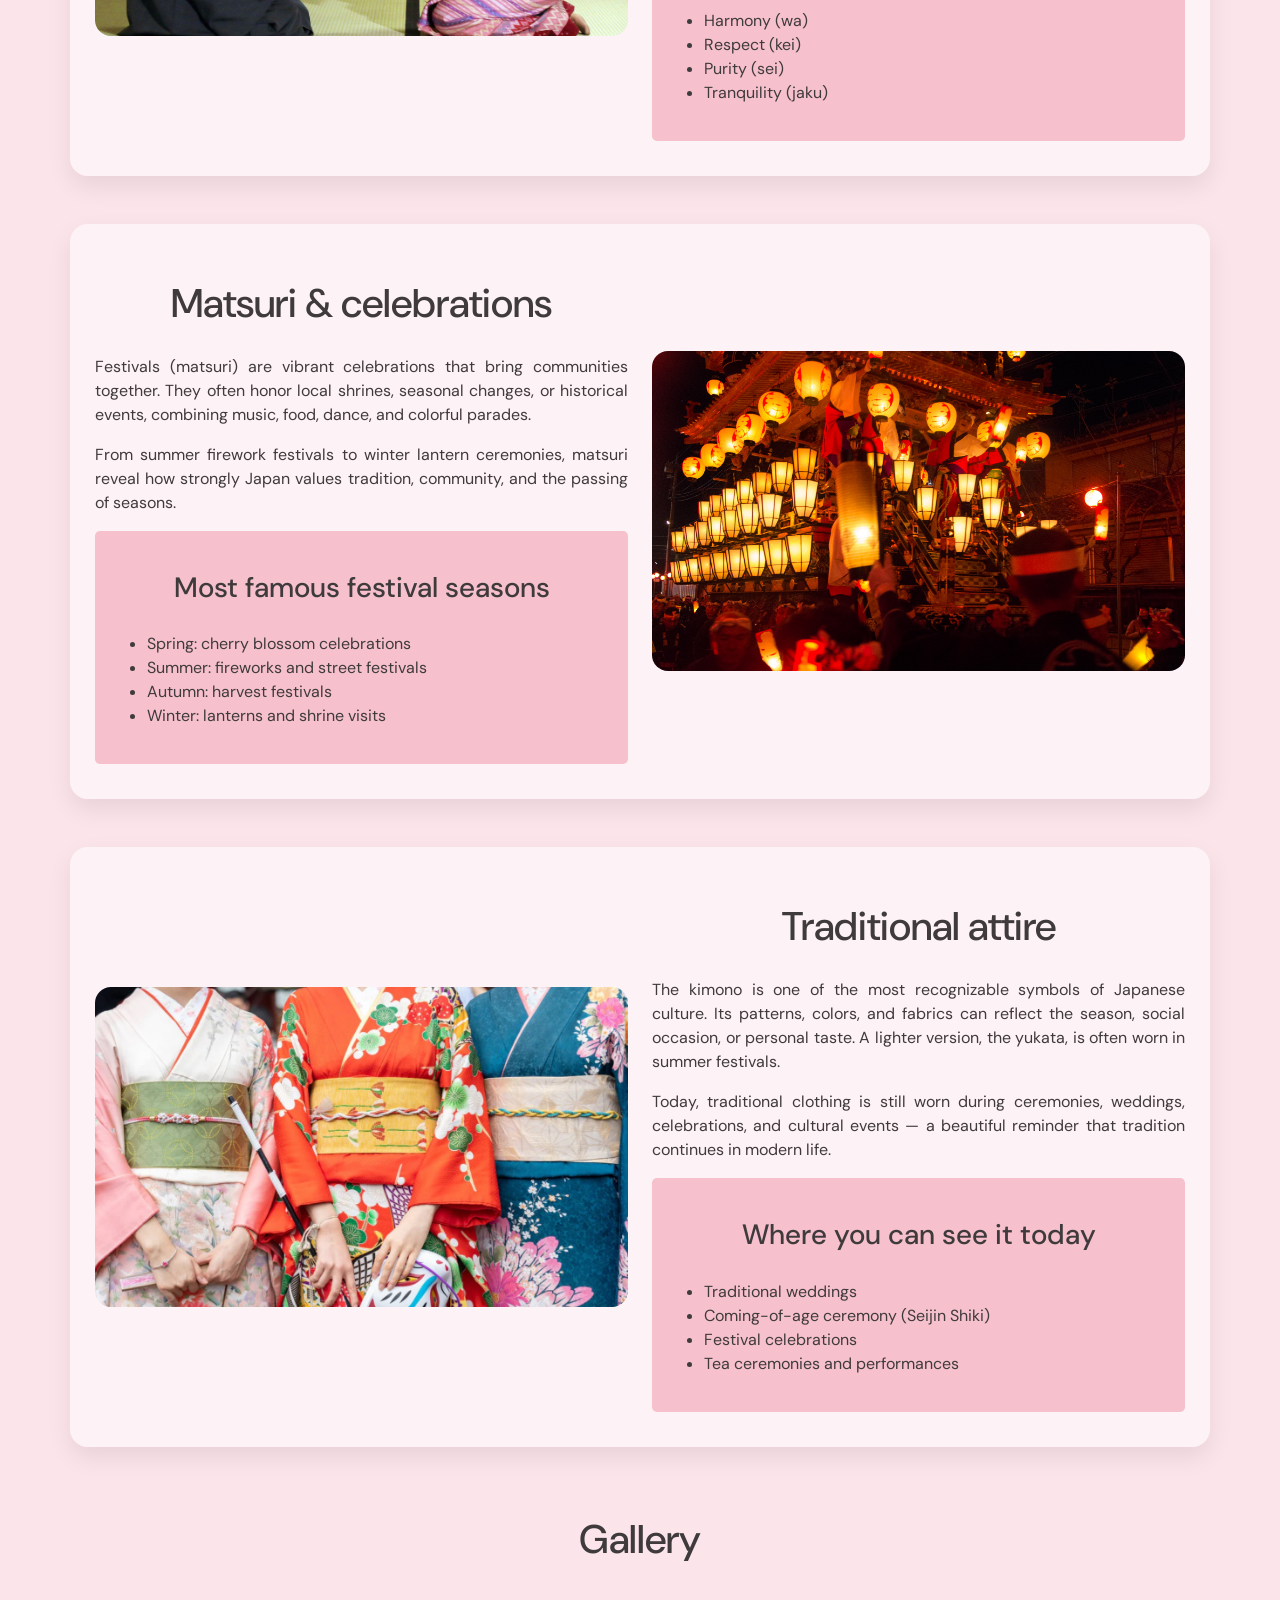
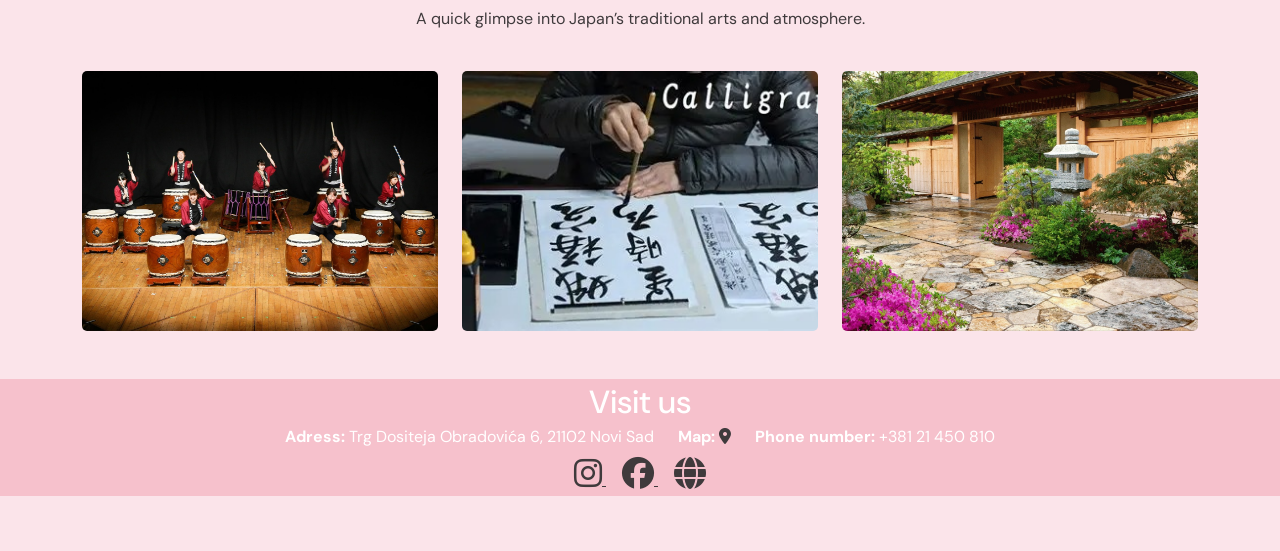
<file: tradition.html>
<!-- AI 7/2023 Katarina Vukic AI AI52/2022 Andjela Savic -->
<!-- Animacija u inženjerstvu -->
<!-- Predmetni projekat Web Dizajn -->

<!DOCTYPE html>
<html lang="en">

<head>
  <meta charset="UTF-8">
  <meta http-equiv="X-UA-Compatible" content="IE=edge">
  <meta name="viewport" content="width=device-width, initial-scale=1.0">

  <link href="files/bootstrap-5.3.3/css/bootstrap.css" rel="stylesheet">
  <link href="https://cdn.jsdelivr.net/npm/bootstrap@5.3.3/dist/css/bootstrap.min.css" rel="stylesheet">
  <link href="files/style.css" rel="stylesheet">

  <link rel="stylesheet" href="https://cdnjs.cloudflare.com/ajax/libs/font-awesome/6.4.0/css/all.min.css">
  <link href="https://fonts.googleapis.com/css2?family=DM+Sans:wght@400;500;700&display=swap" rel="stylesheet">

  <title>Japan x Tradition</title>
  <link rel="icon" type="image/png" href="images/logo0.png">
</head>

<body>

  <!-- NAVBAR -->
  <nav class="navbar navbar-expand-lg sticky-top">

    <a class="navbar1-logo ms-6" href="index.html">
      <img src="images/logo.png" width="70" height="60" alt="Logo">
    </a>

    <button class="navbar-toggler me-3" type="button" data-bs-toggle="collapse" data-bs-target="#navbarContent"
      aria-controls="navbarContent" aria-expanded="false" aria-label="Toggle navigation">
      <span class="navbar-toggler-icon"></span>
    </button>

    <div class="collapse navbar-collapse" id="navbarContent">
      <ul class="navbar-nav ps-3">
        <li class="nav-item">
          <a class="nav-link" href="index.html">Home</a>
        </li>

        <li class="nav-item">
          <a class="nav-link" href="history.html">History</a>
        </li>

        <li class="nav-item dropdown">
          <a class="nav-link dropdown-toggle active" href="#" id="meniDropdown" role="button" data-bs-toggle="dropdown"
            aria-expanded="false">
            Culture
          </a>
          <ul class="dropdown-menu" aria-labelledby="meniDropdown">
            <li><a class="dropdown-item active" href="tradition.html">Tradition</a></li>
            <li><a class="dropdown-item" href="mythology.html">Mythology</a></li>
            <li><a class="dropdown-item" href="popculture.html">Pop culture</a></li>
            <li><a class="dropdown-item" href="anime.html">Anime/Manga</a></li>
          </ul>
        </li>

        <li class="nav-item dropdown">
          <a class="nav-link dropdown-toggle" href="#" id="meniDropdown2" role="button" data-bs-toggle="dropdown"
            aria-expanded="false">
            Explore Japan
          </a>
          <ul class="dropdown-menu" aria-labelledby="meniDropdown2">
            <li><a class="dropdown-item" href="tourism.html">Tourism</a></li>
            <li><a class="dropdown-item" href="food.html">Food</a></li>
            <li><a class="dropdown-item" href="cities.html">Cities</a></li>
            <li><a class="dropdown-item" href="nature.html">Nature</a></li>
          </ul>
        </li>

        <li class="nav-item">
          <a class="nav-link" href="future.html">Future</a>
        </li>
      </ul>

      <a href="kontakt.html" class="btn custom-btn ms-auto me-3">Contact</a>
    </div>
  </nav>

  <!-- HERO BANNER (kao concept, ali u tvom stilu) -->
  <header class="trad-hero">
    <img src="images/tradition-banner.jpg" alt="Tradition of Japan" class="trad-hero-img">
    <div class="trad-hero-overlay"></div>

    <div class="container trad-hero-content">
      <h1 class="trad-hero-title">Tradition of Japan</h1>
      <p class="trad-hero-subtitle">
        Explore timeless customs, rituals, and everyday traditions that continue to shape modern Japan.
      </p>
      <a href="#trad-start" class="btn custom-btn trad-hero-btn">Explore</a>
    </div>
  </header>

  <!-- INTRO -->
  <main id="trad-start" class="container my-5">
    <div class="row">
      <div class="col-md-12">
        <h1>Embracing tradition</h1>
        <p>
          Japan is a country where tradition is not only preserved in museums and temples — it is woven into daily life.
          From seasonal festivals to quiet tea rooms, tradition offers a sense of rhythm, meaning, and respect for the
          past.
        </p>
        <p>
          These customs have been passed down for generations, shaping values such as mindfulness, discipline, harmony,
          and appreciation of nature. Even in the most futuristic cities, you can still find rituals that feel timeless.
        </p>
      </div>
    </div>
  </main>

  <!-- 3 FEATURE CARDS (isti raspored kao koncept, ali topic-card stil) -->
  <section class="container my-5">
    <h1 class="text-center mb-4">Key traditions</h1>

    <div class="row g-4">

      <div class="col-md-4">
        <a href="#tea" class="trad-link-card">
          <div class="topic-card trad-topic-card">
            <img src="images/tea.jpg" alt="Tea Ceremony">
            <div class="topic-overlay">
              <h3>Tea Ceremony</h3>
            </div>
          </div>
        </a>
      </div>

      <div class="col-md-4">
        <a href="#festivals" class="trad-link-card">
          <div class="topic-card trad-topic-card">
            <img src="images/festivals.jpeg" alt="Festivals & Rituals">
            <div class="topic-overlay">
              <h3>Festivals & Rituals</h3>
            </div>
          </div>
        </a>
      </div>

      <div class="col-md-4">
        <a href="#attire" class="trad-link-card">
          <div class="topic-card trad-topic-card">
            <img src="images/kimono.png" alt="Traditional Attire">
            <div class="topic-overlay">
              <h3>Traditional Attire</h3>
            </div>
          </div>
        </a>
      </div>

    </div>
  </section>

  <!-- TWO BIG SECTIONS (kao concept) -->
  <section class="container my-5 trad-soft-box" id="tea">
    <div class="row g-4 align-items-center">
      <div class="col-md-6">
        <img src="images/ceremony.jpg" class="img-fluid trad-big-img" alt="The Way of Tea">
      </div>
      <div class="col-md-6">
        <h1>The Way of Tea</h1>
        <p>
          The Japanese tea ceremony (chanoyu) is more than preparing and serving green tea — it is a ritual of calm,
          respect, and simplicity. Every movement has meaning: from the way a bowl is held to the quiet sound of water
          boiling.
        </p>
        <p>
          At its heart, the tea ceremony reflects mindfulness and harmony. It teaches people to slow down, appreciate the
          present moment, and find beauty in small details.
        </p>

        <div class="info-sidebar">
          <h3>What it represents</h3>
          <ul class="list">
            <li>Harmony (wa)</li>
            <li>Respect (kei)</li>
            <li>Purity (sei)</li>
            <li>Tranquility (jaku)</li>
          </ul>
        </div>
      </div>
    </div>
  </section>

  <section class="container my-5 trad-soft-box" id="festivals">
    <div class="row g-4 align-items-center flex-md-row-reverse">
      <div class="col-md-6">
        <img src="images/matsuri.jpg" class="img-fluid trad-big-img" alt="Matsuri festivals">
      </div>
      <div class="col-md-6">
        <h1>Matsuri & celebrations</h1>
        <p>
          Festivals (matsuri) are vibrant celebrations that bring communities together. They often honor local shrines,
          seasonal changes, or historical events, combining music, food, dance, and colorful parades.
        </p>
        <p>
          From summer firework festivals to winter lantern ceremonies, matsuri reveal how strongly Japan values tradition,
          community, and the passing of seasons.
        </p>

        <div class="info-sidebar">
          <h3>Most famous festival seasons</h3>
          <ul class="list">
            <li>Spring: cherry blossom celebrations</li>
            <li>Summer: fireworks and street festivals</li>
            <li>Autumn: harvest festivals</li>
            <li>Winter: lanterns and shrine visits</li>
          </ul>
        </div>
      </div>
    </div>
  </section>

  <!-- ATTIRE SECTION -->
  <section class="container my-5 trad-soft-box" id="attire">
    <div class="row g-4 align-items-center">
      <div class="col-md-6">
        <img src="images/kimono-yukata.jpg" class="img-fluid trad-big-img" alt="Kimono and Yukata">
      </div>
      <div class="col-md-6">
        <h1>Traditional attire</h1>
        <p>
          The kimono is one of the most recognizable symbols of Japanese culture. Its patterns, colors, and fabrics can
          reflect the season, social occasion, or personal taste. A lighter version, the yukata, is often worn in summer
          festivals.
        </p>
        <p>
          Today, traditional clothing is still worn during ceremonies, weddings, celebrations, and cultural events — a
          beautiful reminder that tradition continues in modern life.
        </p>

        <div class="info-sidebar">
          <h3>Where you can see it today</h3>
          <ul class="list">
            <li>Traditional weddings</li>
            <li>Coming-of-age ceremony (Seijin Shiki)</li>
            <li>Festival celebrations</li>
            <li>Tea ceremonies and performances</li>
          </ul>
        </div>
      </div>
    </div>
  </section>

  <!-- GALLERY (3 images) -->
  <section class="container my-5">
    <h1 class="text-center mb-4">Gallery</h1>
    <p class="text-center" style="color:#3F3A3C;">
      A quick glimpse into Japan’s traditional arts and atmosphere.
    </p>

    <div class="row g-4 mt-2">
      <div class="col-md-4">
        <img src="images/taiko.jpeg" alt="Taiko drumming" class="gallery-img">
      </div>
      <div class="col-md-4">
        <img src="images/calligraphy.jpeg" alt="Japanese calligraphy" class="gallery-img">
      </div>
      <div class="col-md-4">
        <img src="images/zen.jpeg" alt="Zen garden" class="gallery-img">
      </div>
    </div>
  </section>

    <!-- Kontakt banner -->
    <section class="contact-banner py-1 text-white">
      <div class="container text-center">
        <h2 class="mb-1">Visit us</h2>
        <div class="contact-info d-flex justify-content-center gap-4 flex-wrap">
          <span><b>Adress: </b>Trg Dositeja Obradovića 6, 21102 Novi Sad</span>
          <div><b>Map: </b>
            <a href="https://www.google.com/maps/place/Fakultet+tehničkih+nauka/@45.2465828,19.8514187,17z" 
     target="_blank" 
     class="map-link">
    <i class="fas fa-map-marker-alt"></i> 
  </a>
          </div>
          <span><b>Phone number: </b>+381 21 450 810</span>
        </div>
        <div class="social-icons mt-2">
          <a href="https://www.instagram.com/ftn_ns/" target="_blank" class="me-3">
            <i class="fab fa-instagram fa-2x"></i>
          </a>
          <a href="https://www.facebook.com/ftn.ns/" target="_blank" class="me-3">
            <i class="fab fa-facebook fa-2x"></i>
          </a>
          <a href="https://www.ftn.uns.ac.rs/" target="_blank">
            <i class="fas fa-globe fa-2x"></i>
          </a>
        </div>
      </div>
    </section>

  <!-- Footer -->
  <footer class="footer1 py-3 fixed-bottom">
    <div class="container text-center">
      <div class="row g-0">
        <div class="col-md-12 me-3">
          <span class="me-2">Contact us:</span>
          <a href="mailto:katarinavukic776@gmail.com" class="text-white me-3">katarinavukic776@gmail.com</a>
          <a href="mailto:savic.andjela03@gmail.com" class="text-white me-3">savic.andjela03@gmail.com</a>
        </div>
      </div>
    </div>
  </footer>

  <script>
    document.addEventListener("DOMContentLoaded", function () {
      const navLinks = document.querySelectorAll(".navbar .nav-link");
      const currentPage = window.location.pathname.split("/").pop() || "index.html";

      navLinks.forEach(link => {
        const linkPage = link.getAttribute("href");
        if (linkPage === currentPage) {
          link.classList.add("active");
        }
      });
    });
  </script>

  <script src="https://cdn.jsdelivr.net/npm/bootstrap@5.3.3/dist/js/bootstrap.bundle.min.js"></script>
</body>

</html>
</file>
<file: files/style.css>
body {
  font-family: 'DM Sans', Arial, sans-serif;
  background-color: #FBE4EA;
  padding-bottom: 55px; 
}

/* NAVBAR */
.navbar {
  background-color: #F6C1CC;
  color: white;
  transition: background-color 0.3s;
}

.navbar .nav-link {
  color: #3F3A3C;
  border-bottom: 4px solid transparent;
  border-radius: 10px;
  transition: background-color 0.3s, color 0.3s, border-color 0.3s ease-in-out;
  margin-right: 20px;
  padding: 10px 20px; 
}

.navbar .nav-link:hover,
.navbar .nav-link.active {
  background-color: #E598A9;
  color: white;
}

/* DROPDOWN */
.navbar-nav .dropdown-menu .dropdown-item {
  transition: background-color 0.3s, color 0.3s;
}

.navbar-nav .dropdown-menu .dropdown-item:hover,
.navbar-nav .dropdown-menu .dropdown-item.active {
  background-color: #E598A9;
  color: #fff;
}

.navbar-nav .nav-link.dropdown-toggle:focus,
.navbar-nav .nav-link.dropdown-toggle:active {
  background-color: transparent;
  color: #3F3A3C;
}



/* BUTTON */
.custom-btn {
  background-color: #B48A78;
  color: white;
  padding: 10px 20px;
  border-radius: 10px;
  font-weight: bold;
  transition: background-color 0.3s;
  display: flex;
  align-items: center;
  justify-content: center;
}

.custom-btn:hover,
.custom-btn.active-btn {
  background-color: #9C6B5A;
  color: white;
}

/* HERO */
.slideshow {
  position: relative; 
}

.slideshow-text {
  position: absolute;
  top: 40%;
  left: 50%;
  transform: translateX(-50%);
  color: white;
  font-size: 4rem;
  font-weight: bold;
  text-align: center;
  text-shadow: 2px 2px 6px rgba(0,0,0,0.6);
  z-index: 10;
  width: 100%;
}

#featuredCarousel .carousel-item {
  height: 700px;
}

#featuredCarousel .carousel-item img {
  height: 100%;
  width: 100%;
  object-fit: cover;
  object-position: center;
  filter: brightness(45%);
}

/* HEADINGS & TEXT */
.container h4,
.container h1,
.container h3 {
  padding: 20px 0px;
  color: #3F3A3C;
  text-align: center;
}

.container p {
  text-align: justify;
}

p, ul, ul li {
  color: #3F3A3C;
}

/* IMAGES */
.col-md-4 img,
.gallery-img,
.map-image img {
  border-radius: 5px;
  transition: transform 0.3s ease, box-shadow 0.3s ease;
}

.col-md-4 img:hover,
.gallery-img:hover,
.map-image img:hover {
  transform: scale(1.05);
  box-shadow: 0 5px 15px rgba(0,0,0,0.25);
}

/* SIDEBAR */
.info-sidebar {
  background-color: #F6C1CC;
  border-radius: 5px;
  padding: 20px;
  margin-top: 10px;
}

/* STAR LIST */
.list li {
  color: #3F3A3C;
}

.list li::before {
  color: #B48A78;
  font-size: 18px;
}

/* CONTACT */
.contact-section {
  background-color: rgba(246, 193, 204, 0.6);
  border-radius: 5px;
  padding: 50px 20px;
  margin: 30px auto;
  max-width: 1000px;
}

.contact-section p,
.contact-section table td,
.contact-section b {
  color: #3F3A3C;
}

/* CONTACT BANNER */
.contact-banner {
  background-color: #F6C1CC;
  padding-bottom: 10px;
}

.contact-banner a.map-link,
.contact-banner .social-icons a {
  color: #3F3A3C;
}

.contact-banner a.map-link:hover i,
.contact-banner .social-icons a:hover {
  color: #B48A78;
  transform: scale(1.4);
}

/* FOOTER */
.footer1 {
  background-color: #E598A9;
  text-align: center;
}

.footer1 span,
.footer1 a {
  color: white;
}

/* =========================
   EXPLORE JAPAN – PREVIEW
   ========================= */

#topicsCarousel {
  max-width: 1200px;
  margin: 0 auto;
}

#topicsCarousel h2 {
  color: #3F3A3C;
  font-weight: 700;
  margin-bottom: 40px;
}

/* CARD */
.topic-card {
  position: relative;
  height: 240px;
  border-radius: 14px;
  overflow: hidden;
  cursor: pointer;
  box-shadow: 0 10px 25px rgba(0, 0, 0, 0.15);
  transition: transform 0.4s ease, box-shadow 0.4s ease;
}

/* IMAGE */
.topic-card img {
  width: 100%;
  height: 100%;
  object-fit: cover;
  transition: transform 0.6s ease;
}

/* OVERLAY (Sakura gradient) */
.topic-card::after {
  content: "";
  position: absolute;
  inset: 0;
  background: linear-gradient(
    to bottom,
    rgba(246, 193, 204, 0.2),
    rgba(229, 152, 169, 0.85)
  );
  transition: opacity 0.4s ease;
}

/* TEXT */
.topic-overlay {
  position: absolute;
  inset: 0;
  z-index: 2;
  display: flex;
  align-items: center;
  justify-content: center;
  text-align: center;
}

.topic-overlay h3 {
  color: white;
  font-size: 1.6rem;
  font-weight: 700;
  letter-spacing: 1px;
  text-shadow: 2px 2px 6px rgba(0,0,0,0.6);
}

/* HOVER EFFECTS */
.topic-card:hover {
  transform: translateY(-6px);
  box-shadow: 0 18px 35px rgba(0,0,0,0.25);
}

.topic-card:hover img {
  transform: scale(1.12);
}

.topic-card:hover::after {
  opacity: 1;
}


/* =========================
   JAPAN HISTORY – ALIGN FIX
   ========================= */

.visual-column {
  display: flex;
  align-items: flex-start;
}

.visual-img {
  margin-top: 9px;
}

.col-md-8 h3 {
  margin-top: 0;
}


/* =========================
   TOURISM IMAGE SECTION
   ========================= */

.tourism-gallery {
  display: grid;
  grid-template-columns: 1.2fr 1fr 1fr;
  gap: 30px;
  align-items: stretch;
  margin: 60px 0;
}

/* IMAGE WRAPPER */
.tourism-img {
  position: relative;
  overflow: hidden;
  border-radius: 18px;
  box-shadow: 0 18px 35px rgba(0, 0, 0, 0.18);
  transition: transform 0.5s ease, box-shadow 0.5s ease;
}

/* IMAGES */
.tourism-img img {
  width: 100%;
  height: 100%;
  object-fit: cover;
  display: block;
  transition: transform 0.7s ease;
}

/* LEFT IMAGE – POSTER STYLE */
.tourism-img.large {
  min-height: 420px;
}

/* RIGHT IMAGES */
.tourism-img.small {
  min-height: 200px;
}

/* HOVER EFFECT */
.tourism-img:hover {
  transform: translateY(-6px);
  box-shadow: 0 25px 50px rgba(0, 0, 0, 0.25);
}

.tourism-img:hover img {
  transform: scale(1.08);
}

/* OPTIONAL OVERLAY (soft sakura tone) */
.tourism-img::after {
  content: "";
  position: absolute;
  inset: 0;
  background: linear-gradient(
    to bottom,
    rgba(255, 255, 255, 0.05),
    rgba(229, 152, 169, 0.25)
  );
  opacity: 0;
  transition: opacity 0.4s ease;
}

.tourism-img:hover::after {
  opacity: 1;
}


/* =========================
   GALLERY IMAGES – TOURIST
   ========================= */

.gallery-img {
  width: 100%;
  height: 260px;                 /* sve slike iste visine */
  object-fit: cover;             /* zadržava proporcije */
  border-radius: 16px;
  transition: 
    transform 0.4s ease,
    box-shadow 0.4s ease;
}

/* HOVER EFFECT */
.gallery-img:hover {
  transform: scale(1.06);
  box-shadow: 0 20px 35px rgba(229, 152, 169, 0.35); /* sakura senka */
}

/* =========================
   MYTHOLOGY – EXTRA STYLE
   ========================= */

.myth-link-card{
  text-decoration: none;
}

.myth-box{
  background-color: rgba(246, 193, 204, 0.35);
  border-radius: 14px;
  padding: 35px 25px;
}

/* mini cards */
.myth-mini-card{
  background-color: white;
  border-radius: 14px;
  overflow: hidden;
  box-shadow: 0 10px 25px rgba(0,0,0,0.15);
  transition: transform 0.4s ease, box-shadow 0.4s ease;
  height: 100%;
}

.myth-mini-card:hover{
  transform: translateY(-6px);
  box-shadow: 0 18px 35px rgba(0,0,0,0.25);
}

.myth-mini-card img{
  width: 100%;
  height: 220px;
  object-fit: cover;
  display: block;
}

.myth-mini-card.small img{
  height: 170px;
}

.myth-mini-body{
  padding: 15px 15px 20px 15px;
}

.myth-mini-body h3{
  padding: 10px 0;
  margin: 0;
  font-size: 1.35rem;
  text-align: center;
}

.myth-mini-body p{
  margin: 0;
  text-align: justify;
}

/* Legend image */
.myth-legend-img{
  border-radius: 10px;
  transition: transform 0.3s ease, box-shadow 0.3s ease;
}

.myth-legend-img:hover{
  transform: scale(1.03);
  box-shadow: 0 5px 15px rgba(0,0,0,0.25);
}

/* Mythology carousel brightness */
#mythCarousel .carousel-item img{
  filter: brightness(45%);
  height: 700px;
  object-fit: cover;
}

/* =========================
   MYTHOLOGY – HERO BANNER
   ========================= */

.myth-hero-banner{
  position: relative;
  height: 360px;                 /* manja hero visina */
  background-image: url("../images/banner.png");
  background-size: cover;
  background-position: center;
  border-radius: 0;
  overflow: hidden;
}

.myth-hero-overlay{
  position: absolute;
  inset: 0;
  background: rgba(0,0,0,0.45);
}

.myth-hero-text{
  position: relative;
  z-index: 2;
  height: 360px;
  display: flex;
  flex-direction: column;
  justify-content: center;
  align-items: center;
  text-align: center;
}

.myth-hero-text h1{
  color: white;
  font-size: 3rem;
  font-weight: 700;
  text-shadow: 2px 2px 6px rgba(0,0,0,0.6);
  margin: 0;
}

.myth-hero-text p{
  color: white;
  max-width: 850px;
  margin-top: 12px;
  text-align: center;
  text-shadow: 2px 2px 6px rgba(0,0,0,0.6);
}

.myth-hero-btn{
  margin-top: 15px;
}

/* =========================
   MYTHOLOGY – FIX CARDS SIZE
   ========================= */

/* da link ne menja layout */
.myth-link-card{
  display: block;
  text-decoration: none;
}

/* zaključavanje dimenzija za "Kami / Yokai / Legends" */
.myth-link-card .topic-card{
  height: 240px;          /* isto kao u tvom CSS-u */
}

/* svaka slika bude ista i ne deformiše se */
.myth-link-card .topic-card img{
  width: 100%;
  height: 100%;
  object-fit: cover;
  display: block;
}


/* =========================
   TRADITION PAGE – STYLE
   ========================= */

.trad-hero{
  position: relative;
  height: 380px;
  overflow: hidden;
}

.trad-hero-img{
  width: 100%;
  height: 100%;
  object-fit: cover;
  object-position: center;
  display: block;
  filter: brightness(70%);
}

.trad-hero-overlay{
  position: absolute;
  inset: 0;
  background: linear-gradient(
    to bottom,
    rgba(0,0,0,0.15),
    rgba(229, 152, 169, 0.35)
  );
}

.trad-hero-content{
  position: absolute;
  inset: 0;
  display: flex;
  flex-direction: column;
  justify-content: center;
  align-items: center;
  text-align: center;
  z-index: 2;
}

.trad-hero-title{
  color: white;
  font-size: 3.2rem;
  font-weight: 700;
  text-shadow: 2px 2px 6px rgba(0,0,0,0.6);
}

.trad-hero-subtitle{
  color: white;
  max-width: 850px;
  margin-top: 10px;
  text-shadow: 2px 2px 6px rgba(0,0,0,0.6);
  text-align: center;
}

.trad-hero-btn{
  margin-top: 15px;
}

/* da topic-card link ne menja stil */
.trad-link-card{
  text-decoration: none;
  display: block;
}

/* soft box kao elegantna sekcija (nije isto kao mythology) */
.trad-soft-box{
  background-color: rgba(255, 255, 255, 0.55);
  border-radius: 18px;
  padding: 35px 25px;
  box-shadow: 0 10px 25px rgba(0,0,0,0.08);
}

/* veće slike u sekcijama */
.trad-big-img{
  border-radius: 16px;
  width: 100%;
  height: 320px;
  object-fit: cover;
}

.trad-hero-content h1,
.trad-hero-content p{
  color: white !important;
}

.trad-hero-content h1,
.trad-hero-content p{
  text-shadow: 2px 2px 6px rgba(0,0,0,0.6);
}

/* =========================
   POP CULTURE PAGE – STYLE
   ========================= */

.pop-hero{
  position: relative;
  height: 380px;
  overflow: hidden;
}

.pop-hero-img{
  width: 100%;
  height: 100%;
  object-fit: cover;
  object-position: center;
  display: block;
  filter: brightness(65%);
}

.pop-hero-overlay{
  position: absolute;
  inset: 0;
  background: linear-gradient(
    to bottom,
    rgba(0,0,0,0.20),
    rgba(88, 55, 130, 0.25),
    rgba(229, 152, 169, 0.35)
  );
}

.pop-hero-content{
  position: absolute;
  inset: 0;
  display: flex;
  flex-direction: column;
  justify-content: center;
  align-items: center;
  text-align: center;
  z-index: 2;
}

.pop-hero-title{
  color: white !important;
  font-size: 3.2rem;
  font-weight: 700;
  text-shadow: 2px 2px 6px rgba(0,0,0,0.6);
}

.pop-hero-subtitle{
  color: white !important;
  max-width: 900px;
  margin-top: 10px;
  text-shadow: 2px 2px 6px rgba(0,0,0,0.6);
  text-align: center;
}

.pop-hero-btn{
  margin-top: 15px;
}

.pop-link-card{
  text-decoration: none;
  display: block;
}

/* soft box - moderniji */
.pop-soft-box{
  background: rgba(255,255,255,0.60);
  border-radius: 18px;
  padding: 35px 25px;
  box-shadow: 0 10px 25px rgba(0,0,0,0.08);
}

/* big images */
.pop-big-img{
  border-radius: 16px;
  width: 100%;
  height: 320px;
  object-fit: cover;
}

/* =========================
   HISTORY IMAGE GALLERIES
   ========================= */

.history-gallery {
  margin-top: 30px;
  margin-bottom: 50px;
}

.history-gallery img {
  width: 100%;
  height: 220px;
  object-fit: cover;
  border-radius: 14px;
  transition: transform 0.4s ease, box-shadow 0.4s ease;
  box-shadow: 0 12px 25px rgba(0,0,0,0.15);
}

.history-gallery img:hover {
  transform: scale(1.06);
  box-shadow: 0 20px 40px rgba(0,0,0,0.25);
}

/* =========================
   ANIME/MANGA PAGE – STYLE
   ========================= */

.anime-hero{
  position: relative;
  height: 380px;
  overflow: hidden;
}

.anime-hero-img{
  width: 100%;
  height: 100%;
  object-fit: cover;
  object-position: center;
  display: block;
  filter: brightness(70%);
}

.anime-hero-overlay{
  position: absolute;
  inset: 0;
  background: linear-gradient(
    to bottom,
    rgba(0,0,0,0.20),
    rgba(120, 70, 180, 0.25),
    rgba(229, 152, 169, 0.35)
  );
}

.anime-hero-content{
  position: absolute;
  inset: 0;
  display: flex;
  flex-direction: column;
  justify-content: center;
  align-items: center;
  text-align: center;
  z-index: 2;
}

.anime-hero-title{
  color: white !important;
  font-size: 3.2rem;
  font-weight: 700;
  text-shadow: 2px 2px 6px rgba(0,0,0,0.6);
}

.anime-hero-subtitle{
  color: white !important;
  max-width: 900px;
  margin-top: 10px;
  text-shadow: 2px 2px 6px rgba(0,0,0,0.6);
  text-align: center;
}

.anime-hero-btn{
  margin-top: 15px;
}

.anime-link-card{
  text-decoration: none;
  display: block;
}

.anime-soft-box{
  background: rgba(255,255,255,0.60);
  border-radius: 18px;
  padding: 35px 25px;
  box-shadow: 0 10px 25px rgba(0,0,0,0.08);
}

.anime-big-img{
  border-radius: 16px;
  width: 100%;
  height: 320px;
  object-fit: cover;
}

/* =========================
   FUTURE PAGE
   ========================= */

/* HERO SECTION */
.future-hero {
  position: relative;
  height: 80vh;
  background: url("../images/future1.jpg") center / cover no-repeat;
  border-radius: 18px;
  overflow: hidden;
  margin-bottom: 70px;
}

/* DARK OVERLAY – ISPOD TEKSTA */
.future-hero::before {
  content: "";
  position: absolute;
  inset: 0;
  background: linear-gradient(
    rgba(20, 15, 40, 0.55),
    rgba(10, 8, 25, 0.85)
  );
  z-index: 1;
}

/* HERO TEXT */
.future-hero-overlay {
  position: relative;
  z-index: 2;
  height: 100%;
  display: flex;
  flex-direction: column;
  justify-content: center;
  align-items: center;
  text-align: center;
  padding: 25px;
}

.future-hero-overlay h1 {
  font-size: 4rem;
  font-weight: 800;
  color: #ffffff;
  margin-bottom: 15px;
  text-shadow:
    0 4px 15px rgba(0,0,0,0.7),
    0 0 30px rgba(180,140,255,0.35);
}

.future-hero-overlay p {
  font-size: 1.3rem;
  max-width: 750px;
  line-height: 1.6;
  color: #f2f2f2;
  text-shadow: 0 3px 10px rgba(0,0,0,0.6);
}

/* INTRO BLOCK */
.future-intro-block {
  max-width: 900px;
  margin: 0 auto 70px auto;
  text-align: center;
}

.future-intro-block p {
  font-size: 1.05rem;
  line-height: 1.75;
  color: #eaeaea; /* vrlo svetlo siva */
  margin-bottom: 15px;
}

/* GRID SECTION */
.future-grid {
  display: grid;
  grid-template-columns: repeat(2, 1fr);
  gap: 35px;
  margin-bottom: 70px;
}

/* GRID IMAGES */
.future-img {
  height: 260px;
  overflow: hidden;
  border-radius: 18px;
  box-shadow: 0 18px 35px rgba(0,0,0,0.25);
}

.future-img img {
  width: 100%;
  height: 100%;
  object-fit: cover;
  transition: transform 0.8s ease;
}

.future-img:hover img {
  transform: scale(1.1);
}

/* GRID TEXT */
.future-text {
  display: flex;
  flex-direction: column;
  justify-content: center;
}

.future-text h3 {
  font-size: 1.85rem;
  font-weight: 700;
  color: #f5f5f5;
  margin-bottom: 15px;
}

.future-text p {
  font-size: 1.05rem;
  line-height: 1.7;
  color: #e6e6e6;
}

/* FEATURE CARD */
.future-card {
  position: relative;
  height: 420px;
  border-radius: 18px;
  overflow: hidden;
  box-shadow: 0 22px 45px rgba(0,0,0,0.35);
  margin-bottom: 70px;
}

.future-card img {
  width: 100%;
  height: 100%;
  object-fit: cover;
  transition: transform 0.8s ease;
}

.future-card:hover img {
  transform: scale(1.1);
}

.future-card-text {
  position: absolute;
  inset: 0;
  background: linear-gradient(
    rgba(20, 15, 40, 0.3),
    rgba(10, 8, 25, 0.85)
  );
  color: white;
  display: flex;
  flex-direction: column;
  justify-content: flex-end;
  padding: 35px;
}

.future-card-text h3 {
  font-size: 2rem;
  font-weight: 700;
  margin-bottom: 12px;
}

.future-card-text p {
  font-size: 1.05rem;
  line-height: 1.6;
  color: #ffffff;  /* text sustainability */
}

/* TEXT ONLY SECTION */
.future-text-only {
  text-align: center;
  max-width: 850px;
  margin: 0 auto 70px auto;
}

.future-text-only h3 {
  font-size: 2rem;
  font-weight: 700;
  margin-bottom: 18px;
  color: #2E2E2E;
}

.future-grid .future-text h3,
.future-grid .future-text p {
  color: #000;  /* techno */
}



.future-card-text h3, 
.future-card-text p {
  color: #ffffff;      /* naslov sustainability */
}



.future-text-only p {
  font-size: 1.05rem;
  line-height: 1.75;
  color: #3A3A3A;
}

/* GALLERY */
.future-gallery img {
  border-radius: 14px;
  transition: transform 0.4s ease, box-shadow 0.4s ease;
}

.future-gallery img:hover {
  transform: scale(1.06);
  box-shadow: 0 15px 30px rgba(0,0,0,0.3);
}

.popup-img {
  width: 100%;
  cursor: pointer;
  border-radius: 12px;
  transition: transform 0.2s ease;
}

.popup-img:hover {
  transform: scale(1.03);
}
</file>
